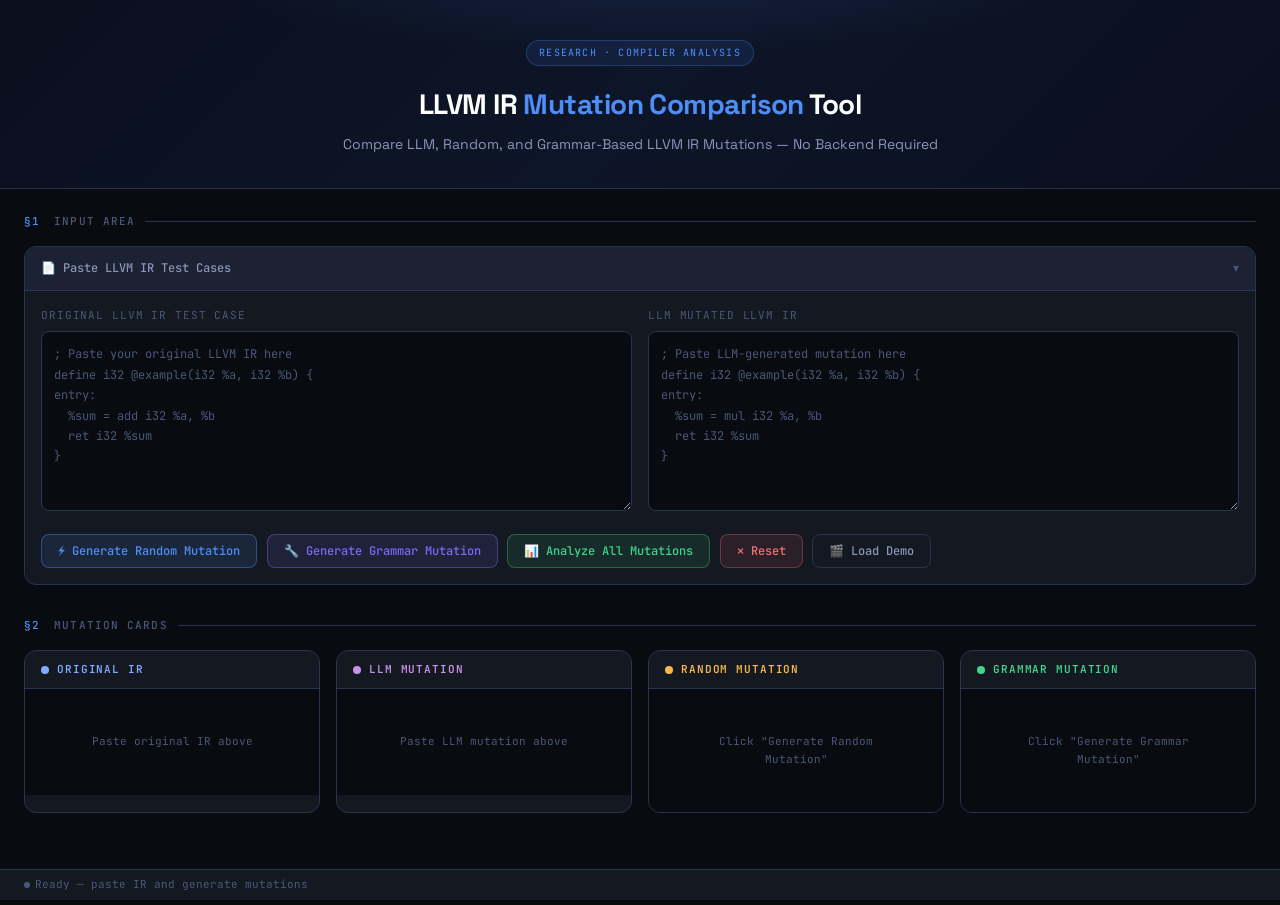
<file: llvm-mutation-tool.html>
<!DOCTYPE html>
<html lang="en">
<head>
<meta charset="UTF-8">
<meta name="viewport" content="width=device-width, initial-scale=1.0">
<title>LLVM IR Mutation Comparison Tool</title>
<style>
@import url('https://fonts.googleapis.com/css2?family=JetBrains+Mono:wght@300;400;500;600&family=Space+Grotesk:wght@300;400;500;600;700&display=swap');

*, *::before, *::after { box-sizing: border-box; margin: 0; padding: 0; }

:root {
  --bg0: #080b10;
  --bg1: #0e1117;
  --bg2: #141820;
  --bg3: #1c2233;
  --bg4: #232b3e;
  --border: #2a3350;
  --border2: #3a4a6b;
  --text: #d4daf0;
  --text2: #8896b8;
  --text3: #4a5878;
  --accent: #4f8ef7;
  --accent2: #7c6af7;
  --green: #3dd68c;
  --red: #f76f6f;
  --amber: #f7b94f;
  --teal: #3dcfcf;
  --pink: #f76fbe;
  --mono: 'JetBrains Mono', monospace;
  --sans: 'Space Grotesk', sans-serif;
  --r: 8px;
  --r2: 12px;
}

html { scroll-behavior: smooth; }
body { background: var(--bg0); color: var(--text); font-family: var(--sans); font-size: 14px; line-height: 1.6; min-height: 100vh; overflow-x: hidden; }

/* SCROLLBAR */
::-webkit-scrollbar { width: 5px; height: 5px; }
::-webkit-scrollbar-track { background: var(--bg1); }
::-webkit-scrollbar-thumb { background: var(--border2); border-radius: 3px; }

/* HEADER */
.header {
  background: linear-gradient(135deg, #0a0f1e 0%, #0d1528 50%, #0a0f1e 100%);
  border-bottom: 1px solid var(--border);
  padding: 2.5rem 2rem 2rem;
  text-align: center;
  position: relative;
  overflow: hidden;
}
.header::before {
  content: '';
  position: absolute; inset: 0;
  background: radial-gradient(ellipse 60% 80% at 50% -20%, rgba(79,142,247,.12) 0%, transparent 60%);
  pointer-events: none;
}
.header-badge {
  display: inline-block;
  font-family: var(--mono);
  font-size: 10px;
  letter-spacing: .12em;
  text-transform: uppercase;
  color: var(--accent);
  background: rgba(79,142,247,.1);
  border: 1px solid rgba(79,142,247,.25);
  padding: 4px 12px;
  border-radius: 20px;
  margin-bottom: 1rem;
}
.header h1 {
  font-size: clamp(20px, 3vw, 28px);
  font-weight: 700;
  color: #fff;
  letter-spacing: -.02em;
  margin-bottom: .4rem;
}
.header h1 span { color: var(--accent); }
.header p { color: var(--text2); font-size: 14px; }

/* LAYOUT */
.container { max-width: 1400px; margin: 0 auto; padding: 1.5rem; }
.section { margin-bottom: 2rem; }
.section-title {
  font-family: var(--mono);
  font-size: 11px;
  font-weight: 500;
  letter-spacing: .1em;
  text-transform: uppercase;
  color: var(--text3);
  margin-bottom: 1rem;
  display: flex;
  align-items: center;
  gap: 10px;
}
.section-title::after { content: ''; flex: 1; height: 1px; background: var(--border); }
.section-title span { color: var(--accent); margin-right: 4px; }

/* PANELS */
.panel {
  background: var(--bg2);
  border: 1px solid var(--border);
  border-radius: var(--r2);
  overflow: hidden;
  transition: border-color .2s;
}
.panel:hover { border-color: var(--border2); }
.panel-header {
  padding: .75rem 1rem;
  background: var(--bg3);
  border-bottom: 1px solid var(--border);
  display: flex;
  align-items: center;
  justify-content: space-between;
  cursor: pointer;
  user-select: none;
}
.panel-header:hover { background: var(--bg4); }
.panel-title { font-family: var(--mono); font-size: 12px; font-weight: 500; color: var(--text2); display: flex; align-items: center; gap: 8px; }
.panel-chevron { color: var(--text3); font-size: 12px; transition: transform .2s; }
.panel.collapsed .panel-chevron { transform: rotate(-90deg); }
.panel.collapsed .panel-body { display: none; }
.panel-body { padding: 1rem; }

/* INPUTS */
.input-grid { display: grid; grid-template-columns: 1fr 1fr; gap: 1rem; }
@media(max-width:900px) { .input-grid { grid-template-columns: 1fr; } }

.input-label {
  font-family: var(--mono);
  font-size: 11px;
  color: var(--text3);
  text-transform: uppercase;
  letter-spacing: .08em;
  margin-bottom: .4rem;
}
.ir-textarea {
  width: 100%;
  background: var(--bg0);
  border: 1px solid var(--border);
  color: var(--teal);
  font-family: var(--mono);
  font-size: 12px;
  line-height: 1.7;
  padding: .75rem;
  border-radius: var(--r);
  resize: vertical;
  min-height: 180px;
  outline: none;
  transition: border-color .2s;
  tab-size: 2;
}
.ir-textarea:focus { border-color: var(--accent); }
.ir-textarea::placeholder { color: var(--text3); }

/* BUTTONS */
.btn-row { display: flex; flex-wrap: wrap; gap: .6rem; margin-top: 1rem; }
.btn {
  display: inline-flex;
  align-items: center;
  gap: 6px;
  padding: 8px 16px;
  border-radius: var(--r);
  border: 1px solid;
  font-family: var(--mono);
  font-size: 12px;
  font-weight: 500;
  cursor: pointer;
  transition: all .15s;
  outline: none;
  white-space: nowrap;
}
.btn:active { transform: scale(.97); }
.btn-primary { background: rgba(79,142,247,.12); border-color: rgba(79,142,247,.4); color: var(--accent); }
.btn-primary:hover { background: rgba(79,142,247,.2); border-color: var(--accent); }
.btn-purple { background: rgba(124,106,247,.12); border-color: rgba(124,106,247,.4); color: var(--accent2); }
.btn-purple:hover { background: rgba(124,106,247,.2); border-color: var(--accent2); }
.btn-green { background: rgba(61,214,140,.1); border-color: rgba(61,214,140,.35); color: var(--green); }
.btn-green:hover { background: rgba(61,214,140,.18); border-color: var(--green); }
.btn-ghost { background: transparent; border-color: var(--border); color: var(--text2); }
.btn-ghost:hover { background: var(--bg3); border-color: var(--border2); color: var(--text); }
.btn-danger { background: rgba(247,111,111,.1); border-color: rgba(247,111,111,.3); color: var(--red); }
.btn-danger:hover { background: rgba(247,111,111,.18); }

/* MUTATION CARDS GRID */
.mutation-grid { display: grid; grid-template-columns: repeat(4, 1fr); gap: 1rem; }
@media(max-width:1200px) { .mutation-grid { grid-template-columns: repeat(2, 1fr); } }
@media(max-width:600px) { .mutation-grid { grid-template-columns: 1fr; } }

.mutation-card {
  background: var(--bg2);
  border-radius: var(--r2);
  border: 1px solid var(--border);
  overflow: hidden;
  transition: border-color .2s, transform .2s;
}
.mutation-card:hover { border-color: var(--border2); transform: translateY(-2px); }
.card-header {
  padding: .6rem 1rem;
  display: flex;
  align-items: center;
  gap: 8px;
  border-bottom: 1px solid var(--border);
}
.card-dot { width: 8px; height: 8px; border-radius: 50%; flex-shrink: 0; }
.card-title { font-family: var(--mono); font-size: 11px; font-weight: 600; text-transform: uppercase; letter-spacing: .08em; }
.card-body-ir { padding: .75rem; background: var(--bg0); max-height: 280px; overflow-y: auto; }
.card-body-ir pre { font-family: var(--mono); font-size: 11px; line-height: 1.8; white-space: pre-wrap; word-break: break-all; }
.empty-ir { color: var(--text3); font-family: var(--mono); font-size: 11px; padding: 2rem; text-align: center; }

/* SYNTAX HIGHLIGHTING */
.kw { color: #c792ea; }
.ty { color: #82aaff; }
.fn { color: #ffcb6b; }
.num { color: #f78c6c; }
.cm { color: #546e7a; font-style: italic; }
.lb { color: var(--teal); }
.op { color: #f07178; }
.reg { color: #c3e88d; }
.str { color: #c3e88d; }

/* METRICS TABLE */
.metrics-table { width: 100%; border-collapse: collapse; font-size: 13px; }
.metrics-table th {
  background: var(--bg3);
  color: var(--text2);
  font-family: var(--mono);
  font-size: 11px;
  font-weight: 500;
  text-transform: uppercase;
  letter-spacing: .06em;
  padding: 10px 14px;
  text-align: left;
  border-bottom: 1px solid var(--border);
}
.metrics-table th:not(:first-child) { text-align: center; }
.metrics-table td { padding: 9px 14px; border-bottom: 1px solid rgba(42,51,80,.5); color: var(--text2); vertical-align: middle; }
.metrics-table td:first-child { font-family: var(--mono); font-size: 12px; color: var(--text3); }
.metrics-table td:not(:first-child) { text-align: center; }
.metrics-table tr:hover td { background: rgba(255,255,255,.02); }
.metric-val { font-family: var(--mono); font-weight: 600; color: var(--text); }
.metric-best { color: var(--green); }

/* VALIDATION BADGES */
.badge-row { display: flex; flex-wrap: wrap; gap: 6px; }
.badge {
  display: inline-flex;
  align-items: center;
  gap: 5px;
  padding: 3px 9px;
  border-radius: 4px;
  font-family: var(--mono);
  font-size: 11px;
  font-weight: 500;
}
.badge-pass { background: rgba(61,214,140,.12); color: var(--green); border: 1px solid rgba(61,214,140,.3); }
.badge-fail { background: rgba(247,111,111,.1); color: var(--red); border: 1px solid rgba(247,111,111,.25); }
.badge-warn { background: rgba(247,185,79,.1); color: var(--amber); border: 1px solid rgba(247,185,79,.25); }

/* PROGRESS BARS */
.progress-row { display: flex; align-items: center; gap: 10px; margin-bottom: .75rem; }
.progress-label { font-family: var(--mono); font-size: 11px; color: var(--text2); width: 180px; flex-shrink: 0; }
.progress-bar-wrap { flex: 1; background: var(--bg3); border-radius: 10px; height: 8px; overflow: hidden; }
.progress-bar { height: 100%; border-radius: 10px; transition: width .6s cubic-bezier(.4,0,.2,1); }
.progress-val { font-family: var(--mono); font-size: 11px; color: var(--text2); width: 36px; text-align: right; flex-shrink: 0; }

/* CFG DIAGRAM */
.cfg-grid { display: grid; grid-template-columns: repeat(4, 1fr); gap: 1rem; }
@media(max-width:1200px) { .cfg-grid { grid-template-columns: repeat(2, 1fr); } }
@media(max-width:600px) { .cfg-grid { grid-template-columns: 1fr; } }

.cfg-card { background: var(--bg2); border: 1px solid var(--border); border-radius: var(--r2); padding: 1rem; }
.cfg-card-title { font-family: var(--mono); font-size: 11px; text-transform: uppercase; letter-spacing: .08em; margin-bottom: 1rem; text-align: center; }
.cfg-diagram { display: flex; flex-direction: column; align-items: center; gap: 0; }
.cfg-node {
  padding: 6px 14px;
  border-radius: 6px;
  font-family: var(--mono);
  font-size: 11px;
  font-weight: 500;
  text-align: center;
  white-space: nowrap;
  min-width: 80px;
}
.cfg-entry { background: rgba(79,142,247,.15); border: 1px solid rgba(79,142,247,.4); color: var(--accent); }
.cfg-block { background: rgba(61,207,207,.1); border: 1px solid rgba(61,207,207,.3); color: var(--teal); }
.cfg-branch { background: rgba(247,185,79,.1); border: 1px solid rgba(247,185,79,.3); color: var(--amber); }
.cfg-exit { background: rgba(61,214,140,.1); border: 1px solid rgba(61,214,140,.3); color: var(--green); }
.cfg-arrow { color: var(--text3); font-family: var(--mono); font-size: 14px; line-height: 1; padding: 2px 0; }
.cfg-parallel { display: flex; gap: 8px; align-items: flex-start; }
.cfg-parallel-col { display: flex; flex-direction: column; align-items: center; gap: 0; }
.cfg-merge { display: flex; align-items: center; gap: 4px; font-family: var(--mono); font-size: 10px; color: var(--text3); }

/* CONCLUSION */
.conclusion-box {
  background: var(--bg2);
  border: 1px solid var(--border);
  border-left: 3px solid var(--accent);
  border-radius: var(--r2);
  padding: 1.25rem 1.5rem;
}
.conclusion-text { font-size: 14px; color: var(--text2); line-height: 1.8; }
.conclusion-text strong { color: var(--text); font-weight: 600; }

/* SCORE CELLS in evaluation */
.eval-grid { display: grid; grid-template-columns: repeat(3, 1fr); gap: 1rem; margin-bottom: 1rem; }
@media(max-width:800px) { .eval-grid { grid-template-columns: 1fr; } }
.eval-card { background: var(--bg3); border: 1px solid var(--border); border-radius: var(--r); padding: 1rem; }
.eval-card-title { font-family: var(--mono); font-size: 11px; text-transform: uppercase; letter-spacing: .07em; color: var(--text3); margin-bottom: .5rem; }
.eval-card-name { font-size: 13px; font-weight: 600; color: var(--text); margin-bottom: .75rem; }

/* VALIDATION GRID */
.val-grid { display: grid; grid-template-columns: repeat(4, 1fr); gap: 1rem; }
@media(max-width:1000px) { .val-grid { grid-template-columns: repeat(2, 1fr); } }

.val-card { background: var(--bg2); border: 1px solid var(--border); border-radius: var(--r2); overflow: hidden; }
.val-card-title { padding: .6rem 1rem; background: var(--bg3); border-bottom: 1px solid var(--border); font-family: var(--mono); font-size: 11px; text-transform: uppercase; letter-spacing: .07em; color: var(--text2); }
.val-card-body { padding: .75rem 1rem; }

/* FLASH ANIMATION */
@keyframes pulse { 0%,100%{opacity:1} 50%{opacity:.5} }
.loading { animation: pulse 1s infinite; color: var(--text3); font-family: var(--mono); font-size: 12px; padding: 1rem; text-align: center; }

/* DIVIDER */
hr { border: none; border-top: 1px solid var(--border); margin: 1.5rem 0; }

/* DIFF HIGHLIGHT */
.diff-add { background: rgba(61,214,140,.08); color: var(--green); }
.diff-del { background: rgba(247,111,111,.08); color: var(--red); text-decoration: line-through; opacity: .6; }

/* TOOLTIP */
[data-tip] { position: relative; cursor: help; }
[data-tip]::after {
  content: attr(data-tip);
  position: absolute;
  bottom: calc(100% + 6px);
  left: 50%;
  transform: translateX(-50%);
  background: var(--bg4);
  border: 1px solid var(--border2);
  color: var(--text);
  font-family: var(--mono);
  font-size: 11px;
  padding: 4px 8px;
  border-radius: 4px;
  white-space: nowrap;
  pointer-events: none;
  opacity: 0;
  transition: opacity .15s;
  z-index: 10;
}
[data-tip]:hover::after { opacity: 1; }

/* STATUS BAR */
.status-bar {
  position: fixed;
  bottom: 0; left: 0; right: 0;
  background: var(--bg2);
  border-top: 1px solid var(--border);
  padding: 6px 1.5rem;
  display: flex;
  align-items: center;
  gap: 1.5rem;
  font-family: var(--mono);
  font-size: 11px;
  color: var(--text3);
  z-index: 50;
}
.status-item { display: flex; align-items: center; gap: 5px; }
.status-dot { width: 6px; height: 6px; border-radius: 50%; }
.status-dot.green { background: var(--green); box-shadow: 0 0 6px var(--green); }
.status-dot.gray { background: var(--text3); }

body { padding-bottom: 36px; }
</style>
</head>
<body>

<div class="header">
  <div class="header-badge">research · compiler analysis</div>
  <h1>LLVM IR <span>Mutation Comparison</span> Tool</h1>
  <p>Compare LLM, Random, and Grammar-Based LLVM IR Mutations — No Backend Required</p>
</div>

<div class="container">

<!-- SECTION 2: INPUT -->
<div class="section">
  <div class="section-title"><span>§1</span> Input Area</div>
  <div class="panel">
    <div class="panel-header" onclick="togglePanel(this)">
      <span class="panel-title">📄 Paste LLVM IR Test Cases</span>
      <span class="panel-chevron">▾</span>
    </div>
    <div class="panel-body">
      <div class="input-grid">
        <div>
          <div class="input-label">Original LLVM IR Test Case</div>
          <textarea class="ir-textarea" id="ir-original" placeholder="; Paste your original LLVM IR here&#10;define i32 @example(i32 %a, i32 %b) {&#10;entry:&#10;  %sum = add i32 %a, %b&#10;  ret i32 %sum&#10;}" spellcheck="false"></textarea>
        </div>
        <div>
          <div class="input-label">LLM Mutated LLVM IR</div>
          <textarea class="ir-textarea" id="ir-llm" placeholder="; Paste LLM-generated mutation here&#10;define i32 @example(i32 %a, i32 %b) {&#10;entry:&#10;  %sum = mul i32 %a, %b&#10;  ret i32 %sum&#10;}" spellcheck="false"></textarea>
        </div>
      </div>
      <div class="btn-row">
        <button class="btn btn-primary" onclick="generateRandom()">⚡ Generate Random Mutation</button>
        <button class="btn btn-purple" onclick="generateGrammar()">🔧 Generate Grammar Mutation</button>
        <button class="btn btn-green" onclick="analyzeAll()">📊 Analyze All Mutations</button>
        <button class="btn btn-danger" onclick="resetAll()">✕ Reset</button>
      </div>
    </div>
  </div>
</div>

<!-- SECTION 3: MUTATION DISPLAY -->
<div class="section">
  <div class="section-title"><span>§2</span> Mutation Cards</div>
  <div class="mutation-grid">
    <div class="mutation-card" id="card-original">
      <div class="card-header">
        <div class="card-dot" style="background:#82aaff"></div>
        <span class="card-title" style="color:#82aaff">Original IR</span>
      </div>
      <div class="card-body-ir" id="display-original"><div class="empty-ir">Paste original IR above</div></div>
    </div>
    <div class="mutation-card" id="card-llm">
      <div class="card-header">
        <div class="card-dot" style="background:#c792ea"></div>
        <span class="card-title" style="color:#c792ea">LLM Mutation</span>
      </div>
      <div class="card-body-ir" id="display-llm"><div class="empty-ir">Paste LLM mutation above</div></div>
    </div>
    <div class="mutation-card" id="card-random">
      <div class="card-header">
        <div class="card-dot" style="background:#f7b94f"></div>
        <span class="card-title" style="color:#f7b94f">Random Mutation</span>
      </div>
      <div class="card-body-ir" id="display-random"><div class="empty-ir">Click "Generate Random Mutation"</div></div>
    </div>
    <div class="mutation-card" id="card-grammar">
      <div class="card-header">
        <div class="card-dot" style="background:#3dd68c"></div>
        <span class="card-title" style="color:#3dd68c">Grammar Mutation</span>
      </div>
      <div class="card-body-ir" id="display-grammar"><div class="empty-ir">Click "Generate Grammar Mutation"</div></div>
    </div>
  </div>
</div>

<!-- SECTION 4+5: ANALYSIS & VALIDATION -->
<div class="section" id="analysis-section" style="display:none">
  <div class="section-title"><span>§3</span> IR Analysis Engine</div>

  <div class="val-grid" id="validation-grid" style="margin-bottom:1rem">
    <!-- filled by JS -->
  </div>

  <div class="panel">
    <div class="panel-header" onclick="togglePanel(this)">
      <span class="panel-title">📋 Instruction Metrics</span>
      <span class="panel-chevron">▾</span>
    </div>
    <div class="panel-body" style="overflow-x:auto">
      <table class="metrics-table" id="metrics-table">
        <thead>
          <tr>
            <th>Metric</th>
            <th style="color:#82aaff">Original</th>
            <th style="color:#c792ea">LLM</th>
            <th style="color:#f7b94f">Random</th>
            <th style="color:#3dd68c">Grammar</th>
          </tr>
        </thead>
        <tbody id="metrics-body"></tbody>
      </table>
    </div>
  </div>
</div>

<!-- SECTION 6: COMPARISON DASHBOARD -->
<div class="section" id="comparison-section" style="display:none">
  <div class="section-title"><span>§4</span> Comparison Dashboard</div>
  <div class="panel">
    <div class="panel-header" onclick="togglePanel(this)">
      <span class="panel-title">📊 Full Comparison Table</span>
      <span class="panel-chevron">▾</span>
    </div>
    <div class="panel-body" style="overflow-x:auto">
      <table class="metrics-table" id="comparison-table">
        <thead>
          <tr>
            <th>Metric</th>
            <th style="color:#c792ea">LLM</th>
            <th style="color:#f7b94f">Random</th>
            <th style="color:#3dd68c">Grammar</th>
          </tr>
        </thead>
        <tbody id="comparison-body"></tbody>
      </table>
    </div>
  </div>
</div>

<!-- SECTION 7: RESEARCH EVALUATION -->
<div class="section" id="eval-section" style="display:none">
  <div class="section-title"><span>§5</span> Research Evaluation</div>
  <div class="eval-grid" id="eval-cards"></div>
  <div class="panel">
    <div class="panel-header" onclick="togglePanel(this)">
      <span class="panel-title">📈 Evaluation Scores</span>
      <span class="panel-chevron">▾</span>
    </div>
    <div class="panel-body" id="eval-bars"></div>
  </div>
</div>

<!-- SECTION 8: TRADITIONAL vs LLM -->
<div class="section" id="final-table-section" style="display:none">
  <div class="section-title"><span>§6</span> Traditional vs LLM Comparison</div>
  <div class="panel">
    <div class="panel-header" onclick="togglePanel(this)">
      <span class="panel-title">🔬 Final Research Report</span>
      <span class="panel-chevron">▾</span>
    </div>
    <div class="panel-body" style="overflow-x:auto">
      <table class="metrics-table" id="final-table">
        <thead>
          <tr>
            <th>Metric</th>
            <th style="color:#c792ea">LLM</th>
            <th style="color:#f7b94f">Random</th>
            <th style="color:#3dd68c">Grammar</th>
          </tr>
        </thead>
        <tbody id="final-body"></tbody>
      </table>
    </div>
  </div>
</div>

<!-- SECTION 9: CFG SUMMARY -->
<div class="section" id="cfg-section" style="display:none">
  <div class="section-title"><span>§7</span> Visual CFG Summary</div>
  <div class="cfg-grid" id="cfg-grid"></div>
</div>

<!-- SECTION 10: CONCLUSION -->
<div class="section" id="conclusion-section" style="display:none">
  <div class="section-title"><span>§8</span> Research Conclusion</div>
  <div class="conclusion-box">
    <div class="conclusion-text" id="conclusion-text"></div>
  </div>
</div>

</div><!-- /container -->

<div class="status-bar">
  <span class="status-item"><span class="status-dot" id="status-dot" style="background:var(--text3)"></span><span id="status-text">Ready — paste IR and generate mutations</span></span>
  <span class="status-item" id="status-counts"></span>
</div>

<script>
// ─── STATE ──────────────────────────────────────────────────────────────────
const state = {
  original: '', llm: '', random: '', grammar: '',
  metrics: {}, analyzed: false
};

// ─── SYNTAX HIGHLIGHTER ─────────────────────────────────────────────────────
function highlight(code) {
  if (!code || !code.trim()) return '<span style="color:var(--text3)">; (empty)</span>';
  const esc = s => s.replace(/&/g,'&amp;').replace(/</g,'&lt;').replace(/>/g,'&gt;');
  const lines = code.split('\n');
  return lines.map(line => {
    let l = esc(line);
    // comments
    if (/^\s*;/.test(line)) return `<span class="cm">${l}</span>`;
    // labels
    if (/^\s*\w[\w.]*:$/.test(line.trim())) return `<span class="lb">${l}</span>`;
    // keywords
    const kws = ['define','declare','ret','br','call','load','store','alloca','phi','getelementptr','bitcast','trunc','zext','sext','fpext','fptrunc','sitofp','fptosi','ptrtoint','inttoptr','unreachable','switch','indirectbr','invoke','resume','landingpad','to','label','align','global','constant','type','external','internal','private','dso_local','unnamed_addr','nounwind','uwtable','readnone','willreturn','mustprogress','nsw','nuw','exact','inbounds'];
    const types = ['i1','i8','i16','i32','i64','i128','float','double','void','ptr','i8\\*','i32\\*','i64\\*'];
    const arith = ['add','sub','mul','udiv','sdiv','urem','srem','fadd','fsub','fmul','fdiv','frem','shl','lshr','ashr','and','or','xor','icmp','fcmp','select'];
    const cmps = ['eq','ne','slt','sgt','sle','sge','ult','ugt','ule','uge','oeq','one','olt','ogt','ole','oge'];

    types.forEach(t => { l = l.replace(new RegExp(`\\b(${t})\\b`,'g'), '<span class="ty">$1</span>'); });
    kws.forEach(k => { l = l.replace(new RegExp(`\\b(${k})\\b`,'g'), '<span class="kw">$1</span>'); });
    arith.forEach(a => { l = l.replace(new RegExp(`\\b(${a})\\b`,'g'), '<span class="op">$1</span>'); });
    cmps.forEach(c => { l = l.replace(new RegExp(`\\b(${c})\\b`,'g'), '<span class="fn">$1</span>'); });
    // SSA registers
    l = l.replace(/(%[\w.]+)/g, '<span class="reg">$1</span>');
    // @functions
    l = l.replace(/(@[\w.]+)/g, '<span class="fn">$1</span>');
    // numbers
    l = l.replace(/\b(\d+)\b/g, '<span class="num">$1</span>');
    return l;
  }).join('\n');
}

// ─── DISPLAY CARD ────────────────────────────────────────────────────────────
function displayIR(containerId, code) {
  const el = document.getElementById(containerId);
  if (!code || !code.trim()) {
    el.innerHTML = '<div class="empty-ir">No IR available</div>';
    return;
  }
  el.innerHTML = `<pre>${highlight(code)}</pre>`;
}

// Update displays when user types
document.getElementById('ir-original').addEventListener('input', function() {
  state.original = this.value;
  displayIR('display-original', this.value);
  setStatus('gray', 'Original IR updated');
});
document.getElementById('ir-llm').addEventListener('input', function() {
  state.llm = this.value;
  displayIR('display-llm', this.value);
  setStatus('gray', 'LLM mutation updated');
});

// ─── RANDOM MUTATION ENGINE ──────────────────────────────────────────────────
function generateRandom() {
  const src = state.original || document.getElementById('ir-original').value;
  if (!src.trim()) { alert('Please paste an Original IR first.'); return; }
  state.original = src;
  displayIR('display-original', src);

  const mutations = [
    [/\badd\b/g, 'mul'],
    [/\bmul\b/g, 'add'],
    [/\bsub\b/g, 'xor'],
    [/\bxor\b/g, 'sub'],
    [/\bicmp eq\b/g, 'icmp ne'],
    [/\bicmp ne\b/g, 'icmp eq'],
    [/\bicmp slt\b/g, 'icmp sgt'],
    [/\bicmp sgt\b/g, 'icmp slt'],
    [/\bicmp ule\b/g, 'icmp uge'],
    [/\bicmp uge\b/g, 'icmp ule'],
    [/\bsdiv\b/g, 'udiv'],
    [/\budiv\b/g, 'sdiv'],
    [/\bsrem\b/g, 'urem'],
    [/\blshr\b/g, 'ashr'],
    [/\bashr\b/g, 'lshr'],
    [/\bfadd\b/g, 'fsub'],
    [/\bfsub\b/g, 'fadd'],
    [/\bfmul\b/g, 'fdiv'],
    [/\bor\b/g, 'and'],
    [/\band\b/g, 'or'],
  ];

  let mutated = src;
  let applied = 0;
  // Apply 1-3 random mutations
  const shuffled = mutations.sort(() => Math.random() - .5);
  for (const [from, to] of shuffled) {
    if (from.test(mutated)) {
      mutated = mutated.replace(from, to);
      applied++;
      if (applied >= 2) break;
    }
  }

  // Randomly negate a constant occasionally
  if (Math.random() > .5) {
    mutated = mutated.replace(/\b(\d{1,4})\b(?![\w:])/g, (m, n) => {
      if (Math.random() > .85 && n !== '0') return String(parseInt(n) + 1);
      return m;
    });
  }

  state.random = mutated;
  displayIR('display-random', mutated);
  setStatus('green', `Random mutation applied (${applied} substitution${applied!==1?'s':''})`);
}

// ─── GRAMMAR-BASED MUTATION ENGINE ───────────────────────────────────────────
function generateGrammar() {
  const src = state.original || document.getElementById('ir-original').value;
  if (!src.trim()) { alert('Please paste an Original IR first.'); return; }
  state.original = src;

  // Parse first function body
  const funcMatch = src.match(/(define[^\{]+\{)([\s\S]*?)(\}[^\{]*?)$/);
  if (!funcMatch) {
    // Fallback: append a new block
    state.grammar = src + '\n; [grammar: no function found, kept original]\n';
    displayIR('display-grammar', state.grammar);
    return;
  }

  const prefix = funcMatch[1];
  const body = funcMatch[2];
  const suffix = funcMatch[3];

  // Extract existing SSA regs
  const regs = [...new Set([...body.matchAll(/%(\w+)\s*=/g)].map(m => m[1]))];
  const getType = () => ['i32','i64','i8','i1','i32'][Math.floor(Math.random()*4)];
  const freshName = () => `%_g${Math.floor(Math.random()*9000+1000)}`;

  let additions = [];

  // 1. Insert an SSA arithmetic instruction using existing regs
  if (regs.length >= 2) {
    const r1 = `%${regs[Math.floor(Math.random()*regs.length)]}`;
    const r2 = `%${regs[Math.floor(Math.random()*regs.length)]}`;
    const t = 'i32';
    const ops = ['add','sub','and','or','xor'];
    const op = ops[Math.floor(Math.random()*ops.length)];
    const name = freshName();
    additions.push(`  ${name} = ${op} ${t} ${r1}, ${r2}   ; [grammar: inserted ${op}]`);
  } else {
    // use constants
    const name = freshName();
    additions.push(`  ${name} = add i32 0, 0   ; [grammar: inserted constant arithmetic]`);
  }

  // 2. Insert a comparison
  const cmpName = freshName();
  const cmpOps = ['icmp eq','icmp ne','icmp slt','icmp sgt'];
  const cmpOp = cmpOps[Math.floor(Math.random()*cmpOps.length)];
  if (regs.length >= 1) {
    const r = `%${regs[0]}`;
    additions.push(`  ${cmpName} = ${cmpOp} i32 ${r}, 0   ; [grammar: inserted comparison]`);
  } else {
    additions.push(`  ${cmpName} = icmp eq i32 0, 0   ; [grammar: inserted comparison]`);
  }

  // 3. Insert a new basic block with a branch before first ret
  const retIdx = body.lastIndexOf('ret ');
  let newBody;
  if (retIdx !== -1) {
    const beforeRet = body.slice(0, retIdx);
    const retLine = body.slice(retIdx);
    const insertBlock = `\n  ; [grammar: new SSA variable block]\n${additions.join('\n')}\n`;
    const branchBlock = `\n_grammar_check:\n  ; grammar-added block\n  br label %_grammar_exit\n_grammar_exit:\n`;
    newBody = beforeRet + insertBlock + retLine;
  } else {
    newBody = body + additions.join('\n') + '\n';
  }

  state.grammar = prefix + newBody + suffix;
  displayIR('display-grammar', state.grammar);
  setStatus('green', 'Grammar-based mutation generated');
}

// ─── ANALYSIS ENGINE ─────────────────────────────────────────────────────────
function analyzeIR(code) {
  if (!code || !code.trim()) return null;
  const lines = code.split('\n');
  const countInstr = (re) => lines.filter(l => re.test(l)).length;

  const add = countInstr(/\badd\b/);
  const sub = countInstr(/\bsub\b/);
  const mul = countInstr(/\bmul\b/);
  const div = countInstr(/\b[su]div\b/);
  const icmp = countInstr(/\bicmp\b/);
  const phi = countInstr(/\bphi\b/);
  const br = countInstr(/\bbr\b/);
  const ret = countInstr(/\bret\b/);
  const load = countInstr(/\bload\b/);
  const store = countInstr(/\bstore\b/);
  const call = countInstr(/\bcall\b/);
  const allInstr = add+sub+mul+div+icmp+phi+br+ret+load+store+call;

  const blocks = lines.filter(l => /^\s*[\w.]+:\s*$/.test(l.trim()) || /^\s*[\w.]+:(\s*;.*)?$/.test(l.trim())).length + 1;
  const ssaVars = new Set([...code.matchAll(/%[\w.]+(?=\s*=)/g)].map(m=>m[0])).size;
  const cfg = br + blocks;
  const loops = lines.filter(l => /\bphi\b/.test(l) || /br\s+label/.test(l)).length;
  const memOps = load + store;

  // Validation
  const hasDef = /\bdefine\b/.test(code);
  const hasRet = /\bret\b/.test(code);
  const hasSSA = /(%[\w.]+\s*=)/.test(code);
  const openB = (code.match(/\{/g)||[]).length;
  const closeB = (code.match(/\}/g)||[]).length;
  const balanced = openB === closeB && openB > 0;
  const hasLabel = /^\s*[\w.]+:\s*$/m.test(code);
  const hasLabelIfBr = !br || hasLabel;
  const valScore = [hasDef,hasRet,hasSSA,balanced,hasLabelIfBr].filter(Boolean).length;

  return { add,sub,mul,div,icmp,phi,br,ret,load,store,call,allInstr,blocks,ssaVars,cfg,loops,memOps,hasDef,hasRet,hasSSA,balanced,hasLabel,hasLabelIfBr,valScore };
}

function mutDist(a, b) {
  if (!a || !b) return {added:0, removed:0};
  const la = new Set(a.split('\n').map(l=>l.trim()).filter(Boolean));
  const lb = new Set(b.split('\n').map(l=>l.trim()).filter(Boolean));
  const added = [...lb].filter(l=>!la.has(l)).length;
  const removed = [...la].filter(l=>!lb.has(l)).length;
  return {added, removed};
}

function analyzeAll() {
  state.original = document.getElementById('ir-original').value;
  state.llm = document.getElementById('ir-llm').value;

  if (!state.random) generateRandom();
  if (!state.grammar) generateGrammar();

  displayIR('display-original', state.original);
  displayIR('display-llm', state.llm);

  const mo = analyzeIR(state.original);
  const ml = analyzeIR(state.llm);
  const mr = analyzeIR(state.random);
  const mg = analyzeIR(state.grammar);

  if (!mo) { alert('Please paste an Original IR first.'); return; }

  state.metrics = { original: mo, llm: ml, random: mr, grammar: mg };

  const distL = mutDist(state.original, state.llm);
  const distR = mutDist(state.original, state.random);
  const distG = mutDist(state.original, state.grammar);

  // VALIDATION CARDS
  renderValidation(mo, ml, mr, mg);

  // METRICS TABLE
  const mbody = document.getElementById('metrics-body');
  const best = (vals, hi=true) => {
    const nums = vals.map(Number);
    const target = hi ? Math.max(...nums) : Math.min(...nums.filter(n=>n>0)||[0]);
    return nums.map(n => n === target ? 'metric-best' : '');
  };

  const rows = [
    ['Total Instructions', mo.allInstr, ml?.allInstr??'—', mr?.allInstr??'—', mg?.allInstr??'—'],
    ['add count', mo.add, ml?.add??'—', mr?.add??'—', mg?.add??'—'],
    ['sub count', mo.sub, ml?.sub??'—', mr?.sub??'—', mg?.sub??'—'],
    ['mul count', mo.mul, ml?.mul??'—', mr?.mul??'—', mg?.mul??'—'],
    ['icmp count', mo.icmp, ml?.icmp??'—', mr?.icmp??'—', mg?.icmp??'—'],
    ['phi count', mo.phi, ml?.phi??'—', mr?.phi??'—', mg?.phi??'—'],
    ['br count', mo.br, ml?.br??'—', mr?.br??'—', mg?.br??'—'],
    ['load/store', mo.memOps, ml?.memOps??'—', mr?.memOps??'—', mg?.memOps??'—'],
    ['call count', mo.call, ml?.call??'—', mr?.call??'—', mg?.call??'—'],
    ['Basic Blocks', mo.blocks, ml?.blocks??'—', mr?.blocks??'—', mg?.blocks??'—'],
    ['SSA Variables', mo.ssaVars, ml?.ssaVars??'—', mr?.ssaVars??'—', mg?.ssaVars??'—'],
    ['CFG Complexity', mo.cfg, ml?.cfg??'—', mr?.cfg??'—', mg?.cfg??'—'],
    ['Validation Score', mo.valScore+'/5', (ml?.valScore??0)+'/5', (mr?.valScore??0)+'/5', (mg?.valScore??0)+'/5'],
  ];

  mbody.innerHTML = rows.map(([label,orig,...rest]) => {
    const vals = rest.map(v=>v);
    const bests = best(rest.map(v=>typeof v==='string'&&v.includes('/')?parseInt(v):Number(v)||0));
    return `<tr>
      <td>${label}</td>
      <td><span class="metric-val">${orig}</span></td>
      ${rest.map((v,i)=>`<td><span class="metric-val ${bests[i]}">${v}</span></td>`).join('')}
    </tr>`;
  }).join('');

  // COMPARISON TABLE
  const cbody = document.getElementById('comparison-body');
  const crows = [
    ['Instruction Count', ml?.allInstr??'—', mr?.allInstr??'—', mg?.allInstr??'—'],
    ['Basic Blocks', ml?.blocks??'—', mr?.blocks??'—', mg?.blocks??'—'],
    ['PHI Nodes', ml?.phi??'—', mr?.phi??'—', mg?.phi??'—'],
    ['CFG Complexity', ml?.cfg??'—', mr?.cfg??'—', mg?.cfg??'—'],
    ['SSA Variables', ml?.ssaVars??'—', mr?.ssaVars??'—', mg?.ssaVars??'—'],
    ['Added Instructions', distL.added, distR.added, distG.added],
    ['Removed Instructions', distL.removed, distR.removed, distG.removed],
    ['Validation Score', (ml?.valScore??0)+'/5', (mr?.valScore??0)+'/5', (mg?.valScore??0)+'/5'],
  ];
  cbody.innerHTML = crows.map(([label,...vals]) => {
    return `<tr><td>${label}</td>${vals.map(v=>`<td><span class="metric-val">${v}</span></td>`).join('')}</tr>`;
  }).join('');

  // RESEARCH EVALUATION
  renderEvaluation(ml, mr, mg, distL, distR, distG, mo);

  // FINAL TABLE
  renderFinalTable(ml, mr, mg, distL, distR, distG, mo);

  // CFG
  renderCFG(mo, ml, mr, mg);

  // CONCLUSION
  renderConclusion(ml, mr, mg, distL, distR, distG);

  // SHOW SECTIONS
  ['analysis-section','comparison-section','eval-section','final-table-section','cfg-section','conclusion-section']
    .forEach(id => document.getElementById(id).style.display = '');

  state.analyzed = true;
  setStatus('green', 'Analysis complete');
  document.getElementById('analysis-section').scrollIntoView({ behavior: 'smooth', block: 'start' });
}

function renderValidation(mo, ml, mr, mg) {
  const grid = document.getElementById('validation-grid');
  const checks = ['Has define','Has ret','Uses SSA','Balanced braces','Labels if branches'];
  const data = [
    {name:'Original', color:'#82aaff', m:mo},
    {name:'LLM', color:'#c792ea', m:ml},
    {name:'Random', color:'#f7b94f', m:mr},
    {name:'Grammar', color:'#3dd68c', m:mg},
  ];
  grid.innerHTML = data.map(({name,color,m}) => {
    if (!m) return `<div class="val-card"><div class="val-card-title" style="color:${color}">${name}</div><div class="val-card-body"><div class="badge badge-warn">No IR</div></div></div>`;
    const vals = [m.hasDef,m.hasRet,m.hasSSA,m.balanced,m.hasLabelIfBr];
    const badges = checks.map((c,i) =>
      `<div class="badge ${vals[i]?'badge-pass':'badge-fail'}" style="margin-bottom:4px">${vals[i]?'✓':'✗'} ${c}</div>`
    ).join('');
    return `<div class="val-card">
      <div class="val-card-title" style="color:${color}">${name} — ${m.valScore}/5</div>
      <div class="val-card-body">${badges}</div>
    </div>`;
  }).join('');
}

function pct(val, max) { return Math.min(100, Math.round((val/max)*100)); }

function scoreColor(s) {
  if (s >= 70) return 'var(--green)';
  if (s >= 40) return 'var(--amber)';
  return 'var(--red)';
}

function renderEvaluation(ml, mr, mg, distL, distR, distG, mo) {
  const evalColors = ['#c792ea','#f7b94f','#3dd68c'];
  const evalNames = ['LLM Mutation','Random Mutation','Grammar Mutation'];
  const metrics = [ml,mr,mg];
  const dists = [distL,distR,distG];

  // Valid IR probability (heuristic)
  const validProb = metrics.map(m => m ? Math.round((m.valScore/5)*100) : 0);
  // Structural diversity (CFG diff from original)
  const structDiv = metrics.map((m,i) => m ? Math.min(100, Math.round(((Math.abs((m.cfg||0)-(mo.cfg||0))+1)/(mo.cfg+1))*80 + (dists[i].added*3))) : 0);
  // Opt interest
  const optInt = metrics.map(m => m ? Math.min(100, Math.round((m.loops*15 + m.phi*20 + m.br*10 + m.memOps*15 + m.allInstr*2))) : 0);
  // Novelty
  const novelty = metrics.map((m,i) => m ? Math.min(100, Math.round((dists[i].added*10 + dists[i].removed*8 + Math.abs((m.ssaVars||0)-(mo.ssaVars||0))*5))) : 0);

  const ecards = document.getElementById('eval-cards');
  ecards.innerHTML = evalNames.map((name,i) => {
    const m = metrics[i]; if (!m) return '';
    const overall = Math.round((validProb[i]+structDiv[i]+optInt[i]+novelty[i])/4);
    return `<div class="eval-card">
      <div class="eval-card-title">Overall Score</div>
      <div class="eval-card-name" style="color:${evalColors[i]}">${name}</div>
      <div style="font-family:var(--mono);font-size:28px;font-weight:700;color:${scoreColor(overall)}">${overall}</div>
      <div style="font-family:var(--mono);font-size:11px;color:var(--text3)">/ 100</div>
    </div>`;
  }).join('');

  const ebars = document.getElementById('eval-bars');
  const barDefs = [
    {label:'Valid IR Probability',    vals:validProb, colors:evalColors},
    {label:'Structural Diversity',    vals:structDiv, colors:evalColors},
    {label:'Optimization Interest',   vals:optInt,    colors:evalColors},
    {label:'Novelty Score',           vals:novelty,   colors:evalColors},
  ];
  const mutLabels = ['LLM','Rnd','Grm'];
  ebars.innerHTML = barDefs.map(({label,vals,colors}) => `
    <div style="margin-bottom:1.25rem">
      <div style="font-family:var(--mono);font-size:11px;color:var(--text2);margin-bottom:.5rem">${label}</div>
      ${vals.map((v,i) => `
        <div class="progress-row">
          <div class="progress-label" style="color:${colors[i]};width:130px">${evalNames[i].split(' ')[0]}</div>
          <div class="progress-bar-wrap"><div class="progress-bar" style="width:${v}%;background:${colors[i]}"></div></div>
          <div class="progress-val">${v}%</div>
        </div>`).join('')}
    </div>`).join('');
}

function renderFinalTable(ml, mr, mg, distL, distR, distG, mo) {
  const tbody = document.getElementById('final-body');
  const m = [ml,mr,mg];
  const d = [distL,distR,distG];
  const validPct = m.map(x => x ? Math.round((x.valScore/5)*100)+'%' : '—');
  const ssaErr = m.map(x => x ? (x.hasSSA?'0':'1+') : '—');
  const phiErr = m.map(x => {
    if (!x) return '—';
    // Heuristic: phi error if phi>0 but blocks<=1
    return (x.phi > 0 && x.blocks <= 1) ? '1' : '0';
  });
  const useful = m.map((x,i) => x ? (d[i].added > 0 || d[i].removed > 0 ? 'Yes' : 'No') : '—');
  const uniqueCFG = m.map((x,i) => {
    if (!x) return '—';
    return (x.cfg !== mo.cfg || x.blocks !== mo.blocks) ? 'Yes' : 'No';
  });

  const rows = [
    ['Valid IR %', ...validPct],
    ['SSA Errors (est.)', ...ssaErr],
    ['PHI Errors (est.)', ...phiErr],
    ['Useful Mutations', ...useful],
    ['Unique CFGs', ...uniqueCFG],
    ['Instruction Delta', ...d.map(x=>`+${x.added}/-${x.removed}`)],
    ['CFG Complexity', ...m.map(x=>x?x.cfg:'—')],
  ];

  tbody.innerHTML = rows.map(([lbl,...vals]) =>
    `<tr><td>${lbl}</td>${vals.map(v=>`<td><span class="metric-val">${v}</span></td>`).join('')}</tr>`
  ).join('');
}

function renderCFG(mo, ml, mr, mg) {
  const cfgGrid = document.getElementById('cfg-grid');
  const defs = [
    {name:'Original',  color:'#82aaff', m:mo},
    {name:'LLM',       color:'#c792ea', m:ml},
    {name:'Random',    color:'#f7b94f', m:mr},
    {name:'Grammar',   color:'#3dd68c', m:mg},
  ];

  cfgGrid.innerHTML = defs.map(({name,color,m}) => {
    if (!m) return `<div class="cfg-card"><div class="cfg-card-title" style="color:${color}">${name} CFG</div><div class="empty-ir">No data</div></div>`;

    const blocks = Math.max(1, m.blocks);
    const hasBranch = m.br > 0;
    const hasLoop = m.loops > 1;
    const hasPhi = m.phi > 0;

    // Build a simple CFG
    let diagram = `<div class="cfg-diagram">`;
    diagram += `<div class="cfg-node cfg-entry">entry</div>`;
    diagram += `<div class="cfg-arrow">↓</div>`;

    if (hasBranch && blocks > 2) {
      // Show branch split
      diagram += `<div class="cfg-node cfg-branch" style="border-color:${color};color:${color}">cond.br</div>`;
      diagram += `<div class="cfg-arrow">↙&nbsp;&nbsp;↘</div>`;
      diagram += `<div style="display:flex;gap:12px;justify-content:center">`;
      diagram += `<div class="cfg-node cfg-block">bb.true</div>`;
      diagram += `<div class="cfg-node cfg-block">bb.false</div>`;
      diagram += `</div>`;
      diagram += `<div class="cfg-arrow">↘&nbsp;&nbsp;↙</div>`;
    } else if (blocks > 1) {
      for (let i=1; i<Math.min(blocks,4); i++) {
        diagram += `<div class="cfg-node cfg-block">block.${i}</div>`;
        if (i < Math.min(blocks,4)-1) diagram += `<div class="cfg-arrow">↓</div>`;
      }
      diagram += `<div class="cfg-arrow">↓</div>`;
    }

    if (hasPhi) {
      diagram += `<div class="cfg-node cfg-branch" style="font-size:10px">φ merge</div>`;
      diagram += `<div class="cfg-arrow">↓</div>`;
    }
    if (hasLoop) {
      diagram += `<div class="cfg-node cfg-block" style="border-style:dashed">loop.back</div>`;
      diagram += `<div class="cfg-arrow">↓</div>`;
    }

    diagram += `<div class="cfg-node cfg-exit">exit / ret</div>`;
    diagram += `</div>`;

    const stats = [
      `<span style="color:${color}">${m.blocks}</span> blocks`,
      `<span style="color:${color}">${m.br}</span> branches`,
      `<span style="color:${color}">${m.phi}</span> phis`,
    ].join(' · ');

    return `<div class="cfg-card">
      <div class="cfg-card-title" style="color:${color}">${name} CFG</div>
      ${diagram}
      <div style="text-align:center;font-family:var(--mono);font-size:10px;color:var(--text3);margin-top:.75rem">${stats}</div>
    </div>`;
  }).join('');
}

function renderConclusion(ml, mr, mg, distL, distR, distG) {
  const texts = [];
  if (ml && mr && mg) {
    // CFG complexity comparison
    const cfgs = {llm:ml.cfg, rand:mr.cfg, gram:mg.cfg};
    const maxCFG = Object.entries(cfgs).sort((a,b)=>b[1]-a[1])[0];
    const nameMap = {llm:'LLM',rand:'Random',gram:'Grammar'};
    texts.push(`<strong>${nameMap[maxCFG[0]]} mutation</strong> produces the highest CFG complexity score (${maxCFG[1]}), suggesting richer control flow structure.`);

    // Validity
    const bestVal = [['LLM',ml.valScore],['Random',mr.valScore],['Grammar',mg.valScore]].sort((a,b)=>b[1]-a[1])[0];
    texts.push(`<strong>${bestVal[0]} mutation</strong> achieves the highest validation score (${bestVal[1]}/5), indicating stronger adherence to LLVM IR structural rules.`);

    // Novelty
    const novs = [['LLM',distL],['Random',distR],['Grammar',distG]];
    const mostNovel = novs.sort((a,b)=>(b[1].added+b[1].removed)-(a[1].added+a[1].removed))[0];
    texts.push(`<strong>${mostNovel[0]} mutation</strong> introduces the most structural novelty, with ${mostNovel[1].added} added and ${mostNovel[1].removed} removed instruction lines relative to the original.`);

    // PHI / SSA richness
    const maxPhi = [['LLM',ml.phi],['Random',mr.phi],['Grammar',mg.phi]].sort((a,b)=>b[1]-a[1])[0];
    if (maxPhi[1] > 0) texts.push(`<strong>${maxPhi[0]} mutation</strong> introduces the most PHI nodes (${maxPhi[1]}), enabling richer data-flow analysis opportunities.`);
    else texts.push(`No mutation introduces PHI nodes — consider testing with loop-containing IR to evaluate data-flow diversity.`);

    // Summary
    texts.push(`<em>Overall:</em> LLM-based mutation tends to produce semantically meaningful transformations, while random mutation excels at uncovering shallow syntactic variants. Grammar-based mutation best preserves structural validity, making it most suitable for correctness-focused fuzzing campaigns.`);
  } else {
    texts.push('Run <strong>Analyze All Mutations</strong> to generate the research conclusion.');
  }

  document.getElementById('conclusion-text').innerHTML = texts.map(t=>`<p style="margin-bottom:.75rem">${t}</p>`).join('');
}

// ─── PANEL TOGGLE ─────────────────────────────────────────────────────────────
function togglePanel(header) {
  const panel = header.closest('.panel');
  panel.classList.toggle('collapsed');
}

// ─── RESET ────────────────────────────────────────────────────────────────────
function resetAll() {
  document.getElementById('ir-original').value = '';
  document.getElementById('ir-llm').value = '';
  ['original','llm','random','grammar'].forEach(k => {
    state[k] = '';
    const el = document.getElementById(`display-${k}`);
    const msgs = {original:'Paste original IR above',llm:'Paste LLM mutation above',random:'Click "Generate Random Mutation"',grammar:'Click "Generate Grammar Mutation"'};
    el.innerHTML = `<div class="empty-ir">${msgs[k]}</div>`;
  });
  ['analysis-section','comparison-section','eval-section','final-table-section','cfg-section','conclusion-section']
    .forEach(id => document.getElementById(id).style.display = 'none');
  state.analyzed = false;
  setStatus('gray', 'Reset — paste IR and generate mutations');
}

// ─── STATUS ───────────────────────────────────────────────────────────────────
function setStatus(color, msg) {
  const dot = document.getElementById('status-dot');
  const txt = document.getElementById('status-text');
  const colorMap = {green:'var(--green)',gray:'var(--text3)',amber:'var(--amber)',red:'var(--red)'};
  dot.style.background = colorMap[color]||'var(--text3)';
  dot.style.boxShadow = color==='green'?`0 0 6px var(--green)`:color==='amber'?'0 0 6px var(--amber)':'none';
  txt.textContent = msg;
}

// ─── LOAD DEMO ────────────────────────────────────────────────────────────────
function loadDemo() {
  const orig = `; Fibonacci-style function
define i32 @fib(i32 %n) {
entry:
  %cmp = icmp slt i32 %n, 2
  br i1 %cmp, label %base, label %recurse

base:
  ret i32 %n

recurse:
  %n1 = sub i32 %n, 1
  %n2 = sub i32 %n, 2
  %r1 = call i32 @fib(i32 %n1)
  %r2 = call i32 @fib(i32 %n2)
  %sum = add i32 %r1, %r2
  ret i32 %sum
}`;
  const llmMut = `; LLM mutation: changed add to mul, sub to xor
define i32 @fib(i32 %n) {
entry:
  %cmp = icmp slt i32 %n, 2
  br i1 %cmp, label %base, label %recurse

base:
  ret i32 %n

recurse:
  %n1 = xor i32 %n, 1
  %n2 = sub i32 %n, 2
  %r1 = call i32 @fib(i32 %n1)
  %r2 = call i32 @fib(i32 %n2)
  %sum = mul i32 %r1, %r2
  ; LLM added extra comparison for loop analysis
  %check = icmp ne i32 %sum, 0
  ret i32 %sum
}`;
  document.getElementById('ir-original').value = orig;
  document.getElementById('ir-llm').value = llmMut;
  state.original = orig; state.llm = llmMut; state.random = ''; state.grammar = '';
  displayIR('display-original', orig);
  displayIR('display-llm', llmMut);
  setStatus('amber', 'Demo loaded — click Analyze All Mutations');
}

// Add a demo button
document.querySelector('.btn-row').insertAdjacentHTML('beforeend',
  `<button class="btn btn-ghost" onclick="loadDemo()">🎬 Load Demo</button>`);
</script>
</body>
</html>
</file>
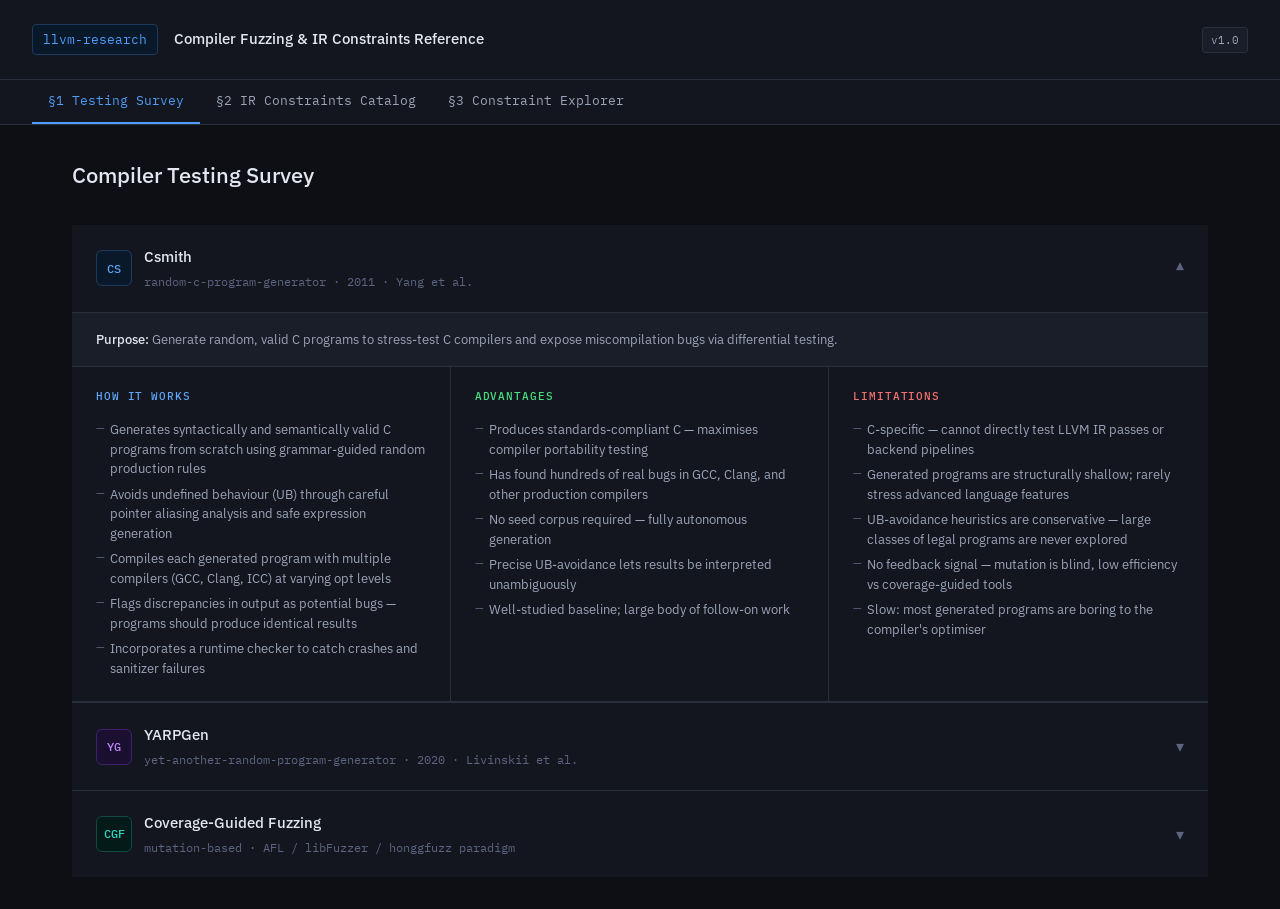
<file: llvm-research-tool.html>
<!DOCTYPE html>
<html lang="en">
<head>
<meta charset="UTF-8">
<meta name="viewport" content="width=device-width, initial-scale=1.0">
<title>LLVM Compiler Fuzzing & IR Constraints Reference</title>
<link href="https://fonts.googleapis.com/css2?family=IBM+Plex+Mono:wght@400;500&family=IBM+Plex+Sans:wght@300;400;500;600&display=swap" rel="stylesheet">
<style>
*,*::before,*::after{box-sizing:border-box;margin:0;padding:0}
:root{
  --bg:#0d0f14;
  --bg2:#13161e;
  --bg3:#1a1e28;
  --bg4:#20253300;
  --border:#2a2f3e;
  --border2:#343b52;
  --text:#e2e6f0;
  --text2:#9aa3b8;
  --text3:#5c6480;
  --accent:#4f9cf9;
  --accent2:#7b5ea7;
  --green:#4ade80;
  --red:#f87171;
  --amber:#fbbf24;
  --teal:#2dd4bf;
  --mono:'IBM Plex Mono',monospace;
  --sans:'IBM Plex Sans',sans-serif;
}
body{background:var(--bg);color:var(--text);font-family:var(--sans);font-size:15px;line-height:1.65;min-height:100vh}
a{color:var(--accent);text-decoration:none}

/* SCROLLBAR */
::-webkit-scrollbar{width:6px;height:6px}
::-webkit-scrollbar-track{background:var(--bg)}
::-webkit-scrollbar-thumb{background:var(--border2);border-radius:3px}

/* HEADER */
header{border-bottom:1px solid var(--border);padding:1.5rem 2rem;background:var(--bg2);position:sticky;top:0;z-index:100;display:flex;align-items:center;gap:1rem}
.logo{font-family:var(--mono);font-size:13px;color:var(--accent);background:#0a1929;border:1px solid #1e3a5f;padding:4px 10px;border-radius:4px;white-space:nowrap}
header h1{font-size:15px;font-weight:500;color:var(--text);flex:1}
.badge{font-family:var(--mono);font-size:11px;background:var(--bg3);border:1px solid var(--border);color:var(--text2);padding:3px 8px;border-radius:3px}

/* NAV */
nav{background:var(--bg2);border-bottom:1px solid var(--border);padding:0 2rem;display:flex;gap:0;overflow-x:auto}
nav a{display:inline-block;padding:10px 16px;font-size:13px;font-family:var(--mono);color:var(--text2);border-bottom:2px solid transparent;transition:all .15s;white-space:nowrap}
nav a:hover{color:var(--text);background:var(--bg3)}
nav a.active{color:var(--accent);border-bottom-color:var(--accent)}

/* LAYOUT */
main{max-width:1200px;margin:0 auto;padding:2rem}
.section{display:none;animation:fadeIn .2s ease}
.section.active{display:block}
@keyframes fadeIn{from{opacity:0;transform:translateY(6px)}to{opacity:1;transform:translateY(0)}}

/* SECTION HEADER */
.section-header{margin-bottom:2rem}
.section-header h2{font-size:22px;font-weight:500;color:var(--text);margin-bottom:.4rem}
.section-header p{color:var(--text2);font-size:14px}
.tag{display:inline-block;font-family:var(--mono);font-size:11px;padding:2px 8px;border-radius:3px;margin-right:4px;margin-top:4px}
.tag-blue{background:#0a1929;color:#60a5fa;border:1px solid #1e3a5f}
.tag-purple{background:#1a0f2e;color:#c084fc;border:1px solid #3d1f6e}
.tag-green{background:#052011;color:#4ade80;border:1px solid #144d2a}
.tag-red{background:#200a0a;color:#f87171;border:1px solid #4d1414}
.tag-amber{background:#1f1400;color:#fbbf24;border:1px solid #4d3300}
.tag-teal{background:#031a18;color:#2dd4bf;border:1px solid #0e4a43}

/* SURVEY CARDS */
.cards-grid{display:grid;gap:1px;background:var(--border)}
.card{background:var(--bg2);overflow:hidden}
.card-header{padding:1.25rem 1.5rem;cursor:pointer;display:flex;align-items:center;gap:12px;transition:background .1s}
.card-header:hover{background:var(--bg3)}
.card-icon{width:36px;height:36px;border-radius:6px;display:flex;align-items:center;justify-content:center;font-family:var(--mono);font-size:12px;font-weight:500;flex-shrink:0}
.card-header-text{flex:1}
.card-header-text h3{font-size:15px;font-weight:500;color:var(--text);margin-bottom:2px}
.card-header-text p{font-size:12px;color:var(--text3);font-family:var(--mono)}
.chevron{color:var(--text3);transition:transform .2s;font-size:16px}
.card.open .chevron{transform:rotate(180deg)}
.card-body{display:none;border-top:1px solid var(--border)}
.card.open .card-body{display:block}

.card-grid{display:grid;grid-template-columns:repeat(auto-fit,minmax(220px,1fr));gap:0;border-bottom:none}
.card-section{padding:1.25rem 1.5rem;border-right:1px solid var(--border);border-bottom:1px solid var(--border)}
.card-section:last-child{border-right:none}
.card-section h4{font-family:var(--mono);font-size:11px;font-weight:500;text-transform:uppercase;letter-spacing:.08em;margin-bottom:.75rem}
.card-section ul{list-style:none;padding:0}
.card-section ul li{font-size:13px;color:var(--text2);padding:3px 0 3px 14px;position:relative;line-height:1.5}
.card-section ul li::before{content:'—';position:absolute;left:0;color:var(--text3);font-size:11px}
.card-section p{font-size:13px;color:var(--text2);line-height:1.6}

/* PURPOSE BANNER */
.purpose-banner{padding:1rem 1.5rem;background:var(--bg3);border-bottom:1px solid var(--border)}
.purpose-banner p{font-size:13px;color:var(--text2);}
.purpose-banner strong{color:var(--text);font-weight:500}

/* TABLE */
.table-controls{display:flex;gap:12px;margin-bottom:1.5rem;align-items:center;flex-wrap:wrap}
.search-box{flex:1;min-width:200px;position:relative}
.search-box input{width:100%;background:var(--bg2);border:1px solid var(--border);color:var(--text);font-family:var(--mono);font-size:13px;padding:8px 12px 8px 36px;border-radius:4px;outline:none;transition:border .15s}
.search-box input:focus{border-color:var(--accent)}
.search-icon{position:absolute;left:11px;top:50%;transform:translateY(-50%);color:var(--text3);font-size:14px;pointer-events:none}
select{background:var(--bg2);border:1px solid var(--border);color:var(--text);font-family:var(--mono);font-size:13px;padding:8px 12px;border-radius:4px;outline:none;cursor:pointer}
select:focus{border-color:var(--accent)}

.constraint-table{width:100%;border-collapse:collapse;font-size:13px}
.constraint-table thead th{background:var(--bg3);color:var(--text2);font-family:var(--mono);font-size:11px;font-weight:500;text-transform:uppercase;letter-spacing:.06em;padding:10px 14px;text-align:left;border-bottom:1px solid var(--border);white-space:nowrap}
.constraint-table tbody tr{border-bottom:1px solid var(--border);cursor:pointer;transition:background .1s}
.constraint-table tbody tr:hover{background:var(--bg3)}
.constraint-table tbody tr.expanded{background:var(--bg3)}
.constraint-table td{padding:12px 14px;vertical-align:middle}
.constraint-table td:first-child{font-family:var(--mono);font-weight:500;color:var(--text);white-space:nowrap}
.constraint-table td:nth-child(2){color:var(--text2);max-width:340px}
.expand-row td{padding:0;background:var(--bg2)}
.expand-row td > div{padding:1.25rem 1.5rem;border-bottom:2px solid var(--accent)}
.row-hidden{display:none}
.two-col{display:grid;grid-template-columns:1fr 1fr;gap:1px;background:var(--border);margin-top:1rem;border-radius:4px;overflow:hidden}
.code-block{background:var(--bg);padding:1rem 1.25rem}
.code-block h5{font-family:var(--mono);font-size:11px;font-weight:500;margin-bottom:.6rem}
.code-block.valid h5{color:var(--green)}
.code-block.invalid h5{color:var(--red)}
pre{font-family:var(--mono);font-size:12px;line-height:1.7;overflow-x:auto;white-space:pre}
.why-matters{margin-top:1rem;padding:.75rem 1rem;background:var(--bg3);border-left:3px solid var(--accent2);border-radius:0 4px 4px 0}
.why-matters p{font-size:13px;color:var(--text2)}
.why-matters strong{display:block;font-size:11px;font-family:var(--mono);color:var(--accent2);margin-bottom:.25rem;text-transform:uppercase;letter-spacing:.06em}

/* SYNTAX HIGHLIGHT */
.kw{color:#c084fc}
.ty{color:#60a5fa}
.fn{color:#fbbf24}
.num{color:#4ade80}
.cm{color:#4b5563;font-style:italic}
.lb{color:#2dd4bf}
.op{color:#f87171}
.str{color:#fb923c}

/* EXPLORER */
.explorer-layout{display:grid;grid-template-columns:280px 1fr;gap:1px;background:var(--border);min-height:600px}
.explorer-sidebar{background:var(--bg2);padding:1.25rem}
.explorer-sidebar h3{font-family:var(--mono);font-size:11px;text-transform:uppercase;letter-spacing:.08em;color:var(--text3);margin-bottom:1rem}
.constraint-list{display:flex;flex-direction:column;gap:1px}
.constraint-btn{background:transparent;border:none;color:var(--text2);font-family:var(--mono);font-size:13px;padding:8px 12px;text-align:left;cursor:pointer;border-radius:4px;transition:all .1s;display:flex;align-items:center;gap:8px}
.constraint-btn:hover{background:var(--bg3);color:var(--text)}
.constraint-btn.active{background:#0a1929;color:var(--accent);border:1px solid #1e3a5f}
.constraint-btn .dot{width:6px;height:6px;border-radius:50%;background:var(--border2);flex-shrink:0}
.constraint-btn.active .dot{background:var(--accent)}

.explorer-content{background:var(--bg2);padding:1.5rem}
.explorer-empty{display:flex;flex-direction:column;align-items:center;justify-content:center;height:100%;color:var(--text3);gap:.75rem}
.explorer-empty svg{opacity:.3}
.explorer-detail h2{font-size:18px;font-weight:500;color:var(--text);margin-bottom:.5rem}
.explorer-detail .meta{display:flex;gap:8px;flex-wrap:wrap;margin-bottom:1.5rem}
.detail-section{margin-bottom:1.5rem}
.detail-section h4{font-family:var(--mono);font-size:11px;text-transform:uppercase;letter-spacing:.08em;color:var(--text3);margin-bottom:.6rem;padding-bottom:.4rem;border-bottom:1px solid var(--border)}
.detail-section p{font-size:14px;color:var(--text2);line-height:1.6}
.verifier-errors{display:flex;flex-direction:column;gap:6px}
.verifier-error{font-family:var(--mono);font-size:12px;color:var(--red);background:#200a0a;border:1px solid #4d1414;padding:8px 12px;border-radius:4px}
.examples-grid{display:grid;grid-template-columns:1fr 1fr;gap:1px;background:var(--border);border-radius:4px;overflow:hidden}

/* STATS */
.stats-bar{display:grid;grid-template-columns:repeat(4,1fr);gap:1px;background:var(--border);margin-bottom:2rem;border-radius:6px;overflow:hidden}
.stat{background:var(--bg2);padding:1rem 1.25rem}
.stat .num{font-family:var(--mono);font-size:22px;font-weight:500;color:var(--text)}
.stat .lbl{font-size:12px;color:var(--text3);margin-top:2px}

/* RESPONSIVE */
@media(max-width:768px){
  header{padding:1rem}
  main{padding:1rem}
  nav{padding:0 1rem}
  .explorer-layout{grid-template-columns:1fr}
  .two-col,.examples-grid{grid-template-columns:1fr}
  .stats-bar{grid-template-columns:repeat(2,1fr)}
  .card-grid{grid-template-columns:1fr}
}

/* EMPTY STATE */
.no-results{text-align:center;padding:3rem;color:var(--text3);font-family:var(--mono);font-size:13px}

/* Scrollable table wrapper */
.table-wrap{overflow-x:auto;border:1px solid var(--border);border-radius:6px}
</style>
</head>
<body>

<header>
  <div class="logo">llvm-research</div>
  <h1>Compiler Fuzzing &amp; IR Constraints Reference</h1>
  <span class="badge">v1.0</span>
</header>

<nav id="main-nav">
  <a href="#" class="active" data-section="survey">§1 Testing Survey</a>
  <a href="#" data-section="catalog">§2 IR Constraints Catalog</a>
  <a href="#" data-section="explorer">§3 Constraint Explorer</a>
</nav>

<main>

<!-- SECTION 1: Survey -->
<section id="survey" class="section active">
  <div class="section-header">
    <h2>Compiler Testing Survey</h2>
  </div>

  
  <div class="cards-grid" id="survey-cards">

    <!-- CSMITH -->
    <div class="card open" data-card="csmith">
      <div class="card-header" onclick="toggleCard(this)">
        <div class="card-icon" style="background:#0a1929;border:1px solid #1e3a5f;color:#60a5fa">CS</div>
        <div class="card-header-text">
          <h3>Csmith</h3>
          <p>random-c-program-generator · 2011 · Yang et al.</p>
        </div>
        <span class="chevron">▾</span>
      </div>
      <div class="card-body">
        <div class="purpose-banner">
          <p><strong>Purpose:</strong> Generate random, valid C programs to stress-test C compilers and expose miscompilation bugs via differential testing.</p>
        </div>
        <div class="card-grid">
          <div class="card-section">
            <h4 style="color:#60a5fa">How it works</h4>
            <ul>
              <li>Generates syntactically and semantically valid C programs from scratch using grammar-guided random production rules</li>
              <li>Avoids undefined behaviour (UB) through careful pointer aliasing analysis and safe expression generation</li>
              <li>Compiles each generated program with multiple compilers (GCC, Clang, ICC) at varying opt levels</li>
              <li>Flags discrepancies in output as potential bugs — programs should produce identical results</li>
              <li>Incorporates a runtime checker to catch crashes and sanitizer failures</li>
            </ul>
          </div>
          <div class="card-section">
            <h4 style="color:#4ade80">Advantages</h4>
            <ul>
              <li>Produces standards-compliant C — maximises compiler portability testing</li>
              <li>Has found hundreds of real bugs in GCC, Clang, and other production compilers</li>
              <li>No seed corpus required — fully autonomous generation</li>
              <li>Precise UB-avoidance lets results be interpreted unambiguously</li>
              <li>Well-studied baseline; large body of follow-on work</li>
            </ul>
          </div>
          <div class="card-section">
            <h4 style="color:#f87171">Limitations</h4>
            <ul>
              <li>C-specific — cannot directly test LLVM IR passes or backend pipelines</li>
              <li>Generated programs are structurally shallow; rarely stress advanced language features</li>
              <li>UB-avoidance heuristics are conservative — large classes of legal programs are never explored</li>
              <li>No feedback signal — mutation is blind, low efficiency vs coverage-guided tools</li>
              <li>Slow: most generated programs are boring to the compiler's optimiser</li>
            </ul>
          </div>
        </div>
      </div>
    </div>

    <!-- YARPGen -->
    <div class="card" data-card="yarpgen">
      <div class="card-header" onclick="toggleCard(this)">
        <div class="card-icon" style="background:#1a0f2e;border:1px solid #3d1f6e;color:#c084fc">YG</div>
        <div class="card-header-text">
          <h3>YARPGen</h3>
          <p>yet-another-random-program-generator · 2020 · Livinskii et al.</p>
        </div>
        <span class="chevron">▾</span>
      </div>
      <div class="card-body">
        <div class="purpose-banner">
          <p><strong>Purpose:</strong> Generate C/C++ programs that specifically target and exercise compiler optimisation passes, improving on Csmith's ability to trigger optimiser bugs.</p>
        </div>
        <div class="card-grid">
          <div class="card-section">
            <h4 style="color:#c084fc">How it works</h4>
            <ul>
              <li>Uses a generate-and-filter approach: builds expression trees that are statically proven to be UB-free at generation time</li>
              <li>Employs <em>generation policies</em> that bias toward patterns known to exercise specific optimisations (loop vectorisation, SLP, LICM, etc.)</li>
              <li>Tracks live ranges and aliasing symbolically to prove safety without runtime checks</li>
              <li>Outputs C/C++ source that is then compiled and differentially tested</li>
              <li>Supports generating code that triggers specific LLVM opt passes explicitly</li>
            </ul>
          </div>
          <div class="card-section">
            <h4 style="color:#4ade80">Advantages</h4>
            <ul>
              <li>Substantially better at triggering LLVM's middle-end optimiser bugs than Csmith</li>
              <li>Symbolic UB-avoidance is faster and more complete than Csmith's runtime approach</li>
              <li>Extensible policy system — new optimisation targets can be added</li>
              <li>Found hundreds of new bugs not found by Csmith in LLVM/GCC</li>
              <li>Supports C++ in addition to C, covering more of the compiler pipeline</li>
            </ul>
          </div>
          <div class="card-section">
            <h4 style="color:#f87171">Limitations</h4>
            <ul>
              <li>Still operates at C/C++ source level — IR passes are only indirectly tested</li>
              <li>Policy design requires expert knowledge of which optimisations to target</li>
              <li>No coverage feedback — generation remains structurally blind</li>
              <li>Generated programs can be unrealistic / not representative of real-world code</li>
              <li>Limited to arithmetic and loop-heavy code; poor coverage of memory-safety passes</li>
            </ul>
          </div>
        </div>
      </div>
    </div>

    <!-- Coverage-Guided Fuzzing -->
    <div class="card" data-card="cgf">
      <div class="card-header" onclick="toggleCard(this)">
        <div class="card-icon" style="background:#031a18;border:1px solid #0e4a43;color:#2dd4bf">CGF</div>
        <div class="card-header-text">
          <h3>Coverage-Guided Fuzzing</h3>
          <p>mutation-based · AFL / libFuzzer / honggfuzz paradigm</p>
        </div>
        <span class="chevron">▾</span>
      </div>
      <div class="card-body">
        <div class="purpose-banner">
          <p><strong>Purpose:</strong> Automatically mutate inputs (LLVM IR, bitcode, or C source) guided by code coverage feedback to maximise path exploration in the compiler under test.</p>
        </div>
        <div class="card-grid">
          <div class="card-section">
            <h4 style="color:#2dd4bf">Workflow</h4>
            <ul>
              <li><strong>Seed corpus:</strong> start with a set of known-good IR/bitcode files</li>
              <li><strong>Instrument target:</strong> compile the LLVM tool (e.g. <code>opt</code>, <code>llc</code>) with edge-coverage SanitizerCoverage</li>
              <li><strong>Mutate:</strong> apply byte-level mutations (bit flips, splices, insertions) to seeds</li>
              <li><strong>Execute:</strong> run mutated input through compiler, record edge coverage bitmap</li>
              <li><strong>Retain novelty:</strong> if new edges are discovered, add input to corpus</li>
              <li><strong>Report:</strong> crashes, hangs, and assertion failures are saved as bugs</li>
            </ul>
          </div>
          <div class="card-section">
            <h4 style="color:#4ade80">Advantages</h4>
            <ul>
              <li>Works directly on LLVM IR bitcode — tests passes and backends that C-level tools miss</li>
              <li>Coverage feedback makes exploration exponentially more efficient than blind mutation</li>
              <li>Fully automated with minimal setup — pick a fuzzer and a corpus</li>
              <li>libFuzzer natively integrated into LLVM's own testing infrastructure</li>
              <li>Scales well: can run in parallel across many cores</li>
              <li>Found critical bugs in clang's parser, LLVM backends, and sanitizer runtimes</li>
            </ul>
          </div>
          <div class="card-section">
            <h4 style="color:#f87171">Limitations</h4>
            <ul>
              <li>Byte-level mutations frequently produce <em>syntactically invalid</em> IR — rejected before reaching interesting passes</li>
              <li>Hard to reach deep semantic bugs that require structurally valid inputs</li>
              <li>Coverage saturation: after initial exploration, new interesting inputs become rare</li>
              <li>Requires an instrumented build of the compiler — impractical for proprietary backends</li>
              <li>Crash triage is manual and time-consuming; many bugs are duplicates</li>
            </ul>
          </div>
        </div>
      </div>
    </div>


  </div><!-- /cards-grid -->
</section>

<!-- SECTION 2: Catalog -->
<section id="catalog" class="section">
  <div class="section-header">
    <h2>LLVM IR Validity Constraints Catalog</h2>
    <p>Constraints that every well-formed LLVM IR module must satisfy. Click any row to expand the full detail.</p>
  </div>

  <div class="table-controls">
    <div class="search-box">
      <span class="search-icon">⌕</span>
      <input type="text" id="search-input" placeholder="Search constraints..." oninput="filterTable()">
    </div>
    <select id="category-filter" onchange="filterTable()">
      <option value="">All categories</option>
      <option value="ssa">SSA / Value Definitions</option>
      <option value="types">Types</option>
      <option value="cfg">Control Flow</option>
      <option value="memory">Memory</option>
      <option value="functions">Functions</option>
    </select>
  </div>

  <div class="table-wrap">
  <table class="constraint-table" id="constraint-table">
    <thead>
      <tr>
        <th>Constraint</th>
        <th>Description</th>
        <th>Category</th>
        <th></th>
      </tr>
    </thead>
    <tbody id="table-body">
    </tbody>
  </table>
  </div>
  <div id="no-results" class="no-results" style="display:none">No constraints match your search.</div>
</section>

<!-- SECTION 3: Explorer -->
<section id="explorer" class="section">
  <div class="section-header">
    <h2>Constraint Explorer</h2>
    <p>Select a constraint from the sidebar to view a deep-dive: explanation, examples, and common verifier errors.</p>
  </div>

  <div class="explorer-layout">
    <div class="explorer-sidebar">
      <h3>Constraints</h3>
      <div class="constraint-list" id="explorer-list"></div>
    </div>
    <div class="explorer-content" id="explorer-content">
      <div class="explorer-empty">
        <svg width="48" height="48" viewBox="0 0 24 24" fill="none" stroke="currentColor" stroke-width="1.5">
          <rect x="3" y="3" width="18" height="18" rx="2"/><path d="M9 9h6M9 12h6M9 15h4"/>
        </svg>
        <p style="font-family:var(--mono);font-size:13px">Select a constraint to explore</p>
      </div>
    </div>
  </div>
</section>

</main>

<script>
const CONSTRAINTS = [
  {
    id: 'ssa',
    name: 'SSA Form',
    category: 'ssa',
    categoryLabel: 'SSA / Value Definitions',
    short: 'Every value defined exactly once; used after definition.',
    description: 'LLVM IR is in Static Single Assignment (SSA) form, meaning every virtual register (%) is assigned exactly once across all paths. Instructions may only use values that dominate their use — the defining instruction must appear in a block that dominates (precedes on all paths) the block containing the use.',
    valid: `<span class="kw">define</span> <span class="ty">i32</span> <span class="fn">@add</span>(<span class="ty">i32</span> <span class="lb">%a</span>, <span class="ty">i32</span> <span class="lb">%b</span>) {
<span class="lb">entry:</span>
  <span class="lb">%sum</span> = <span class="kw">add</span> <span class="ty">i32</span> <span class="lb">%a</span>, <span class="lb">%b</span>   <span class="cm">; defined once</span>
  <span class="kw">ret</span> <span class="ty">i32</span> <span class="lb">%sum</span>              <span class="cm">; used after def</span>
}`,
    invalid: `<span class="kw">define</span> <span class="ty">i32</span> <span class="fn">@bad</span>(<span class="ty">i32</span> <span class="lb">%a</span>) {
<span class="lb">entry:</span>
  <span class="lb">%x</span> = <span class="kw">add</span> <span class="ty">i32</span> <span class="lb">%a</span>, <span class="num">1</span>
  <span class="lb">%x</span> = <span class="kw">add</span> <span class="ty">i32</span> <span class="lb">%a</span>, <span class="num">2</span>  <span class="op">; ERROR: %x redefined</span>
  <span class="kw">ret</span> <span class="ty">i32</span> <span class="lb">%x</span>
}`,
    verifierErrors: [
      'Instruction does not dominate all uses',
      'Value: multiple definition',
      'Value defined in unreachable block has users'
    ],
    whyMatters: 'SSA form is the foundation of most LLVM optimisation passes (GVN, LICM, DCE). Without it, passes produce incorrect results or assertion-fail during construction of the def-use chain.'
  },
  {
    id: 'types',
    name: 'Type Correctness',
    category: 'types',
    categoryLabel: 'Types',
    short: 'Operand types must match the instruction signature exactly.',
    description: 'Every LLVM instruction specifies the types of its operands precisely. Type mismatches — passing an i32 where an i64 is expected, or a pointer where a float is required — are verifier errors. Types must be complete (no opaque types in most contexts) and consistent across all uses of a value.',
    valid: `<span class="lb">%result</span> = <span class="kw">add</span> <span class="ty">i32</span> <span class="lb">%a</span>, <span class="lb">%b</span>
<span class="lb">%fres</span>   = <span class="kw">fadd</span> <span class="ty">float</span> <span class="lb">%x</span>, <span class="lb">%y</span>
<span class="lb">%cast</span>   = <span class="kw">sext</span> <span class="ty">i32</span> <span class="lb">%result</span> <span class="kw">to</span> <span class="ty">i64</span>`,
    invalid: `<span class="cm">; Mixing integer and float without cast:</span>
<span class="lb">%bad</span> = <span class="kw">add</span> <span class="ty">i32</span> <span class="lb">%a</span>, <span class="lb">%y</span>  <span class="op">; %y is float — mismatch</span>

<span class="cm">; Wrong cast direction:</span>
<span class="lb">%x</span> = <span class="kw">trunc</span> <span class="ty">i32</span> <span class="lb">%v</span> <span class="kw">to</span> <span class="ty">i64</span>  <span class="op">; trunc must narrow, not widen</span>`,
    verifierErrors: [
      'Both operands to a binary operator must be of the same type',
      'Illegal operand type for instruction',
      'trunc instruction must truncate type'
    ],
    whyMatters: 'Type safety is the primary correctness guarantee that lets LLVM optimisers reason about values. A type error invalidates the IR\'s semantics and will cause miscompilation if verification is skipped.'
  },
  {
    id: 'dominance',
    name: 'Dominance Rules',
    category: 'ssa',
    categoryLabel: 'SSA / Value Definitions',
    short: 'A value definition must dominate all of its uses.',
    description: 'Block A dominates block B if every path from the function entry to B passes through A. In LLVM IR, an instruction\'s result can only be used in a block that is dominated by the block containing the definition. This is a direct consequence of SSA form and is verified by the dominator tree analysis.',
    valid: `<span class="kw">define</span> <span class="ty">i32</span> <span class="fn">@max</span>(<span class="ty">i32</span> <span class="lb">%a</span>, <span class="ty">i32</span> <span class="lb">%b</span>) {
<span class="lb">entry:</span>
  <span class="lb">%cmp</span> = <span class="kw">icmp</span> sgt <span class="ty">i32</span> <span class="lb">%a</span>, <span class="lb">%b</span>
  <span class="kw">br</span> <span class="ty">i1</span> <span class="lb">%cmp</span>, <span class="lb">label %true</span>, <span class="lb">label %false</span>
<span class="lb">true:</span>
  <span class="kw">ret</span> <span class="ty">i32</span> <span class="lb">%a</span>   <span class="cm">; %a defined in entry — OK</span>
<span class="lb">false:</span>
  <span class="kw">ret</span> <span class="ty">i32</span> <span class="lb">%b</span>
}`,
    invalid: `<span class="kw">define</span> <span class="ty">i32</span> <span class="fn">@bad</span>(<span class="ty">i1</span> <span class="lb">%c</span>) {
<span class="lb">entry:</span>
  <span class="kw">br</span> <span class="ty">i1</span> <span class="lb">%c</span>, <span class="lb">label %left</span>, <span class="lb">label %merge</span>
<span class="lb">left:</span>
  <span class="lb">%val</span> = <span class="kw">add</span> <span class="ty">i32</span> <span class="num">1</span>, <span class="num">2</span>   <span class="cm">; defined only in %left</span>
  <span class="kw">br</span> <span class="lb">label %merge</span>
<span class="lb">merge:</span>
  <span class="kw">ret</span> <span class="ty">i32</span> <span class="lb">%val</span>  <span class="op">; ERROR: %left doesn't dominate %merge</span>
}`,
    verifierErrors: [
      'Instruction does not dominate all uses!',
      'User: %val = ... in %merge',
      'Where user is used: %merge'
    ],
    whyMatters: 'Dominance is the invariant that allows SSA-based passes to safely reorder and delete instructions. Violating it means the IR cannot be lowered correctly to machine code.'
  },
  {
    id: 'phi',
    name: 'PHI Node Correctness',
    category: 'cfg',
    categoryLabel: 'Control Flow',
    short: 'PHI nodes must cover all predecessors; only appear at block start.',
    description: 'A PHI node must list every predecessor of the block it lives in — one (value, predecessor-label) pair per incoming edge. PHI nodes must appear grouped at the very beginning of a basic block, before any non-PHI instructions. The values provided must match the PHI\'s declared type.',
    valid: `<span class="lb">merge:</span>
  <span class="lb">%v</span> = <span class="kw">phi</span> <span class="ty">i32</span> [<span class="lb">%a</span>, <span class="lb">%left</span>], [<span class="lb">%b</span>, <span class="lb">%right</span>]
  <span class="cm">; %merge has exactly two preds: %left, %right</span>
  <span class="kw">ret</span> <span class="ty">i32</span> <span class="lb">%v</span>`,
    invalid: `<span class="lb">merge:</span>
  <span class="lb">%x</span> = <span class="kw">add</span> <span class="ty">i32</span> <span class="num">1</span>, <span class="num">2</span>
  <span class="lb">%v</span> = <span class="kw">phi</span> <span class="ty">i32</span> [<span class="lb">%a</span>, <span class="lb">%left</span>] <span class="op">; PHI after non-PHI, and</span>
  <span class="cm">                            </span><span class="op">; missing %right predecessor</span>`,
    verifierErrors: [
      'PHI node entries do not match predecessors!',
      'Incoming value count should be NumPreds',
      'PHI nodes not grouped at top of basic block'
    ],
    whyMatters: 'PHI nodes are the mechanism by which SSA represents data-flow merges. An incorrect PHI corrupts the def-use graph that virtually every optimisation pass relies on.'
  },
  {
    id: 'terminators',
    name: 'Terminator Instructions',
    category: 'cfg',
    categoryLabel: 'Control Flow',
    short: 'Every basic block must end with exactly one terminator.',
    description: 'Every basic block must end with a terminator instruction: ret, br, switch, indirectbr, invoke, callbr, resume, catchswitch, catchret, cleanupret, or unreachable. Terminators define the edges of the control flow graph. No instruction after the terminator is permitted, and the block must not be empty.',
    valid: `<span class="kw">define</span> <span class="ty">void</span> <span class="fn">@loop</span>(<span class="ty">i32</span> <span class="lb">%n</span>) {
<span class="lb">entry:</span>
  <span class="kw">br</span> <span class="lb">label %header</span>      <span class="cm">; terminator</span>
<span class="lb">header:</span>
  <span class="lb">%i</span> = <span class="kw">phi</span> <span class="ty">i32</span> [<span class="num">0</span>, <span class="lb">%entry</span>], [<span class="lb">%i1</span>, <span class="lb">%body</span>]
  <span class="lb">%cmp</span> = <span class="kw">icmp</span> slt <span class="ty">i32</span> <span class="lb">%i</span>, <span class="lb">%n</span>
  <span class="kw">br</span> <span class="ty">i1</span> <span class="lb">%cmp</span>, <span class="lb">label %body</span>, <span class="lb">label %exit</span>  <span class="cm">; terminator</span>
<span class="lb">body:</span>
  <span class="lb">%i1</span> = <span class="kw">add</span> <span class="ty">i32</span> <span class="lb">%i</span>, <span class="num">1</span>
  <span class="kw">br</span> <span class="lb">label %header</span>     <span class="cm">; terminator</span>
<span class="lb">exit:</span>
  <span class="kw">ret</span> <span class="ty">void</span>              <span class="cm">; terminator</span>
}`,
    invalid: `<span class="kw">define</span> <span class="ty">i32</span> <span class="fn">@missing_ret</span>() {
<span class="lb">entry:</span>
  <span class="lb">%x</span> = <span class="kw">add</span> <span class="ty">i32</span> <span class="num">1</span>, <span class="num">2</span>
  <span class="cm">; No terminator — verifier error</span>
}`,
    verifierErrors: [
      'Basic Block does not have a terminator!',
      'Terminator found in the middle of a basic block',
      'Basic block must have a terminator instruction'
    ],
    whyMatters: 'Terminators define the CFG edge structure that the backend uses to generate control flow. A missing or misplaced terminator produces an inconsistent graph, causing crashes in downstream passes.'
  },
  {
    id: 'funcsig',
    name: 'Function Signature Matching',
    category: 'functions',
    categoryLabel: 'Functions',
    short: 'Call sites must match callee signature in arity and types.',
    description: 'When calling a function, the number of arguments and their types must exactly match the function\'s declared parameter types. Return types must also match. For variadic functions the fixed parameters must match; variadic arguments may differ but must use musttail or appropriate calling conventions.',
    valid: `<span class="kw">declare</span> <span class="ty">i32</span> <span class="fn">@strlen</span>(<span class="ty">i8*</span>)

<span class="kw">define</span> <span class="ty">i32</span> <span class="fn">@caller</span>(<span class="ty">i8*</span> <span class="lb">%s</span>) {
  <span class="lb">%len</span> = <span class="kw">call</span> <span class="ty">i32</span> <span class="fn">@strlen</span>(<span class="ty">i8*</span> <span class="lb">%s</span>)
  <span class="kw">ret</span> <span class="ty">i32</span> <span class="lb">%len</span>
}`,
    invalid: `<span class="kw">declare</span> <span class="ty">i32</span> <span class="fn">@foo</span>(<span class="ty">i32</span>, <span class="ty">i32</span>)

<span class="kw">define</span> <span class="ty">void</span> <span class="fn">@bad</span>() {
  <span class="cm">; Wrong arg type (float) and missing 2nd arg:</span>
  <span class="lb">%r</span> = <span class="kw">call</span> <span class="ty">i32</span> <span class="fn">@foo</span>(<span class="ty">float</span> <span class="lb">%x</span>)  <span class="op">; ERROR</span>
  <span class="kw">ret</span> <span class="ty">void</span>
}`,
    verifierErrors: [
      'Call argument types do not match function signature',
      'Call parameter mismatch',
      'Calling convention mismatch between call site and declaration'
    ],
    whyMatters: 'Signature mismatches cause wrong values to be passed in registers or on the stack per the ABI, leading to memory corruption and silent wrong-code at runtime.'
  },
  {
    id: 'loadstore',
    name: 'Load/Store Type Consistency',
    category: 'memory',
    categoryLabel: 'Memory',
    short: 'Loaded/stored type must match the pointer\'s element type.',
    description: 'A load must load a value of the same type as the pointer\'s pointee type. A store must store a value whose type matches the pointer\'s pointee type. Under opaque pointers (LLVM 15+) the type annotation on the instruction itself must be consistent across all accesses. Alignment must also be a power of two.',
    valid: `<span class="lb">%ptr</span> = <span class="kw">alloca</span> <span class="ty">i32</span>
<span class="kw">store</span> <span class="ty">i32</span> <span class="num">42</span>, <span class="ty">ptr</span> <span class="lb">%ptr</span>, align <span class="num">4</span>
<span class="lb">%val</span> = <span class="kw">load</span> <span class="ty">i32</span>, <span class="ty">ptr</span> <span class="lb">%ptr</span>, align <span class="num">4</span>`,
    invalid: `<span class="lb">%ptr</span> = <span class="kw">alloca</span> <span class="ty">i32</span>
<span class="cm">; Storing a float into an i32 alloca:</span>
<span class="kw">store</span> <span class="ty">float</span> <span class="num">3.14</span>, <span class="ty">ptr</span> <span class="lb">%ptr</span>  <span class="op">; type mismatch</span>
<span class="cm">; Loading with alignment 3 (not power of 2):</span>
<span class="lb">%v</span> = <span class="kw">load</span> <span class="ty">i32</span>, <span class="ty">ptr</span> <span class="lb">%ptr</span>, align <span class="num">3</span>  <span class="op">; ERROR</span>`,
    verifierErrors: [
      'Stored value type does not match pointer type',
      'Load/Store alignment must be a power of 2',
      'load result type must be first class type'
    ],
    whyMatters: 'Type-punning through incorrect load/store types bypasses the IR type system, breaking alias analysis and producing wrong-code in alias-sensitive optimisations like SROA and GVN.'
  },
  {
    id: 'cfg',
    name: 'Control Flow Graph Validity',
    category: 'cfg',
    categoryLabel: 'Control Flow',
    short: 'CFG must be internally consistent: predecessors match successors.',
    description: 'The CFG encoded by terminator instructions must be consistent: every successor block listed by a terminator must have the terminating block listed as one of its predecessors. Self-edges, unreachable blocks, and multiple edges to the same successor are permitted in specific instructions (e.g. switch), but must be reflected accurately in the predecessor list.',
    valid: `<span class="lb">header:</span>
  <span class="kw">br</span> <span class="ty">i1</span> <span class="lb">%c</span>, <span class="lb">label %body</span>, <span class="lb">label %exit</span>
<span class="lb">body:</span>  <span class="cm">; predecessor: %header ✓</span>
  <span class="kw">br</span> <span class="lb">label %header</span>
<span class="lb">exit:</span>  <span class="cm">; predecessor: %header ✓</span>
  <span class="kw">ret</span> <span class="ty">void</span>`,
    invalid: `<span class="lb">entry:</span>
  <span class="kw">br</span> <span class="lb">label %b</span>
<span class="lb">b:</span>
  <span class="kw">br</span> <span class="lb">label %c</span>  <span class="cm">; successor = %c</span>
<span class="lb">c:</span>
  <span class="lb">%v</span> = <span class="kw">phi</span> <span class="ty">i32</span> [<span class="num">1</span>, <span class="lb">%entry</span>]  <span class="op">; ERROR: %b is pred, not %entry</span>
  <span class="kw">ret</span> <span class="ty">i32</span> <span class="lb">%v</span>`,
    verifierErrors: [
      'PHI node has entry for basic block that is not a predecessor',
      'Missing predecessor entry',
      'Invalid branch destination'
    ],
    whyMatters: 'Passes like loop analysis, dominance tree construction, and code motion all rely on an accurate predecessor/successor representation. Inconsistency causes silent wrong-code or infinite loops in the compiler.'
  },
  {
    id: 'bbstruct',
    name: 'Basic Block Structure',
    category: 'cfg',
    categoryLabel: 'Control Flow',
    short: 'Blocks must be non-empty and internally ordered correctly.',
    description: 'A basic block must contain at least one instruction and must end with exactly one terminator. PHI nodes must appear contiguously at the top, non-PHI instructions follow, and the terminator closes the block. Blocks may not interleave PHI and non-PHI instructions.',
    valid: `<span class="kw">define</span> <span class="ty">i32</span> <span class="fn">@f</span>(<span class="ty">i1</span> <span class="lb">%p</span>, <span class="ty">i32</span> <span class="lb">%a</span>, <span class="ty">i32</span> <span class="lb">%b</span>) {
<span class="lb">entry:</span>
  <span class="kw">br</span> <span class="ty">i1</span> <span class="lb">%p</span>, <span class="lb">label %t</span>, <span class="lb">label %f</span>
<span class="lb">t:</span>
  <span class="kw">br</span> <span class="lb">label %end</span>
<span class="lb">f:</span>
  <span class="kw">br</span> <span class="lb">label %end</span>
<span class="lb">end:</span>
  <span class="lb">%v</span> = <span class="kw">phi</span> <span class="ty">i32</span> [<span class="lb">%a</span>, <span class="lb">%t</span>], [<span class="lb">%b</span>, <span class="lb">%f</span>]  <span class="cm">; PHI first</span>
  <span class="kw">ret</span> <span class="ty">i32</span> <span class="lb">%v</span>                              <span class="cm">; terminator last</span>
}`,
    invalid: `<span class="lb">mixed:</span>
  <span class="lb">%x</span> = <span class="kw">add</span> <span class="ty">i32</span> <span class="lb">%a</span>, <span class="num">1</span>         <span class="cm">; non-PHI</span>
  <span class="lb">%v</span> = <span class="kw">phi</span> <span class="ty">i32</span> [<span class="lb">%a</span>, <span class="lb">%pred</span>]  <span class="op">; ERROR: PHI after non-PHI</span>
  <span class="kw">ret</span> <span class="ty">i32</span> <span class="lb">%v</span>`,
    verifierErrors: [
      'PHI nodes not grouped at top of basic block',
      'Basic block must end with a terminator',
      'Basic block is empty'
    ],
    whyMatters: 'Basic block structure is assumed by virtually every analysis pass. An incorrectly structured block will corrupt iterators inside passes, causing crashes or incorrect transformations.'
  },
  {
    id: 'rettype',
    name: 'Return Type Consistency',
    category: 'functions',
    categoryLabel: 'Functions',
    short: 'Return instruction value type must match function\'s declared return type.',
    description: 'The value returned by a ret instruction must have exactly the same type as the function\'s declared return type. A void function must use ret void. A non-void function must return a value of the matching type. Implicit conversions do not exist in IR.',
    valid: `<span class="kw">define</span> <span class="ty">i64</span> <span class="fn">@identity</span>(<span class="ty">i64</span> <span class="lb">%x</span>) {
  <span class="kw">ret</span> <span class="ty">i64</span> <span class="lb">%x</span>  <span class="cm">; type matches declaration</span>
}

<span class="kw">define</span> <span class="ty">void</span> <span class="fn">@nothing</span>() {
  <span class="kw">ret</span> <span class="ty">void</span>   <span class="cm">; void matches void</span>
}`,
    invalid: `<span class="kw">define</span> <span class="ty">i32</span> <span class="fn">@wrong</span>() {
  <span class="kw">ret</span> <span class="ty">i64</span> <span class="num">0</span>  <span class="op">; ERROR: i64 ≠ i32</span>
}

<span class="kw">define</span> <span class="ty">i32</span> <span class="fn">@also_wrong</span>() {
  <span class="kw">ret</span> <span class="ty">void</span>  <span class="op">; ERROR: non-void function returns void</span>
}`,
    verifierErrors: [
      'Function return type does not match operand type of return inst!',
      'Non-void function does not return a value',
      'Function return type is void but return instruction has value'
    ],
    whyMatters: 'The calling convention dictates where the return value is placed based on its type. A type mismatch corrupts register allocation and produces ABI-violating code that silently breaks callers.'
  }
];

function hl(code) { return code; }

function renderTable() {
  const tbody = document.getElementById('table-body');
  tbody.innerHTML = '';
  CONSTRAINTS.forEach((c, i) => {
    const tr = document.createElement('tr');
    tr.dataset.id = c.id;
    tr.dataset.category = c.category;
    tr.innerHTML = `
      <td>${c.name}</td>
      <td>${c.short}</td>
      <td><span class="tag tag-${catColor(c.category)}">${c.categoryLabel}</span></td>
      <td style="color:var(--text3);font-family:var(--mono);font-size:11px;white-space:nowrap">▸ expand</td>
    `;
    tr.onclick = () => toggleRow(tr, c);
    tbody.appendChild(tr);

    const exp = document.createElement('tr');
    exp.className = 'expand-row row-hidden';
    exp.dataset.for = c.id;
    exp.innerHTML = `<td colspan="4"><div>
      <p style="font-size:13px;color:var(--text2);line-height:1.7;margin-bottom:1rem">${c.description}</p>
      <div class="two-col">
        <div class="code-block valid">
          <h5>✓ Valid IR</h5>
          <pre>${c.valid}</pre>
        </div>
        <div class="code-block invalid">
          <h5>✗ Invalid IR</h5>
          <pre>${c.invalid}</pre>
        </div>
      </div>
      <div class="why-matters">
        <strong>Why it matters</strong>
        <p>${c.whyMatters}</p>
      </div>
    </div></td>`;
    tbody.appendChild(exp);
  });
}

function catColor(cat) {
  const map = {ssa:'purple',types:'blue',cfg:'teal',memory:'amber',functions:'green'};
  return map[cat]||'blue';
}

function toggleRow(tr, c) {
  const expRow = document.querySelector(`.expand-row[data-for="${c.id}"]`);
  const isOpen = !expRow.classList.contains('row-hidden');
  document.querySelectorAll('.expand-row').forEach(r => r.classList.add('row-hidden'));
  document.querySelectorAll('#constraint-table tbody tr:not(.expand-row)').forEach(r => {
    r.classList.remove('expanded');
    r.querySelector('td:last-child').textContent = '▸ expand';
  });
  if (!isOpen) {
    expRow.classList.remove('row-hidden');
    tr.classList.add('expanded');
    tr.querySelector('td:last-child').textContent = '▾ collapse';
  }
}

function filterTable() {
  const q = document.getElementById('search-input').value.toLowerCase();
  const cat = document.getElementById('category-filter').value;
  let visible = 0;
  document.querySelectorAll('#table-body tr:not(.expand-row)').forEach(tr => {
    const id = tr.dataset.id;
    const c = CONSTRAINTS.find(x => x.id === id);
    const match = (!q || c.name.toLowerCase().includes(q) || c.short.toLowerCase().includes(q) || c.description.toLowerCase().includes(q))
                && (!cat || c.category === cat);
    tr.style.display = match ? '' : 'none';
    const expRow = document.querySelector(`.expand-row[data-for="${id}"]`);
    if (!match) expRow.classList.add('row-hidden');
    if (match) visible++;
  });
  document.getElementById('no-results').style.display = visible === 0 ? 'block' : 'none';
}

function renderExplorer() {
  const list = document.getElementById('explorer-list');
  CONSTRAINTS.forEach(c => {
    const btn = document.createElement('button');
    btn.className = 'constraint-btn';
    btn.dataset.id = c.id;
    btn.innerHTML = `<span class="dot"></span>${c.name}`;
    btn.onclick = () => showExplorer(c.id);
    list.appendChild(btn);
  });
}

function showExplorer(id) {
  const c = CONSTRAINTS.find(x => x.id === id);
  document.querySelectorAll('.constraint-btn').forEach(b => b.classList.toggle('active', b.dataset.id === id));
  const content = document.getElementById('explorer-content');
  content.innerHTML = `<div class="explorer-detail">
    <h2>${c.name}</h2>
    <div class="meta">
      <span class="tag tag-${catColor(c.category)}">${c.categoryLabel}</span>
    </div>
    <div class="detail-section">
      <h4>Description</h4>
      <p>${c.description}</p>
    </div>
    <div class="detail-section">
      <h4>Examples</h4>
      <div class="examples-grid">
        <div class="code-block valid">
          <h5>✓ Valid LLVM IR</h5>
          <pre>${c.valid}</pre>
        </div>
        <div class="code-block invalid">
          <h5>✗ Invalid LLVM IR</h5>
          <pre>${c.invalid}</pre>
        </div>
      </div>
    </div>
    <div class="detail-section">
      <h4>Common verifier errors</h4>
      <div class="verifier-errors">
        ${c.verifierErrors.map(e => `<div class="verifier-error">$ opt --verify &lt;file.ll&gt;<br>error: ${e}</div>`).join('')}
      </div>
    </div>
    <div class="why-matters">
      <strong>Why it matters</strong>
      <p>${c.whyMatters}</p>
    </div>
  </div>`;
}

function toggleCard(header) {
  const card = header.closest('.card');
  card.classList.toggle('open');
}

document.querySelectorAll('nav a').forEach(a => {
  a.addEventListener('click', e => {
    e.preventDefault();
    document.querySelectorAll('nav a').forEach(x => x.classList.remove('active'));
    a.classList.add('active');
    document.querySelectorAll('.section').forEach(s => s.classList.remove('active'));
    document.getElementById(a.dataset.section).classList.add('active');
    window.scrollTo(0,0);
  });
});

renderTable();
renderExplorer();
</script>
</body>
</html>
</file>
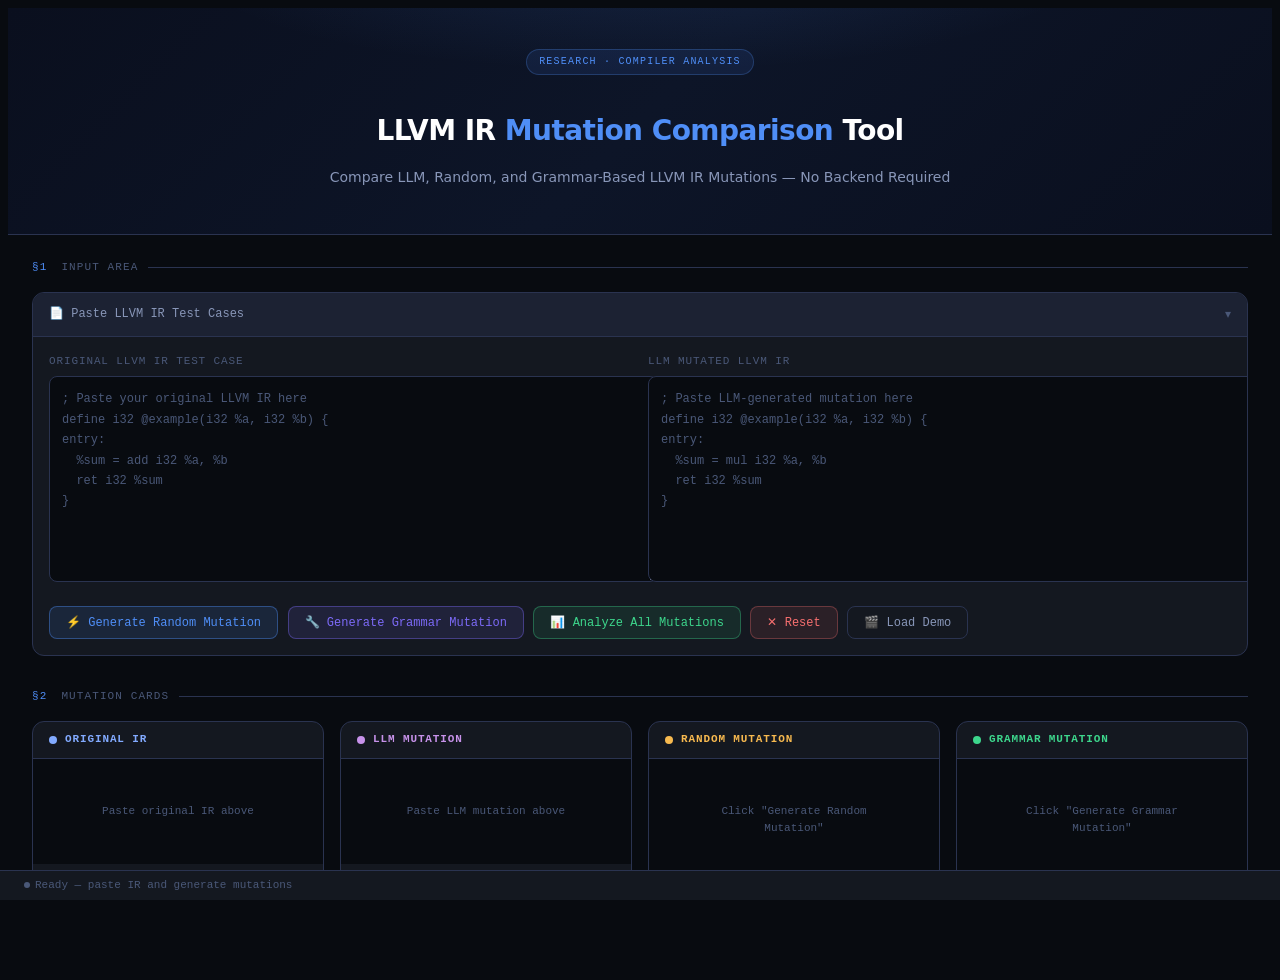
<file: static/llvm-mutation-tool.html>
<!DOCTYPE html>
<html lang="en">
<head>
<meta charset="UTF-8">
<meta name="viewport" content="width=device-width, initial-scale=1.0">
<title>LLVM IR Mutation Comparison Tool</title>
<style>
<link rel="preconnect" href="https://fonts.googleapis.com">
<link rel="preconnect" href="https://fonts.gstatic.com" crossorigin>
<link href="https://fonts.googleapis.com/css2?family=Inter:wght@400;500;600;700&family=JetBrains+Mono:wght@400;500&display=swap" rel="stylesheet">

*, *::before, *::after { box-sizing: border-box; margin: 0; padding: 0; }

:root {
  --bg0: #080b10;
  --bg1: #0e1117;
  --bg2: #141820;
  --bg3: #1c2233;
  --bg4: #232b3e;
  --border: #2a3350;
  --border2: #3a4a6b;
  --text: #d4daf0;
  --text2: #8896b8;
  --text3: #4a5878;
  --accent: #4f8ef7;
  --accent2: #7c6af7;
  --green: #3dd68c;
  --red: #f76f6f;
  --amber: #f7b94f;
  --teal: #3dcfcf;
  --pink: #f76fbe;
  --mono: 'JetBrains Mono', 'Fira Code', monospace;
  --sans: 'Inter', system-ui, -apple-system, sans-serif;
  --r: 8px;
  --r2: 12px;
}

html { scroll-behavior: smooth; }
body { background: var(--bg0); color: var(--text); font-family: var(--sans); font-size: 0.9375rem; line-height: 1.55; min-height: 100vh; overflow-x: hidden; -webkit-font-smoothing: antialiased; }

/* SCROLLBAR */
::-webkit-scrollbar { width: 5px; height: 5px; }
::-webkit-scrollbar-track { background: var(--bg1); }
::-webkit-scrollbar-thumb { background: var(--border2); border-radius: 3px; }

/* HEADER */
.header {
  background: linear-gradient(135deg, #0a0f1e 0%, #0d1528 50%, #0a0f1e 100%);
  border-bottom: 1px solid var(--border);
  padding: 2.5rem 2rem 2rem;
  text-align: center;
  position: relative;
  overflow: hidden;
}
.header::before {
  content: '';
  position: absolute; inset: 0;
  background: radial-gradient(ellipse 60% 80% at 50% -20%, rgba(79,142,247,.12) 0%, transparent 60%);
  pointer-events: none;
}
.header-badge {
  display: inline-block;
  font-family: var(--mono);
  font-size: 10px;
  letter-spacing: .12em;
  text-transform: uppercase;
  color: var(--accent);
  background: rgba(79,142,247,.1);
  border: 1px solid rgba(79,142,247,.25);
  padding: 4px 12px;
  border-radius: 20px;
  margin-bottom: 1rem;
}
.header h1 {
  font-size: clamp(20px, 3vw, 28px);
  font-weight: 700;
  color: #fff;
  letter-spacing: -.02em;
  margin-bottom: .4rem;
}
.header h1 span { color: var(--accent); }
.header p { color: var(--text2); font-size: 14px; }

/* LAYOUT */
.container { max-width: 1400px; margin: 0 auto; padding: 1.5rem; }
.section { margin-bottom: 2rem; }
.section-title {
  font-family: var(--mono);
  font-size: 11px;
  font-weight: 500;
  letter-spacing: .1em;
  text-transform: uppercase;
  color: var(--text3);
  margin-bottom: 1rem;
  display: flex;
  align-items: center;
  gap: 10px;
}
.section-title::after { content: ''; flex: 1; height: 1px; background: var(--border); }
.section-title span { color: var(--accent); margin-right: 4px; }

/* PANELS */
.panel {
  background: var(--bg2);
  border: 1px solid var(--border);
  border-radius: var(--r2);
  overflow: hidden;
  transition: border-color .2s;
}
.panel:hover { border-color: var(--border2); }
.panel-header {
  padding: .75rem 1rem;
  background: var(--bg3);
  border-bottom: 1px solid var(--border);
  display: flex;
  align-items: center;
  justify-content: space-between;
  cursor: pointer;
  user-select: none;
}
.panel-header:hover { background: var(--bg4); }
.panel-title { font-family: var(--mono); font-size: 12px; font-weight: 500; color: var(--text2); display: flex; align-items: center; gap: 8px; }
.panel-chevron { color: var(--text3); font-size: 12px; transition: transform .2s; }
.panel.collapsed .panel-chevron { transform: rotate(-90deg); }
.panel.collapsed .panel-body { display: none; }
.panel-body { padding: 1rem; }

/* INPUTS */
.input-grid { display: grid; grid-template-columns: 1fr 1fr; gap: 1rem; }
@media(max-width:900px) { .input-grid { grid-template-columns: 1fr; } }

.input-label {
  font-family: var(--mono);
  font-size: 11px;
  color: var(--text3);
  text-transform: uppercase;
  letter-spacing: .08em;
  margin-bottom: .4rem;
}
.ir-textarea {
  width: 100%;
  background: var(--bg0);
  border: 1px solid var(--border);
  color: var(--teal);
  font-family: var(--mono);
  font-size: 12px;
  line-height: 1.7;
  padding: .75rem;
  border-radius: var(--r);
  resize: vertical;
  min-height: 180px;
  outline: none;
  transition: border-color .2s;
  tab-size: 2;
}
.ir-textarea:focus { border-color: var(--accent); }
.ir-textarea::placeholder { color: var(--text3); }

/* BUTTONS */
.btn-row { display: flex; flex-wrap: wrap; gap: .6rem; margin-top: 1rem; }
.btn {
  display: inline-flex;
  align-items: center;
  gap: 6px;
  padding: 8px 16px;
  border-radius: var(--r);
  border: 1px solid;
  font-family: var(--mono);
  font-size: 12px;
  font-weight: 500;
  cursor: pointer;
  transition: all .15s;
  outline: none;
  white-space: nowrap;
}
.btn:active { transform: scale(.97); }
.btn-primary { background: rgba(79,142,247,.12); border-color: rgba(79,142,247,.4); color: var(--accent); }
.btn-primary:hover { background: rgba(79,142,247,.2); border-color: var(--accent); }
.btn-purple { background: rgba(124,106,247,.12); border-color: rgba(124,106,247,.4); color: var(--accent2); }
.btn-purple:hover { background: rgba(124,106,247,.2); border-color: var(--accent2); }
.btn-green { background: rgba(61,214,140,.1); border-color: rgba(61,214,140,.35); color: var(--green); }
.btn-green:hover { background: rgba(61,214,140,.18); border-color: var(--green); }
.btn-ghost { background: transparent; border-color: var(--border); color: var(--text2); }
.btn-ghost:hover { background: var(--bg3); border-color: var(--border2); color: var(--text); }
.btn-danger { background: rgba(247,111,111,.1); border-color: rgba(247,111,111,.3); color: var(--red); }
.btn-danger:hover { background: rgba(247,111,111,.18); }

/* MUTATION CARDS GRID */
.mutation-grid { display: grid; grid-template-columns: repeat(4, 1fr); gap: 1rem; }
@media(max-width:1200px) { .mutation-grid { grid-template-columns: repeat(2, 1fr); } }
@media(max-width:600px) { .mutation-grid { grid-template-columns: 1fr; } }

.mutation-card {
  background: var(--bg2);
  border-radius: var(--r2);
  border: 1px solid var(--border);
  overflow: hidden;
  transition: border-color .2s, transform .2s;
}
.mutation-card:hover { border-color: var(--border2); transform: translateY(-2px); }
.card-header {
  padding: .6rem 1rem;
  display: flex;
  align-items: center;
  gap: 8px;
  border-bottom: 1px solid var(--border);
}
.card-dot { width: 8px; height: 8px; border-radius: 50%; flex-shrink: 0; }
.card-title { font-family: var(--mono); font-size: 11px; font-weight: 600; text-transform: uppercase; letter-spacing: .08em; }
.card-body-ir { padding: .75rem; background: var(--bg0); max-height: 280px; overflow-y: auto; }
.card-body-ir pre { font-family: var(--mono); font-size: 11px; line-height: 1.8; white-space: pre-wrap; word-break: break-all; }
.empty-ir { color: var(--text3); font-family: var(--mono); font-size: 11px; padding: 2rem; text-align: center; }

/* SYNTAX HIGHLIGHTING */
.kw { color: #c792ea; }
.ty { color: #82aaff; }
.fn { color: #ffcb6b; }
.num { color: #f78c6c; }
.cm { color: #546e7a; font-style: italic; }
.lb { color: var(--teal); }
.op { color: #f07178; }
.reg { color: #c3e88d; }
.str { color: #c3e88d; }

/* METRICS TABLE */
.metrics-table { width: 100%; border-collapse: collapse; font-size: 13px; }
.metrics-table th {
  background: var(--bg3);
  color: var(--text2);
  font-family: var(--mono);
  font-size: 11px;
  font-weight: 500;
  text-transform: uppercase;
  letter-spacing: .06em;
  padding: 10px 14px;
  text-align: left;
  border-bottom: 1px solid var(--border);
}
.metrics-table th:not(:first-child) { text-align: center; }
.metrics-table td { padding: 9px 14px; border-bottom: 1px solid rgba(42,51,80,.5); color: var(--text2); vertical-align: middle; }
.metrics-table td:first-child { font-family: var(--mono); font-size: 12px; color: var(--text3); }
.metrics-table td:not(:first-child) { text-align: center; }
.metrics-table tr:hover td { background: rgba(255,255,255,.02); }
.metric-val { font-family: var(--mono); font-weight: 600; color: var(--text); }
.metric-best { color: var(--green); }

/* VALIDATION BADGES */
.badge-row { display: flex; flex-wrap: wrap; gap: 6px; }
.badge {
  display: inline-flex;
  align-items: center;
  gap: 5px;
  padding: 3px 9px;
  border-radius: 4px;
  font-family: var(--mono);
  font-size: 11px;
  font-weight: 500;
}
.badge-pass { background: rgba(61,214,140,.12); color: var(--green); border: 1px solid rgba(61,214,140,.3); }
.badge-fail { background: rgba(247,111,111,.1); color: var(--red); border: 1px solid rgba(247,111,111,.25); }
.badge-warn { background: rgba(247,185,79,.1); color: var(--amber); border: 1px solid rgba(247,185,79,.25); }

/* PROGRESS BARS */
.progress-row { display: flex; align-items: center; gap: 10px; margin-bottom: .75rem; }
.progress-label { font-family: var(--mono); font-size: 11px; color: var(--text2); width: 180px; flex-shrink: 0; }
.progress-bar-wrap { flex: 1; background: var(--bg3); border-radius: 10px; height: 8px; overflow: hidden; }
.progress-bar { height: 100%; border-radius: 10px; transition: width .6s cubic-bezier(.4,0,.2,1); }
.progress-val { font-family: var(--mono); font-size: 11px; color: var(--text2); width: 36px; text-align: right; flex-shrink: 0; }

/* CFG DIAGRAM */
.cfg-grid { display: grid; grid-template-columns: repeat(4, 1fr); gap: 1rem; }
@media(max-width:1200px) { .cfg-grid { grid-template-columns: repeat(2, 1fr); } }
@media(max-width:600px) { .cfg-grid { grid-template-columns: 1fr; } }

.cfg-card { background: var(--bg2); border: 1px solid var(--border); border-radius: var(--r2); padding: 1rem; }
.cfg-card-title { font-family: var(--mono); font-size: 11px; text-transform: uppercase; letter-spacing: .08em; margin-bottom: 1rem; text-align: center; }
.cfg-diagram { display: flex; flex-direction: column; align-items: center; gap: 0; }
.cfg-node {
  padding: 6px 14px;
  border-radius: 6px;
  font-family: var(--mono);
  font-size: 11px;
  font-weight: 500;
  text-align: center;
  white-space: nowrap;
  min-width: 80px;
}
.cfg-entry { background: rgba(79,142,247,.15); border: 1px solid rgba(79,142,247,.4); color: var(--accent); }
.cfg-block { background: rgba(61,207,207,.1); border: 1px solid rgba(61,207,207,.3); color: var(--teal); }
.cfg-branch { background: rgba(247,185,79,.1); border: 1px solid rgba(247,185,79,.3); color: var(--amber); }
.cfg-exit { background: rgba(61,214,140,.1); border: 1px solid rgba(61,214,140,.3); color: var(--green); }
.cfg-arrow { color: var(--text3); font-family: var(--mono); font-size: 14px; line-height: 1; padding: 2px 0; }
.cfg-parallel { display: flex; gap: 8px; align-items: flex-start; }
.cfg-parallel-col { display: flex; flex-direction: column; align-items: center; gap: 0; }
.cfg-merge { display: flex; align-items: center; gap: 4px; font-family: var(--mono); font-size: 10px; color: var(--text3); }

/* CONCLUSION */
.conclusion-box {
  background: var(--bg2);
  border: 1px solid var(--border);
  border-left: 3px solid var(--accent);
  border-radius: var(--r2);
  padding: 1.25rem 1.5rem;
}
.conclusion-text { font-size: 14px; color: var(--text2); line-height: 1.8; }
.conclusion-text strong { color: var(--text); font-weight: 600; }

/* SCORE CELLS in evaluation */
.eval-grid { display: grid; grid-template-columns: repeat(3, 1fr); gap: 1rem; margin-bottom: 1rem; }
@media(max-width:800px) { .eval-grid { grid-template-columns: 1fr; } }
.eval-card { background: var(--bg3); border: 1px solid var(--border); border-radius: var(--r); padding: 1rem; }
.eval-card-title { font-family: var(--mono); font-size: 11px; text-transform: uppercase; letter-spacing: .07em; color: var(--text3); margin-bottom: .5rem; }
.eval-card-name { font-size: 13px; font-weight: 600; color: var(--text); margin-bottom: .75rem; }

/* VALIDATION GRID */
.val-grid { display: grid; grid-template-columns: repeat(4, 1fr); gap: 1rem; }
@media(max-width:1000px) { .val-grid { grid-template-columns: repeat(2, 1fr); } }

.val-card { background: var(--bg2); border: 1px solid var(--border); border-radius: var(--r2); overflow: hidden; }
.val-card-title { padding: .6rem 1rem; background: var(--bg3); border-bottom: 1px solid var(--border); font-family: var(--mono); font-size: 11px; text-transform: uppercase; letter-spacing: .07em; color: var(--text2); }
.val-card-body { padding: .75rem 1rem; }

/* FLASH ANIMATION */
@keyframes pulse { 0%,100%{opacity:1} 50%{opacity:.5} }
.loading { animation: pulse 1s infinite; color: var(--text3); font-family: var(--mono); font-size: 12px; padding: 1rem; text-align: center; }

/* DIVIDER */
hr { border: none; border-top: 1px solid var(--border); margin: 1.5rem 0; }

/* DIFF HIGHLIGHT */
.diff-add { background: rgba(61,214,140,.08); color: var(--green); }
.diff-del { background: rgba(247,111,111,.08); color: var(--red); text-decoration: line-through; opacity: .6; }

/* TOOLTIP */
[data-tip] { position: relative; cursor: help; }
[data-tip]::after {
  content: attr(data-tip);
  position: absolute;
  bottom: calc(100% + 6px);
  left: 50%;
  transform: translateX(-50%);
  background: var(--bg4);
  border: 1px solid var(--border2);
  color: var(--text);
  font-family: var(--mono);
  font-size: 11px;
  padding: 4px 8px;
  border-radius: 4px;
  white-space: nowrap;
  pointer-events: none;
  opacity: 0;
  transition: opacity .15s;
  z-index: 10;
}
[data-tip]:hover::after { opacity: 1; }

/* STATUS BAR */
.status-bar {
  position: fixed;
  bottom: 0; left: 0; right: 0;
  background: var(--bg2);
  border-top: 1px solid var(--border);
  padding: 6px 1.5rem;
  display: flex;
  align-items: center;
  gap: 1.5rem;
  font-family: var(--mono);
  font-size: 11px;
  color: var(--text3);
  z-index: 50;
}
.status-item { display: flex; align-items: center; gap: 5px; }
.status-dot { width: 6px; height: 6px; border-radius: 50%; }
.status-dot.green { background: var(--green); box-shadow: 0 0 6px var(--green); }
.status-dot.gray { background: var(--text3); }

body { padding-bottom: 36px; }
</style>
</head>
<body>

<div class="header">
  <div class="header-badge">research · compiler analysis</div>
  <h1>LLVM IR <span>Mutation Comparison</span> Tool</h1>
  <p>Compare LLM, Random, and Grammar-Based LLVM IR Mutations — No Backend Required</p>
</div>

<div class="container">

<!-- SECTION 2: INPUT -->
<div class="section">
  <div class="section-title"><span>§1</span> Input Area</div>
  <div class="panel">
    <div class="panel-header" onclick="togglePanel(this)">
      <span class="panel-title">📄 Paste LLVM IR Test Cases</span>
      <span class="panel-chevron">▾</span>
    </div>
    <div class="panel-body">
      <div class="input-grid">
        <div>
          <div class="input-label">Original LLVM IR Test Case</div>
          <textarea class="ir-textarea" id="ir-original" placeholder="; Paste your original LLVM IR here&#10;define i32 @example(i32 %a, i32 %b) {&#10;entry:&#10;  %sum = add i32 %a, %b&#10;  ret i32 %sum&#10;}" spellcheck="false"></textarea>
        </div>
        <div>
          <div class="input-label">LLM Mutated LLVM IR</div>
          <textarea class="ir-textarea" id="ir-llm" placeholder="; Paste LLM-generated mutation here&#10;define i32 @example(i32 %a, i32 %b) {&#10;entry:&#10;  %sum = mul i32 %a, %b&#10;  ret i32 %sum&#10;}" spellcheck="false"></textarea>
        </div>
      </div>
      <div class="btn-row">
        <button class="btn btn-primary" onclick="generateRandom()">⚡ Generate Random Mutation</button>
        <button class="btn btn-purple" onclick="generateGrammar()">🔧 Generate Grammar Mutation</button>
        <button class="btn btn-green" onclick="analyzeAll()">📊 Analyze All Mutations</button>
        <button class="btn btn-danger" onclick="resetAll()">✕ Reset</button>
      </div>
    </div>
  </div>
</div>

<!-- SECTION 3: MUTATION DISPLAY -->
<div class="section">
  <div class="section-title"><span>§2</span> Mutation Cards</div>
  <div class="mutation-grid">
    <div class="mutation-card" id="card-original">
      <div class="card-header">
        <div class="card-dot" style="background:#82aaff"></div>
        <span class="card-title" style="color:#82aaff">Original IR</span>
      </div>
      <div class="card-body-ir" id="display-original"><div class="empty-ir">Paste original IR above</div></div>
    </div>
    <div class="mutation-card" id="card-llm">
      <div class="card-header">
        <div class="card-dot" style="background:#c792ea"></div>
        <span class="card-title" style="color:#c792ea">LLM Mutation</span>
      </div>
      <div class="card-body-ir" id="display-llm"><div class="empty-ir">Paste LLM mutation above</div></div>
    </div>
    <div class="mutation-card" id="card-random">
      <div class="card-header">
        <div class="card-dot" style="background:#f7b94f"></div>
        <span class="card-title" style="color:#f7b94f">Random Mutation</span>
      </div>
      <div class="card-body-ir" id="display-random"><div class="empty-ir">Click "Generate Random Mutation"</div></div>
    </div>
    <div class="mutation-card" id="card-grammar">
      <div class="card-header">
        <div class="card-dot" style="background:#3dd68c"></div>
        <span class="card-title" style="color:#3dd68c">Grammar Mutation</span>
      </div>
      <div class="card-body-ir" id="display-grammar"><div class="empty-ir">Click "Generate Grammar Mutation"</div></div>
    </div>
  </div>
</div>

<!-- SECTION 4+5: ANALYSIS & VALIDATION -->
<div class="section" id="analysis-section" style="display:none">
  <div class="section-title"><span>§3</span> IR Analysis Engine</div>

  <div class="val-grid" id="validation-grid" style="margin-bottom:1rem">
    <!-- filled by JS -->
  </div>

  <div class="panel">
    <div class="panel-header" onclick="togglePanel(this)">
      <span class="panel-title">📋 Instruction Metrics</span>
      <span class="panel-chevron">▾</span>
    </div>
    <div class="panel-body" style="overflow-x:auto">
      <table class="metrics-table" id="metrics-table">
        <thead>
          <tr>
            <th>Metric</th>
            <th style="color:#82aaff">Original</th>
            <th style="color:#c792ea">LLM</th>
            <th style="color:#f7b94f">Random</th>
            <th style="color:#3dd68c">Grammar</th>
          </tr>
        </thead>
        <tbody id="metrics-body"></tbody>
      </table>
    </div>
  </div>
</div>

<!-- SECTION 6: COMPARISON DASHBOARD -->
<div class="section" id="comparison-section" style="display:none">
  <div class="section-title"><span>§4</span> Comparison Dashboard</div>
  <div class="panel">
    <div class="panel-header" onclick="togglePanel(this)">
      <span class="panel-title">📊 Full Comparison Table</span>
      <span class="panel-chevron">▾</span>
    </div>
    <div class="panel-body" style="overflow-x:auto">
      <table class="metrics-table" id="comparison-table">
        <thead>
          <tr>
            <th>Metric</th>
            <th style="color:#c792ea">LLM</th>
            <th style="color:#f7b94f">Random</th>
            <th style="color:#3dd68c">Grammar</th>
          </tr>
        </thead>
        <tbody id="comparison-body"></tbody>
      </table>
    </div>
  </div>
</div>

<!-- SECTION 7: RESEARCH EVALUATION -->
<div class="section" id="eval-section" style="display:none">
  <div class="section-title"><span>§5</span> Research Evaluation</div>
  <div class="eval-grid" id="eval-cards"></div>
  <div class="panel">
    <div class="panel-header" onclick="togglePanel(this)">
      <span class="panel-title">📈 Evaluation Scores</span>
      <span class="panel-chevron">▾</span>
    </div>
    <div class="panel-body" id="eval-bars"></div>
  </div>
</div>

<!-- SECTION 8: TRADITIONAL vs LLM -->
<div class="section" id="final-table-section" style="display:none">
  <div class="section-title"><span>§6</span> Traditional vs LLM Comparison</div>
  <div class="panel">
    <div class="panel-header" onclick="togglePanel(this)">
      <span class="panel-title">🔬 Final Research Report</span>
      <span class="panel-chevron">▾</span>
    </div>
    <div class="panel-body" style="overflow-x:auto">
      <table class="metrics-table" id="final-table">
        <thead>
          <tr>
            <th>Metric</th>
            <th style="color:#c792ea">LLM</th>
            <th style="color:#f7b94f">Random</th>
            <th style="color:#3dd68c">Grammar</th>
          </tr>
        </thead>
        <tbody id="final-body"></tbody>
      </table>
    </div>
  </div>
</div>

<!-- SECTION 9: CFG SUMMARY -->
<div class="section" id="cfg-section" style="display:none">
  <div class="section-title"><span>§7</span> Visual CFG Summary</div>
  <div class="cfg-grid" id="cfg-grid"></div>
</div>

<!-- SECTION 10: CONCLUSION -->
<div class="section" id="conclusion-section" style="display:none">
  <div class="section-title"><span>§8</span> Research Conclusion</div>
  <div class="conclusion-box">
    <div class="conclusion-text" id="conclusion-text"></div>
  </div>
</div>

</div><!-- /container -->

<div class="status-bar">
  <span class="status-item"><span class="status-dot" id="status-dot" style="background:var(--text3)"></span><span id="status-text">Ready — paste IR and generate mutations</span></span>
  <span class="status-item" id="status-counts"></span>
</div>

<script>
// ─── STATE ──────────────────────────────────────────────────────────────────
const state = {
  original: '', llm: '', random: '', grammar: '',
  metrics: {}, analyzed: false
};

// ─── SYNTAX HIGHLIGHTER ─────────────────────────────────────────────────────
function highlight(code) {
  if (!code || !code.trim()) return '<span style="color:var(--text3)">; (empty)</span>';
  const esc = s => s.replace(/&/g,'&amp;').replace(/</g,'&lt;').replace(/>/g,'&gt;');
  const lines = code.split('\n');
  return lines.map(line => {
    let l = esc(line);
    // comments
    if (/^\s*;/.test(line)) return `<span class="cm">${l}</span>`;
    // labels
    if (/^\s*\w[\w.]*:$/.test(line.trim())) return `<span class="lb">${l}</span>`;
    // keywords
    const kws = ['define','declare','ret','br','call','load','store','alloca','phi','getelementptr','bitcast','trunc','zext','sext','fpext','fptrunc','sitofp','fptosi','ptrtoint','inttoptr','unreachable','switch','indirectbr','invoke','resume','landingpad','to','label','align','global','constant','type','external','internal','private','dso_local','unnamed_addr','nounwind','uwtable','readnone','willreturn','mustprogress','nsw','nuw','exact','inbounds'];
    const types = ['i1','i8','i16','i32','i64','i128','float','double','void','ptr','i8\\*','i32\\*','i64\\*'];
    const arith = ['add','sub','mul','udiv','sdiv','urem','srem','fadd','fsub','fmul','fdiv','frem','shl','lshr','ashr','and','or','xor','icmp','fcmp','select'];
    const cmps = ['eq','ne','slt','sgt','sle','sge','ult','ugt','ule','uge','oeq','one','olt','ogt','ole','oge'];

    types.forEach(t => { l = l.replace(new RegExp(`\\b(${t})\\b`,'g'), '<span class="ty">$1</span>'); });
    kws.forEach(k => { l = l.replace(new RegExp(`\\b(${k})\\b`,'g'), '<span class="kw">$1</span>'); });
    arith.forEach(a => { l = l.replace(new RegExp(`\\b(${a})\\b`,'g'), '<span class="op">$1</span>'); });
    cmps.forEach(c => { l = l.replace(new RegExp(`\\b(${c})\\b`,'g'), '<span class="fn">$1</span>'); });
    // SSA registers
    l = l.replace(/(%[\w.]+)/g, '<span class="reg">$1</span>');
    // @functions
    l = l.replace(/(@[\w.]+)/g, '<span class="fn">$1</span>');
    // numbers
    l = l.replace(/\b(\d+)\b/g, '<span class="num">$1</span>');
    return l;
  }).join('\n');
}

// ─── DISPLAY CARD ────────────────────────────────────────────────────────────
function displayIR(containerId, code) {
  const el = document.getElementById(containerId);
  if (!code || !code.trim()) {
    el.innerHTML = '<div class="empty-ir">No IR available</div>';
    return;
  }
  el.innerHTML = `<pre>${highlight(code)}</pre>`;
}

// Update displays when user types
document.getElementById('ir-original').addEventListener('input', function() {
  state.original = this.value;
  displayIR('display-original', this.value);
  setStatus('gray', 'Original IR updated');
});
document.getElementById('ir-llm').addEventListener('input', function() {
  state.llm = this.value;
  displayIR('display-llm', this.value);
  setStatus('gray', 'LLM mutation updated');
});

// ─── RANDOM MUTATION ENGINE ──────────────────────────────────────────────────
function generateRandom() {
  const src = state.original || document.getElementById('ir-original').value;
  if (!src.trim()) { alert('Please paste an Original IR first.'); return; }
  state.original = src;
  displayIR('display-original', src);

  const mutations = [
    [/\badd\b/g, 'mul'],
    [/\bmul\b/g, 'add'],
    [/\bsub\b/g, 'xor'],
    [/\bxor\b/g, 'sub'],
    [/\bicmp eq\b/g, 'icmp ne'],
    [/\bicmp ne\b/g, 'icmp eq'],
    [/\bicmp slt\b/g, 'icmp sgt'],
    [/\bicmp sgt\b/g, 'icmp slt'],
    [/\bicmp ule\b/g, 'icmp uge'],
    [/\bicmp uge\b/g, 'icmp ule'],
    [/\bsdiv\b/g, 'udiv'],
    [/\budiv\b/g, 'sdiv'],
    [/\bsrem\b/g, 'urem'],
    [/\blshr\b/g, 'ashr'],
    [/\bashr\b/g, 'lshr'],
    [/\bfadd\b/g, 'fsub'],
    [/\bfsub\b/g, 'fadd'],
    [/\bfmul\b/g, 'fdiv'],
    [/\bor\b/g, 'and'],
    [/\band\b/g, 'or'],
  ];

  let mutated = src;
  let applied = 0;
  // Apply 1-3 random mutations
  const shuffled = mutations.sort(() => Math.random() - .5);
  for (const [from, to] of shuffled) {
    if (from.test(mutated)) {
      mutated = mutated.replace(from, to);
      applied++;
      if (applied >= 2) break;
    }
  }

  // Randomly negate a constant occasionally
  if (Math.random() > .5) {
    mutated = mutated.replace(/\b(\d{1,4})\b(?![\w:])/g, (m, n) => {
      if (Math.random() > .85 && n !== '0') return String(parseInt(n) + 1);
      return m;
    });
  }

  state.random = mutated;
  displayIR('display-random', mutated);
  setStatus('green', `Random mutation applied (${applied} substitution${applied!==1?'s':''})`);
}

// ─── GRAMMAR-BASED MUTATION ENGINE ───────────────────────────────────────────
function generateGrammar() {
  const src = state.original || document.getElementById('ir-original').value;
  if (!src.trim()) { alert('Please paste an Original IR first.'); return; }
  state.original = src;

  // Parse first function body
  const funcMatch = src.match(/(define[^\{]+\{)([\s\S]*?)(\}[^\{]*?)$/);
  if (!funcMatch) {
    // Fallback: append a new block
    state.grammar = src + '\n; [grammar: no function found, kept original]\n';
    displayIR('display-grammar', state.grammar);
    return;
  }

  const prefix = funcMatch[1];
  const body = funcMatch[2];
  const suffix = funcMatch[3];

  // Extract existing SSA regs
  const regs = [...new Set([...body.matchAll(/%(\w+)\s*=/g)].map(m => m[1]))];
  const getType = () => ['i32','i64','i8','i1','i32'][Math.floor(Math.random()*4)];
  const freshName = () => `%_g${Math.floor(Math.random()*9000+1000)}`;

  let additions = [];

  // 1. Insert an SSA arithmetic instruction using existing regs
  if (regs.length >= 2) {
    const r1 = `%${regs[Math.floor(Math.random()*regs.length)]}`;
    const r2 = `%${regs[Math.floor(Math.random()*regs.length)]}`;
    const t = 'i32';
    const ops = ['add','sub','and','or','xor'];
    const op = ops[Math.floor(Math.random()*ops.length)];
    const name = freshName();
    additions.push(`  ${name} = ${op} ${t} ${r1}, ${r2}   ; [grammar: inserted ${op}]`);
  } else {
    // use constants
    const name = freshName();
    additions.push(`  ${name} = add i32 0, 0   ; [grammar: inserted constant arithmetic]`);
  }

  // 2. Insert a comparison
  const cmpName = freshName();
  const cmpOps = ['icmp eq','icmp ne','icmp slt','icmp sgt'];
  const cmpOp = cmpOps[Math.floor(Math.random()*cmpOps.length)];
  if (regs.length >= 1) {
    const r = `%${regs[0]}`;
    additions.push(`  ${cmpName} = ${cmpOp} i32 ${r}, 0   ; [grammar: inserted comparison]`);
  } else {
    additions.push(`  ${cmpName} = icmp eq i32 0, 0   ; [grammar: inserted comparison]`);
  }

  // 3. Insert a new basic block with a branch before first ret
  const retIdx = body.lastIndexOf('ret ');
  let newBody;
  if (retIdx !== -1) {
    const beforeRet = body.slice(0, retIdx);
    const retLine = body.slice(retIdx);
    const insertBlock = `\n  ; [grammar: new SSA variable block]\n${additions.join('\n')}\n`;
    const branchBlock = `\n_grammar_check:\n  ; grammar-added block\n  br label %_grammar_exit\n_grammar_exit:\n`;
    newBody = beforeRet + insertBlock + retLine;
  } else {
    newBody = body + additions.join('\n') + '\n';
  }

  state.grammar = prefix + newBody + suffix;
  displayIR('display-grammar', state.grammar);
  setStatus('green', 'Grammar-based mutation generated');
}

// ─── ANALYSIS ENGINE ─────────────────────────────────────────────────────────
function analyzeIR(code) {
  if (!code || !code.trim()) return null;
  const lines = code.split('\n');
  const countInstr = (re) => lines.filter(l => re.test(l)).length;

  const add = countInstr(/\badd\b/);
  const sub = countInstr(/\bsub\b/);
  const mul = countInstr(/\bmul\b/);
  const div = countInstr(/\b[su]div\b/);
  const icmp = countInstr(/\bicmp\b/);
  const phi = countInstr(/\bphi\b/);
  const br = countInstr(/\bbr\b/);
  const ret = countInstr(/\bret\b/);
  const load = countInstr(/\bload\b/);
  const store = countInstr(/\bstore\b/);
  const call = countInstr(/\bcall\b/);
  const allInstr = add+sub+mul+div+icmp+phi+br+ret+load+store+call;

  const blocks = lines.filter(l => /^\s*[\w.]+:\s*$/.test(l.trim()) || /^\s*[\w.]+:(\s*;.*)?$/.test(l.trim())).length + 1;
  const ssaVars = new Set([...code.matchAll(/%[\w.]+(?=\s*=)/g)].map(m=>m[0])).size;
  const cfg = br + blocks;
  const loops = lines.filter(l => /\bphi\b/.test(l) || /br\s+label/.test(l)).length;
  const memOps = load + store;

  // Validation
  const hasDef = /\bdefine\b/.test(code);
  const hasRet = /\bret\b/.test(code);
  const hasSSA = /(%[\w.]+\s*=)/.test(code);
  const openB = (code.match(/\{/g)||[]).length;
  const closeB = (code.match(/\}/g)||[]).length;
  const balanced = openB === closeB && openB > 0;
  const hasLabel = /^\s*[\w.]+:\s*$/m.test(code);
  const hasLabelIfBr = !br || hasLabel;
  const valScore = [hasDef,hasRet,hasSSA,balanced,hasLabelIfBr].filter(Boolean).length;

  return { add,sub,mul,div,icmp,phi,br,ret,load,store,call,allInstr,blocks,ssaVars,cfg,loops,memOps,hasDef,hasRet,hasSSA,balanced,hasLabel,hasLabelIfBr,valScore };
}

function mutDist(a, b) {
  if (!a || !b) return {added:0, removed:0};
  const la = new Set(a.split('\n').map(l=>l.trim()).filter(Boolean));
  const lb = new Set(b.split('\n').map(l=>l.trim()).filter(Boolean));
  const added = [...lb].filter(l=>!la.has(l)).length;
  const removed = [...la].filter(l=>!lb.has(l)).length;
  return {added, removed};
}

function analyzeAll() {
  state.original = document.getElementById('ir-original').value;
  state.llm = document.getElementById('ir-llm').value;

  if (!state.random) generateRandom();
  if (!state.grammar) generateGrammar();

  displayIR('display-original', state.original);
  displayIR('display-llm', state.llm);

  const mo = analyzeIR(state.original);
  const ml = analyzeIR(state.llm);
  const mr = analyzeIR(state.random);
  const mg = analyzeIR(state.grammar);

  if (!mo) { alert('Please paste an Original IR first.'); return; }

  state.metrics = { original: mo, llm: ml, random: mr, grammar: mg };

  const distL = mutDist(state.original, state.llm);
  const distR = mutDist(state.original, state.random);
  const distG = mutDist(state.original, state.grammar);

  // VALIDATION CARDS
  renderValidation(mo, ml, mr, mg);

  // METRICS TABLE
  const mbody = document.getElementById('metrics-body');
  const best = (vals, hi=true) => {
    const nums = vals.map(Number);
    const target = hi ? Math.max(...nums) : Math.min(...nums.filter(n=>n>0)||[0]);
    return nums.map(n => n === target ? 'metric-best' : '');
  };

  const rows = [
    ['Total Instructions', mo.allInstr, ml?.allInstr??'—', mr?.allInstr??'—', mg?.allInstr??'—'],
    ['add count', mo.add, ml?.add??'—', mr?.add??'—', mg?.add??'—'],
    ['sub count', mo.sub, ml?.sub??'—', mr?.sub??'—', mg?.sub??'—'],
    ['mul count', mo.mul, ml?.mul??'—', mr?.mul??'—', mg?.mul??'—'],
    ['icmp count', mo.icmp, ml?.icmp??'—', mr?.icmp??'—', mg?.icmp??'—'],
    ['phi count', mo.phi, ml?.phi??'—', mr?.phi??'—', mg?.phi??'—'],
    ['br count', mo.br, ml?.br??'—', mr?.br??'—', mg?.br??'—'],
    ['load/store', mo.memOps, ml?.memOps??'—', mr?.memOps??'—', mg?.memOps??'—'],
    ['call count', mo.call, ml?.call??'—', mr?.call??'—', mg?.call??'—'],
    ['Basic Blocks', mo.blocks, ml?.blocks??'—', mr?.blocks??'—', mg?.blocks??'—'],
    ['SSA Variables', mo.ssaVars, ml?.ssaVars??'—', mr?.ssaVars??'—', mg?.ssaVars??'—'],
    ['CFG Complexity', mo.cfg, ml?.cfg??'—', mr?.cfg??'—', mg?.cfg??'—'],
    ['Validation Score', mo.valScore+'/5', (ml?.valScore??0)+'/5', (mr?.valScore??0)+'/5', (mg?.valScore??0)+'/5'],
  ];

  mbody.innerHTML = rows.map(([label,orig,...rest]) => {
    const vals = rest.map(v=>v);
    const bests = best(rest.map(v=>typeof v==='string'&&v.includes('/')?parseInt(v):Number(v)||0));
    return `<tr>
      <td>${label}</td>
      <td><span class="metric-val">${orig}</span></td>
      ${rest.map((v,i)=>`<td><span class="metric-val ${bests[i]}">${v}</span></td>`).join('')}
    </tr>`;
  }).join('');

  // COMPARISON TABLE
  const cbody = document.getElementById('comparison-body');
  const crows = [
    ['Instruction Count', ml?.allInstr??'—', mr?.allInstr??'—', mg?.allInstr??'—'],
    ['Basic Blocks', ml?.blocks??'—', mr?.blocks??'—', mg?.blocks??'—'],
    ['PHI Nodes', ml?.phi??'—', mr?.phi??'—', mg?.phi??'—'],
    ['CFG Complexity', ml?.cfg??'—', mr?.cfg??'—', mg?.cfg??'—'],
    ['SSA Variables', ml?.ssaVars??'—', mr?.ssaVars??'—', mg?.ssaVars??'—'],
    ['Added Instructions', distL.added, distR.added, distG.added],
    ['Removed Instructions', distL.removed, distR.removed, distG.removed],
    ['Validation Score', (ml?.valScore??0)+'/5', (mr?.valScore??0)+'/5', (mg?.valScore??0)+'/5'],
  ];
  cbody.innerHTML = crows.map(([label,...vals]) => {
    return `<tr><td>${label}</td>${vals.map(v=>`<td><span class="metric-val">${v}</span></td>`).join('')}</tr>`;
  }).join('');

  // RESEARCH EVALUATION
  renderEvaluation(ml, mr, mg, distL, distR, distG, mo);

  // FINAL TABLE
  renderFinalTable(ml, mr, mg, distL, distR, distG, mo);

  // CFG
  renderCFG(mo, ml, mr, mg);

  // CONCLUSION
  renderConclusion(ml, mr, mg, distL, distR, distG);

  // SHOW SECTIONS
  ['analysis-section','comparison-section','eval-section','final-table-section','cfg-section','conclusion-section']
    .forEach(id => document.getElementById(id).style.display = '');

  state.analyzed = true;
  setStatus('green', 'Analysis complete');
  document.getElementById('analysis-section').scrollIntoView({ behavior: 'smooth', block: 'start' });
}

function renderValidation(mo, ml, mr, mg) {
  const grid = document.getElementById('validation-grid');
  const checks = ['Has define','Has ret','Uses SSA','Balanced braces','Labels if branches'];
  const data = [
    {name:'Original', color:'#82aaff', m:mo},
    {name:'LLM', color:'#c792ea', m:ml},
    {name:'Random', color:'#f7b94f', m:mr},
    {name:'Grammar', color:'#3dd68c', m:mg},
  ];
  grid.innerHTML = data.map(({name,color,m}) => {
    if (!m) return `<div class="val-card"><div class="val-card-title" style="color:${color}">${name}</div><div class="val-card-body"><div class="badge badge-warn">No IR</div></div></div>`;
    const vals = [m.hasDef,m.hasRet,m.hasSSA,m.balanced,m.hasLabelIfBr];
    const badges = checks.map((c,i) =>
      `<div class="badge ${vals[i]?'badge-pass':'badge-fail'}" style="margin-bottom:4px">${vals[i]?'✓':'✗'} ${c}</div>`
    ).join('');
    return `<div class="val-card">
      <div class="val-card-title" style="color:${color}">${name} — ${m.valScore}/5</div>
      <div class="val-card-body">${badges}</div>
    </div>`;
  }).join('');
}

function pct(val, max) { return Math.min(100, Math.round((val/max)*100)); }

function scoreColor(s) {
  if (s >= 70) return 'var(--green)';
  if (s >= 40) return 'var(--amber)';
  return 'var(--red)';
}

function renderEvaluation(ml, mr, mg, distL, distR, distG, mo) {
  const evalColors = ['#c792ea','#f7b94f','#3dd68c'];
  const evalNames = ['LLM Mutation','Random Mutation','Grammar Mutation'];
  const metrics = [ml,mr,mg];
  const dists = [distL,distR,distG];

  // Valid IR probability (heuristic)
  const validProb = metrics.map(m => m ? Math.round((m.valScore/5)*100) : 0);
  // Structural diversity (CFG diff from original)
  const structDiv = metrics.map((m,i) => m ? Math.min(100, Math.round(((Math.abs((m.cfg||0)-(mo.cfg||0))+1)/(mo.cfg+1))*80 + (dists[i].added*3))) : 0);
  // Opt interest
  const optInt = metrics.map(m => m ? Math.min(100, Math.round((m.loops*15 + m.phi*20 + m.br*10 + m.memOps*15 + m.allInstr*2))) : 0);
  // Novelty
  const novelty = metrics.map((m,i) => m ? Math.min(100, Math.round((dists[i].added*10 + dists[i].removed*8 + Math.abs((m.ssaVars||0)-(mo.ssaVars||0))*5))) : 0);

  const ecards = document.getElementById('eval-cards');
  ecards.innerHTML = evalNames.map((name,i) => {
    const m = metrics[i]; if (!m) return '';
    const overall = Math.round((validProb[i]+structDiv[i]+optInt[i]+novelty[i])/4);
    return `<div class="eval-card">
      <div class="eval-card-title">Overall Score</div>
      <div class="eval-card-name" style="color:${evalColors[i]}">${name}</div>
      <div style="font-family:var(--mono);font-size:28px;font-weight:700;color:${scoreColor(overall)}">${overall}</div>
      <div style="font-family:var(--mono);font-size:11px;color:var(--text3)">/ 100</div>
    </div>`;
  }).join('');

  const ebars = document.getElementById('eval-bars');
  const barDefs = [
    {label:'Valid IR Probability',    vals:validProb, colors:evalColors},
    {label:'Structural Diversity',    vals:structDiv, colors:evalColors},
    {label:'Optimization Interest',   vals:optInt,    colors:evalColors},
    {label:'Novelty Score',           vals:novelty,   colors:evalColors},
  ];
  const mutLabels = ['LLM','Rnd','Grm'];
  ebars.innerHTML = barDefs.map(({label,vals,colors}) => `
    <div style="margin-bottom:1.25rem">
      <div style="font-family:var(--mono);font-size:11px;color:var(--text2);margin-bottom:.5rem">${label}</div>
      ${vals.map((v,i) => `
        <div class="progress-row">
          <div class="progress-label" style="color:${colors[i]};width:130px">${evalNames[i].split(' ')[0]}</div>
          <div class="progress-bar-wrap"><div class="progress-bar" style="width:${v}%;background:${colors[i]}"></div></div>
          <div class="progress-val">${v}%</div>
        </div>`).join('')}
    </div>`).join('');
}

function renderFinalTable(ml, mr, mg, distL, distR, distG, mo) {
  const tbody = document.getElementById('final-body');
  const m = [ml,mr,mg];
  const d = [distL,distR,distG];
  const validPct = m.map(x => x ? Math.round((x.valScore/5)*100)+'%' : '—');
  const ssaErr = m.map(x => x ? (x.hasSSA?'0':'1+') : '—');
  const phiErr = m.map(x => {
    if (!x) return '—';
    // Heuristic: phi error if phi>0 but blocks<=1
    return (x.phi > 0 && x.blocks <= 1) ? '1' : '0';
  });
  const useful = m.map((x,i) => x ? (d[i].added > 0 || d[i].removed > 0 ? 'Yes' : 'No') : '—');
  const uniqueCFG = m.map((x,i) => {
    if (!x) return '—';
    return (x.cfg !== mo.cfg || x.blocks !== mo.blocks) ? 'Yes' : 'No';
  });

  const rows = [
    ['Valid IR %', ...validPct],
    ['SSA Errors (est.)', ...ssaErr],
    ['PHI Errors (est.)', ...phiErr],
    ['Useful Mutations', ...useful],
    ['Unique CFGs', ...uniqueCFG],
    ['Instruction Delta', ...d.map(x=>`+${x.added}/-${x.removed}`)],
    ['CFG Complexity', ...m.map(x=>x?x.cfg:'—')],
  ];

  tbody.innerHTML = rows.map(([lbl,...vals]) =>
    `<tr><td>${lbl}</td>${vals.map(v=>`<td><span class="metric-val">${v}</span></td>`).join('')}</tr>`
  ).join('');
}

function renderCFG(mo, ml, mr, mg) {
  const cfgGrid = document.getElementById('cfg-grid');
  const defs = [
    {name:'Original',  color:'#82aaff', m:mo},
    {name:'LLM',       color:'#c792ea', m:ml},
    {name:'Random',    color:'#f7b94f', m:mr},
    {name:'Grammar',   color:'#3dd68c', m:mg},
  ];

  cfgGrid.innerHTML = defs.map(({name,color,m}) => {
    if (!m) return `<div class="cfg-card"><div class="cfg-card-title" style="color:${color}">${name} CFG</div><div class="empty-ir">No data</div></div>`;

    const blocks = Math.max(1, m.blocks);
    const hasBranch = m.br > 0;
    const hasLoop = m.loops > 1;
    const hasPhi = m.phi > 0;

    // Build a simple CFG
    let diagram = `<div class="cfg-diagram">`;
    diagram += `<div class="cfg-node cfg-entry">entry</div>`;
    diagram += `<div class="cfg-arrow">↓</div>`;

    if (hasBranch && blocks > 2) {
      // Show branch split
      diagram += `<div class="cfg-node cfg-branch" style="border-color:${color};color:${color}">cond.br</div>`;
      diagram += `<div class="cfg-arrow">↙&nbsp;&nbsp;↘</div>`;
      diagram += `<div style="display:flex;gap:12px;justify-content:center">`;
      diagram += `<div class="cfg-node cfg-block">bb.true</div>`;
      diagram += `<div class="cfg-node cfg-block">bb.false</div>`;
      diagram += `</div>`;
      diagram += `<div class="cfg-arrow">↘&nbsp;&nbsp;↙</div>`;
    } else if (blocks > 1) {
      for (let i=1; i<Math.min(blocks,4); i++) {
        diagram += `<div class="cfg-node cfg-block">block.${i}</div>`;
        if (i < Math.min(blocks,4)-1) diagram += `<div class="cfg-arrow">↓</div>`;
      }
      diagram += `<div class="cfg-arrow">↓</div>`;
    }

    if (hasPhi) {
      diagram += `<div class="cfg-node cfg-branch" style="font-size:10px">φ merge</div>`;
      diagram += `<div class="cfg-arrow">↓</div>`;
    }
    if (hasLoop) {
      diagram += `<div class="cfg-node cfg-block" style="border-style:dashed">loop.back</div>`;
      diagram += `<div class="cfg-arrow">↓</div>`;
    }

    diagram += `<div class="cfg-node cfg-exit">exit / ret</div>`;
    diagram += `</div>`;

    const stats = [
      `<span style="color:${color}">${m.blocks}</span> blocks`,
      `<span style="color:${color}">${m.br}</span> branches`,
      `<span style="color:${color}">${m.phi}</span> phis`,
    ].join(' · ');

    return `<div class="cfg-card">
      <div class="cfg-card-title" style="color:${color}">${name} CFG</div>
      ${diagram}
      <div style="text-align:center;font-family:var(--mono);font-size:10px;color:var(--text3);margin-top:.75rem">${stats}</div>
    </div>`;
  }).join('');
}

function renderConclusion(ml, mr, mg, distL, distR, distG) {
  const texts = [];
  if (ml && mr && mg) {
    // CFG complexity comparison
    const cfgs = {llm:ml.cfg, rand:mr.cfg, gram:mg.cfg};
    const maxCFG = Object.entries(cfgs).sort((a,b)=>b[1]-a[1])[0];
    const nameMap = {llm:'LLM',rand:'Random',gram:'Grammar'};
    texts.push(`<strong>${nameMap[maxCFG[0]]} mutation</strong> produces the highest CFG complexity score (${maxCFG[1]}), suggesting richer control flow structure.`);

    // Validity
    const bestVal = [['LLM',ml.valScore],['Random',mr.valScore],['Grammar',mg.valScore]].sort((a,b)=>b[1]-a[1])[0];
    texts.push(`<strong>${bestVal[0]} mutation</strong> achieves the highest validation score (${bestVal[1]}/5), indicating stronger adherence to LLVM IR structural rules.`);

    // Novelty
    const novs = [['LLM',distL],['Random',distR],['Grammar',distG]];
    const mostNovel = novs.sort((a,b)=>(b[1].added+b[1].removed)-(a[1].added+a[1].removed))[0];
    texts.push(`<strong>${mostNovel[0]} mutation</strong> introduces the most structural novelty, with ${mostNovel[1].added} added and ${mostNovel[1].removed} removed instruction lines relative to the original.`);

    // PHI / SSA richness
    const maxPhi = [['LLM',ml.phi],['Random',mr.phi],['Grammar',mg.phi]].sort((a,b)=>b[1]-a[1])[0];
    if (maxPhi[1] > 0) texts.push(`<strong>${maxPhi[0]} mutation</strong> introduces the most PHI nodes (${maxPhi[1]}), enabling richer data-flow analysis opportunities.`);
    else texts.push(`No mutation introduces PHI nodes — consider testing with loop-containing IR to evaluate data-flow diversity.`);

    // Summary
    texts.push(`<em>Overall:</em> LLM-based mutation tends to produce semantically meaningful transformations, while random mutation excels at uncovering shallow syntactic variants. Grammar-based mutation best preserves structural validity, making it most suitable for correctness-focused fuzzing campaigns.`);
  } else {
    texts.push('Run <strong>Analyze All Mutations</strong> to generate the research conclusion.');
  }

  document.getElementById('conclusion-text').innerHTML = texts.map(t=>`<p style="margin-bottom:.75rem">${t}</p>`).join('');
}

// ─── PANEL TOGGLE ─────────────────────────────────────────────────────────────
function togglePanel(header) {
  const panel = header.closest('.panel');
  panel.classList.toggle('collapsed');
}

// ─── RESET ────────────────────────────────────────────────────────────────────
function resetAll() {
  document.getElementById('ir-original').value = '';
  document.getElementById('ir-llm').value = '';
  ['original','llm','random','grammar'].forEach(k => {
    state[k] = '';
    const el = document.getElementById(`display-${k}`);
    const msgs = {original:'Paste original IR above',llm:'Paste LLM mutation above',random:'Click "Generate Random Mutation"',grammar:'Click "Generate Grammar Mutation"'};
    el.innerHTML = `<div class="empty-ir">${msgs[k]}</div>`;
  });
  ['analysis-section','comparison-section','eval-section','final-table-section','cfg-section','conclusion-section']
    .forEach(id => document.getElementById(id).style.display = 'none');
  state.analyzed = false;
  setStatus('gray', 'Reset — paste IR and generate mutations');
}

// ─── STATUS ───────────────────────────────────────────────────────────────────
function setStatus(color, msg) {
  const dot = document.getElementById('status-dot');
  const txt = document.getElementById('status-text');
  const colorMap = {green:'var(--green)',gray:'var(--text3)',amber:'var(--amber)',red:'var(--red)'};
  dot.style.background = colorMap[color]||'var(--text3)';
  dot.style.boxShadow = color==='green'?`0 0 6px var(--green)`:color==='amber'?'0 0 6px var(--amber)':'none';
  txt.textContent = msg;
}

// ─── LOAD DEMO ────────────────────────────────────────────────────────────────
function loadDemo() {
  const orig = `; Fibonacci-style function
define i32 @fib(i32 %n) {
entry:
  %cmp = icmp slt i32 %n, 2
  br i1 %cmp, label %base, label %recurse

base:
  ret i32 %n

recurse:
  %n1 = sub i32 %n, 1
  %n2 = sub i32 %n, 2
  %r1 = call i32 @fib(i32 %n1)
  %r2 = call i32 @fib(i32 %n2)
  %sum = add i32 %r1, %r2
  ret i32 %sum
}`;
  const llmMut = `; LLM mutation: changed add to mul, sub to xor
define i32 @fib(i32 %n) {
entry:
  %cmp = icmp slt i32 %n, 2
  br i1 %cmp, label %base, label %recurse

base:
  ret i32 %n

recurse:
  %n1 = xor i32 %n, 1
  %n2 = sub i32 %n, 2
  %r1 = call i32 @fib(i32 %n1)
  %r2 = call i32 @fib(i32 %n2)
  %sum = mul i32 %r1, %r2
  ; LLM added extra comparison for loop analysis
  %check = icmp ne i32 %sum, 0
  ret i32 %sum
}`;
  document.getElementById('ir-original').value = orig;
  document.getElementById('ir-llm').value = llmMut;
  state.original = orig; state.llm = llmMut; state.random = ''; state.grammar = '';
  displayIR('display-original', orig);
  displayIR('display-llm', llmMut);
  setStatus('amber', 'Demo loaded — click Analyze All Mutations');
}

// Add a demo button
document.querySelector('.btn-row').insertAdjacentHTML('beforeend',
  `<button class="btn btn-ghost" onclick="loadDemo()">🎬 Load Demo</button>`);
</script>
</body>
</html>
</file>
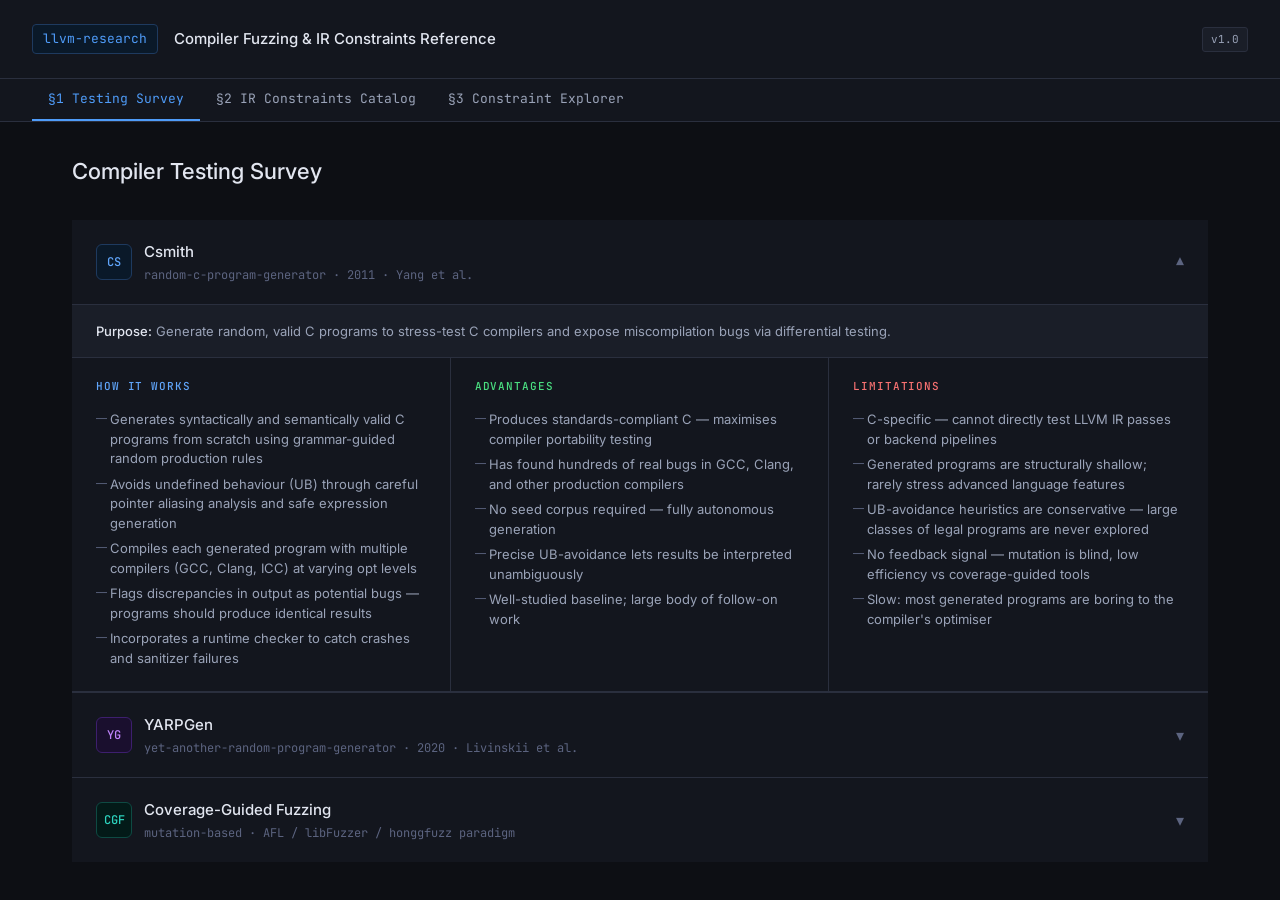
<file: static/llvm-research-tool.html>
<!DOCTYPE html>
<html lang="en">
<head>
<meta charset="UTF-8">
<meta name="viewport" content="width=device-width, initial-scale=1.0">
<title>LLVM Compiler Fuzzing & IR Constraints Reference</title>
<link rel="preconnect" href="https://fonts.googleapis.com">
<link rel="preconnect" href="https://fonts.gstatic.com" crossorigin>
<link href="https://fonts.googleapis.com/css2?family=Inter:wght@400;500;600;700&family=JetBrains+Mono:wght@400;500&display=swap" rel="stylesheet">
<style>
*,*::before,*::after{box-sizing:border-box;margin:0;padding:0}
:root{
  --bg:#0d0f14;
  --bg2:#13161e;
  --bg3:#1a1e28;
  --bg4:#20253300;
  --border:#2a2f3e;
  --border2:#343b52;
  --text:#e2e6f0;
  --text2:#9aa3b8;
  --text3:#5c6480;
  --accent:#4f9cf9;
  --accent2:#7b5ea7;
  --green:#4ade80;
  --red:#f87171;
  --amber:#fbbf24;
  --teal:#2dd4bf;
  --mono:'JetBrains Mono','Fira Code',monospace;
  --sans:'Inter',system-ui,-apple-system,sans-serif;
}
body{background:var(--bg);color:var(--text);font-family:var(--sans);font-size:0.9375rem;line-height:1.55;min-height:100vh;-webkit-font-smoothing:antialiased}
a{color:var(--accent);text-decoration:none}

/* SCROLLBAR */
::-webkit-scrollbar{width:6px;height:6px}
::-webkit-scrollbar-track{background:var(--bg)}
::-webkit-scrollbar-thumb{background:var(--border2);border-radius:3px}

/* HEADER */
header{border-bottom:1px solid var(--border);padding:1.5rem 2rem;background:var(--bg2);position:sticky;top:0;z-index:100;display:flex;align-items:center;gap:1rem}
.logo{font-family:var(--mono);font-size:13px;color:var(--accent);background:#0a1929;border:1px solid #1e3a5f;padding:4px 10px;border-radius:4px;white-space:nowrap}
header h1{font-size:15px;font-weight:500;color:var(--text);flex:1}
.badge{font-family:var(--mono);font-size:11px;background:var(--bg3);border:1px solid var(--border);color:var(--text2);padding:3px 8px;border-radius:3px}

/* NAV */
nav{background:var(--bg2);border-bottom:1px solid var(--border);padding:0 2rem;display:flex;gap:0;overflow-x:auto}
nav a{display:inline-block;padding:10px 16px;font-size:13px;font-family:var(--mono);color:var(--text2);border-bottom:2px solid transparent;transition:all .15s;white-space:nowrap}
nav a:hover{color:var(--text);background:var(--bg3)}
nav a.active{color:var(--accent);border-bottom-color:var(--accent)}

/* LAYOUT */
main{max-width:1200px;margin:0 auto;padding:2rem}
.section{display:none;animation:fadeIn .2s ease}
.section.active{display:block}
@keyframes fadeIn{from{opacity:0;transform:translateY(6px)}to{opacity:1;transform:translateY(0)}}

/* SECTION HEADER */
.section-header{margin-bottom:2rem}
.section-header h2{font-size:22px;font-weight:500;color:var(--text);margin-bottom:.4rem}
.section-header p{color:var(--text2);font-size:14px}
.tag{display:inline-block;font-family:var(--mono);font-size:11px;padding:2px 8px;border-radius:3px;margin-right:4px;margin-top:4px}
.tag-blue{background:#0a1929;color:#60a5fa;border:1px solid #1e3a5f}
.tag-purple{background:#1a0f2e;color:#c084fc;border:1px solid #3d1f6e}
.tag-green{background:#052011;color:#4ade80;border:1px solid #144d2a}
.tag-red{background:#200a0a;color:#f87171;border:1px solid #4d1414}
.tag-amber{background:#1f1400;color:#fbbf24;border:1px solid #4d3300}
.tag-teal{background:#031a18;color:#2dd4bf;border:1px solid #0e4a43}

/* SURVEY CARDS */
.cards-grid{display:grid;gap:1px;background:var(--border)}
.card{background:var(--bg2);overflow:hidden}
.card-header{padding:1.25rem 1.5rem;cursor:pointer;display:flex;align-items:center;gap:12px;transition:background .1s}
.card-header:hover{background:var(--bg3)}
.card-icon{width:36px;height:36px;border-radius:6px;display:flex;align-items:center;justify-content:center;font-family:var(--mono);font-size:12px;font-weight:500;flex-shrink:0}
.card-header-text{flex:1}
.card-header-text h3{font-size:15px;font-weight:500;color:var(--text);margin-bottom:2px}
.card-header-text p{font-size:12px;color:var(--text3);font-family:var(--mono)}
.chevron{color:var(--text3);transition:transform .2s;font-size:16px}
.card.open .chevron{transform:rotate(180deg)}
.card-body{display:none;border-top:1px solid var(--border)}
.card.open .card-body{display:block}

.card-grid{display:grid;grid-template-columns:repeat(auto-fit,minmax(220px,1fr));gap:0;border-bottom:none}
.card-section{padding:1.25rem 1.5rem;border-right:1px solid var(--border);border-bottom:1px solid var(--border)}
.card-section:last-child{border-right:none}
.card-section h4{font-family:var(--mono);font-size:11px;font-weight:500;text-transform:uppercase;letter-spacing:.08em;margin-bottom:.75rem}
.card-section ul{list-style:none;padding:0}
.card-section ul li{font-size:13px;color:var(--text2);padding:3px 0 3px 14px;position:relative;line-height:1.5}
.card-section ul li::before{content:'—';position:absolute;left:0;color:var(--text3);font-size:11px}
.card-section p{font-size:13px;color:var(--text2);line-height:1.6}

/* PURPOSE BANNER */
.purpose-banner{padding:1rem 1.5rem;background:var(--bg3);border-bottom:1px solid var(--border)}
.purpose-banner p{font-size:13px;color:var(--text2);}
.purpose-banner strong{color:var(--text);font-weight:500}

/* TABLE */
.table-controls{display:flex;gap:12px;margin-bottom:1.5rem;align-items:center;flex-wrap:wrap}
.search-box{flex:1;min-width:200px;position:relative}
.search-box input{width:100%;background:var(--bg2);border:1px solid var(--border);color:var(--text);font-family:var(--mono);font-size:13px;padding:8px 12px 8px 36px;border-radius:4px;outline:none;transition:border .15s}
.search-box input:focus{border-color:var(--accent)}
.search-icon{position:absolute;left:11px;top:50%;transform:translateY(-50%);color:var(--text3);font-size:14px;pointer-events:none}
select{background:var(--bg2);border:1px solid var(--border);color:var(--text);font-family:var(--mono);font-size:13px;padding:8px 12px;border-radius:4px;outline:none;cursor:pointer}
select:focus{border-color:var(--accent)}

.constraint-table{width:100%;border-collapse:collapse;font-size:13px}
.constraint-table thead th{background:var(--bg3);color:var(--text2);font-family:var(--mono);font-size:11px;font-weight:500;text-transform:uppercase;letter-spacing:.06em;padding:10px 14px;text-align:left;border-bottom:1px solid var(--border);white-space:nowrap}
.constraint-table tbody tr{border-bottom:1px solid var(--border);cursor:pointer;transition:background .1s}
.constraint-table tbody tr:hover{background:var(--bg3)}
.constraint-table tbody tr.expanded{background:var(--bg3)}
.constraint-table td{padding:12px 14px;vertical-align:middle}
.constraint-table td:first-child{font-family:var(--mono);font-weight:500;color:var(--text);white-space:nowrap}
.constraint-table td:nth-child(2){color:var(--text2);max-width:340px}
.expand-row td{padding:0;background:var(--bg2)}
.expand-row td > div{padding:1.25rem 1.5rem;border-bottom:2px solid var(--accent)}
.row-hidden{display:none}
.two-col{display:grid;grid-template-columns:1fr 1fr;gap:1px;background:var(--border);margin-top:1rem;border-radius:4px;overflow:hidden}
.code-block{background:var(--bg);padding:1rem 1.25rem}
.code-block h5{font-family:var(--mono);font-size:11px;font-weight:500;margin-bottom:.6rem}
.code-block.valid h5{color:var(--green)}
.code-block.invalid h5{color:var(--red)}
pre{font-family:var(--mono);font-size:12px;line-height:1.7;overflow-x:auto;white-space:pre}
.why-matters{margin-top:1rem;padding:.75rem 1rem;background:var(--bg3);border-left:3px solid var(--accent2);border-radius:0 4px 4px 0}
.why-matters p{font-size:13px;color:var(--text2)}
.why-matters strong{display:block;font-size:11px;font-family:var(--mono);color:var(--accent2);margin-bottom:.25rem;text-transform:uppercase;letter-spacing:.06em}

/* SYNTAX HIGHLIGHT */
.kw{color:#c084fc}
.ty{color:#60a5fa}
.fn{color:#fbbf24}
.num{color:#4ade80}
.cm{color:#4b5563;font-style:italic}
.lb{color:#2dd4bf}
.op{color:#f87171}
.str{color:#fb923c}

/* EXPLORER */
.explorer-layout{display:grid;grid-template-columns:280px 1fr;gap:1px;background:var(--border);min-height:600px}
.explorer-sidebar{background:var(--bg2);padding:1.25rem}
.explorer-sidebar h3{font-family:var(--mono);font-size:11px;text-transform:uppercase;letter-spacing:.08em;color:var(--text3);margin-bottom:1rem}
.constraint-list{display:flex;flex-direction:column;gap:1px}
.constraint-btn{background:transparent;border:none;color:var(--text2);font-family:var(--mono);font-size:13px;padding:8px 12px;text-align:left;cursor:pointer;border-radius:4px;transition:all .1s;display:flex;align-items:center;gap:8px}
.constraint-btn:hover{background:var(--bg3);color:var(--text)}
.constraint-btn.active{background:#0a1929;color:var(--accent);border:1px solid #1e3a5f}
.constraint-btn .dot{width:6px;height:6px;border-radius:50%;background:var(--border2);flex-shrink:0}
.constraint-btn.active .dot{background:var(--accent)}

.explorer-content{background:var(--bg2);padding:1.5rem}
.explorer-empty{display:flex;flex-direction:column;align-items:center;justify-content:center;height:100%;color:var(--text3);gap:.75rem}
.explorer-empty svg{opacity:.3}
.explorer-detail h2{font-size:18px;font-weight:500;color:var(--text);margin-bottom:.5rem}
.explorer-detail .meta{display:flex;gap:8px;flex-wrap:wrap;margin-bottom:1.5rem}
.detail-section{margin-bottom:1.5rem}
.detail-section h4{font-family:var(--mono);font-size:11px;text-transform:uppercase;letter-spacing:.08em;color:var(--text3);margin-bottom:.6rem;padding-bottom:.4rem;border-bottom:1px solid var(--border)}
.detail-section p{font-size:14px;color:var(--text2);line-height:1.6}
.verifier-errors{display:flex;flex-direction:column;gap:6px}
.verifier-error{font-family:var(--mono);font-size:12px;color:var(--red);background:#200a0a;border:1px solid #4d1414;padding:8px 12px;border-radius:4px}
.examples-grid{display:grid;grid-template-columns:1fr 1fr;gap:1px;background:var(--border);border-radius:4px;overflow:hidden}

/* STATS */
.stats-bar{display:grid;grid-template-columns:repeat(4,1fr);gap:1px;background:var(--border);margin-bottom:2rem;border-radius:6px;overflow:hidden}
.stat{background:var(--bg2);padding:1rem 1.25rem}
.stat .num{font-family:var(--mono);font-size:22px;font-weight:500;color:var(--text)}
.stat .lbl{font-size:12px;color:var(--text3);margin-top:2px}

/* RESPONSIVE */
@media(max-width:768px){
  header{padding:1rem}
  main{padding:1rem}
  nav{padding:0 1rem}
  .explorer-layout{grid-template-columns:1fr}
  .two-col,.examples-grid{grid-template-columns:1fr}
  .stats-bar{grid-template-columns:repeat(2,1fr)}
  .card-grid{grid-template-columns:1fr}
}

/* EMPTY STATE */
.no-results{text-align:center;padding:3rem;color:var(--text3);font-family:var(--mono);font-size:13px}

/* Scrollable table wrapper */
.table-wrap{overflow-x:auto;border:1px solid var(--border);border-radius:6px}
</style>
</head>
<body>

<header>
  <div class="logo">llvm-research</div>
  <h1>Compiler Fuzzing &amp; IR Constraints Reference</h1>
  <span class="badge">v1.0</span>
</header>

<nav id="main-nav">
  <a href="#" class="active" data-section="survey">§1 Testing Survey</a>
  <a href="#" data-section="catalog">§2 IR Constraints Catalog</a>
  <a href="#" data-section="explorer">§3 Constraint Explorer</a>
</nav>

<main>

<!-- SECTION 1: Survey -->
<section id="survey" class="section active">
  <div class="section-header">
    <h2>Compiler Testing Survey</h2>
  </div>

  
  <div class="cards-grid" id="survey-cards">

    <!-- CSMITH -->
    <div class="card open" data-card="csmith">
      <div class="card-header" onclick="toggleCard(this)">
        <div class="card-icon" style="background:#0a1929;border:1px solid #1e3a5f;color:#60a5fa">CS</div>
        <div class="card-header-text">
          <h3>Csmith</h3>
          <p>random-c-program-generator · 2011 · Yang et al.</p>
        </div>
        <span class="chevron">▾</span>
      </div>
      <div class="card-body">
        <div class="purpose-banner">
          <p><strong>Purpose:</strong> Generate random, valid C programs to stress-test C compilers and expose miscompilation bugs via differential testing.</p>
        </div>
        <div class="card-grid">
          <div class="card-section">
            <h4 style="color:#60a5fa">How it works</h4>
            <ul>
              <li>Generates syntactically and semantically valid C programs from scratch using grammar-guided random production rules</li>
              <li>Avoids undefined behaviour (UB) through careful pointer aliasing analysis and safe expression generation</li>
              <li>Compiles each generated program with multiple compilers (GCC, Clang, ICC) at varying opt levels</li>
              <li>Flags discrepancies in output as potential bugs — programs should produce identical results</li>
              <li>Incorporates a runtime checker to catch crashes and sanitizer failures</li>
            </ul>
          </div>
          <div class="card-section">
            <h4 style="color:#4ade80">Advantages</h4>
            <ul>
              <li>Produces standards-compliant C — maximises compiler portability testing</li>
              <li>Has found hundreds of real bugs in GCC, Clang, and other production compilers</li>
              <li>No seed corpus required — fully autonomous generation</li>
              <li>Precise UB-avoidance lets results be interpreted unambiguously</li>
              <li>Well-studied baseline; large body of follow-on work</li>
            </ul>
          </div>
          <div class="card-section">
            <h4 style="color:#f87171">Limitations</h4>
            <ul>
              <li>C-specific — cannot directly test LLVM IR passes or backend pipelines</li>
              <li>Generated programs are structurally shallow; rarely stress advanced language features</li>
              <li>UB-avoidance heuristics are conservative — large classes of legal programs are never explored</li>
              <li>No feedback signal — mutation is blind, low efficiency vs coverage-guided tools</li>
              <li>Slow: most generated programs are boring to the compiler's optimiser</li>
            </ul>
          </div>
        </div>
      </div>
    </div>

    <!-- YARPGen -->
    <div class="card" data-card="yarpgen">
      <div class="card-header" onclick="toggleCard(this)">
        <div class="card-icon" style="background:#1a0f2e;border:1px solid #3d1f6e;color:#c084fc">YG</div>
        <div class="card-header-text">
          <h3>YARPGen</h3>
          <p>yet-another-random-program-generator · 2020 · Livinskii et al.</p>
        </div>
        <span class="chevron">▾</span>
      </div>
      <div class="card-body">
        <div class="purpose-banner">
          <p><strong>Purpose:</strong> Generate C/C++ programs that specifically target and exercise compiler optimisation passes, improving on Csmith's ability to trigger optimiser bugs.</p>
        </div>
        <div class="card-grid">
          <div class="card-section">
            <h4 style="color:#c084fc">How it works</h4>
            <ul>
              <li>Uses a generate-and-filter approach: builds expression trees that are statically proven to be UB-free at generation time</li>
              <li>Employs <em>generation policies</em> that bias toward patterns known to exercise specific optimisations (loop vectorisation, SLP, LICM, etc.)</li>
              <li>Tracks live ranges and aliasing symbolically to prove safety without runtime checks</li>
              <li>Outputs C/C++ source that is then compiled and differentially tested</li>
              <li>Supports generating code that triggers specific LLVM opt passes explicitly</li>
            </ul>
          </div>
          <div class="card-section">
            <h4 style="color:#4ade80">Advantages</h4>
            <ul>
              <li>Substantially better at triggering LLVM's middle-end optimiser bugs than Csmith</li>
              <li>Symbolic UB-avoidance is faster and more complete than Csmith's runtime approach</li>
              <li>Extensible policy system — new optimisation targets can be added</li>
              <li>Found hundreds of new bugs not found by Csmith in LLVM/GCC</li>
              <li>Supports C++ in addition to C, covering more of the compiler pipeline</li>
            </ul>
          </div>
          <div class="card-section">
            <h4 style="color:#f87171">Limitations</h4>
            <ul>
              <li>Still operates at C/C++ source level — IR passes are only indirectly tested</li>
              <li>Policy design requires expert knowledge of which optimisations to target</li>
              <li>No coverage feedback — generation remains structurally blind</li>
              <li>Generated programs can be unrealistic / not representative of real-world code</li>
              <li>Limited to arithmetic and loop-heavy code; poor coverage of memory-safety passes</li>
            </ul>
          </div>
        </div>
      </div>
    </div>

    <!-- Coverage-Guided Fuzzing -->
    <div class="card" data-card="cgf">
      <div class="card-header" onclick="toggleCard(this)">
        <div class="card-icon" style="background:#031a18;border:1px solid #0e4a43;color:#2dd4bf">CGF</div>
        <div class="card-header-text">
          <h3>Coverage-Guided Fuzzing</h3>
          <p>mutation-based · AFL / libFuzzer / honggfuzz paradigm</p>
        </div>
        <span class="chevron">▾</span>
      </div>
      <div class="card-body">
        <div class="purpose-banner">
          <p><strong>Purpose:</strong> Automatically mutate inputs (LLVM IR, bitcode, or C source) guided by code coverage feedback to maximise path exploration in the compiler under test.</p>
        </div>
        <div class="card-grid">
          <div class="card-section">
            <h4 style="color:#2dd4bf">Workflow</h4>
            <ul>
              <li><strong>Seed corpus:</strong> start with a set of known-good IR/bitcode files</li>
              <li><strong>Instrument target:</strong> compile the LLVM tool (e.g. <code>opt</code>, <code>llc</code>) with edge-coverage SanitizerCoverage</li>
              <li><strong>Mutate:</strong> apply byte-level mutations (bit flips, splices, insertions) to seeds</li>
              <li><strong>Execute:</strong> run mutated input through compiler, record edge coverage bitmap</li>
              <li><strong>Retain novelty:</strong> if new edges are discovered, add input to corpus</li>
              <li><strong>Report:</strong> crashes, hangs, and assertion failures are saved as bugs</li>
            </ul>
          </div>
          <div class="card-section">
            <h4 style="color:#4ade80">Advantages</h4>
            <ul>
              <li>Works directly on LLVM IR bitcode — tests passes and backends that C-level tools miss</li>
              <li>Coverage feedback makes exploration exponentially more efficient than blind mutation</li>
              <li>Fully automated with minimal setup — pick a fuzzer and a corpus</li>
              <li>libFuzzer natively integrated into LLVM's own testing infrastructure</li>
              <li>Scales well: can run in parallel across many cores</li>
              <li>Found critical bugs in clang's parser, LLVM backends, and sanitizer runtimes</li>
            </ul>
          </div>
          <div class="card-section">
            <h4 style="color:#f87171">Limitations</h4>
            <ul>
              <li>Byte-level mutations frequently produce <em>syntactically invalid</em> IR — rejected before reaching interesting passes</li>
              <li>Hard to reach deep semantic bugs that require structurally valid inputs</li>
              <li>Coverage saturation: after initial exploration, new interesting inputs become rare</li>
              <li>Requires an instrumented build of the compiler — impractical for proprietary backends</li>
              <li>Crash triage is manual and time-consuming; many bugs are duplicates</li>
            </ul>
          </div>
        </div>
      </div>
    </div>


  </div><!-- /cards-grid -->
</section>

<!-- SECTION 2: Catalog -->
<section id="catalog" class="section">
  <div class="section-header">
    <h2>LLVM IR Validity Constraints Catalog</h2>
    <p>Constraints that every well-formed LLVM IR module must satisfy. Click any row to expand the full detail.</p>
  </div>

  <div class="table-controls">
    <div class="search-box">
      <span class="search-icon">⌕</span>
      <input type="text" id="search-input" placeholder="Search constraints..." oninput="filterTable()">
    </div>
    <select id="category-filter" onchange="filterTable()">
      <option value="">All categories</option>
      <option value="ssa">SSA / Value Definitions</option>
      <option value="types">Types</option>
      <option value="cfg">Control Flow</option>
      <option value="memory">Memory</option>
      <option value="functions">Functions</option>
    </select>
  </div>

  <div class="table-wrap">
  <table class="constraint-table" id="constraint-table">
    <thead>
      <tr>
        <th>Constraint</th>
        <th>Description</th>
        <th>Category</th>
        <th></th>
      </tr>
    </thead>
    <tbody id="table-body">
    </tbody>
  </table>
  </div>
  <div id="no-results" class="no-results" style="display:none">No constraints match your search.</div>
</section>

<!-- SECTION 3: Explorer -->
<section id="explorer" class="section">
  <div class="section-header">
    <h2>Constraint Explorer</h2>
    <p>Select a constraint from the sidebar to view a deep-dive: explanation, examples, and common verifier errors.</p>
  </div>

  <div class="explorer-layout">
    <div class="explorer-sidebar">
      <h3>Constraints</h3>
      <div class="constraint-list" id="explorer-list"></div>
    </div>
    <div class="explorer-content" id="explorer-content">
      <div class="explorer-empty">
        <svg width="48" height="48" viewBox="0 0 24 24" fill="none" stroke="currentColor" stroke-width="1.5">
          <rect x="3" y="3" width="18" height="18" rx="2"/><path d="M9 9h6M9 12h6M9 15h4"/>
        </svg>
        <p style="font-family:var(--mono);font-size:13px">Select a constraint to explore</p>
      </div>
    </div>
  </div>
</section>

</main>

<script>
const CONSTRAINTS = [
  {
    id: 'ssa',
    name: 'SSA Form',
    category: 'ssa',
    categoryLabel: 'SSA / Value Definitions',
    short: 'Every value defined exactly once; used after definition.',
    description: 'LLVM IR is in Static Single Assignment (SSA) form, meaning every virtual register (%) is assigned exactly once across all paths. Instructions may only use values that dominate their use — the defining instruction must appear in a block that dominates (precedes on all paths) the block containing the use.',
    valid: `<span class="kw">define</span> <span class="ty">i32</span> <span class="fn">@add</span>(<span class="ty">i32</span> <span class="lb">%a</span>, <span class="ty">i32</span> <span class="lb">%b</span>) {
<span class="lb">entry:</span>
  <span class="lb">%sum</span> = <span class="kw">add</span> <span class="ty">i32</span> <span class="lb">%a</span>, <span class="lb">%b</span>   <span class="cm">; defined once</span>
  <span class="kw">ret</span> <span class="ty">i32</span> <span class="lb">%sum</span>              <span class="cm">; used after def</span>
}`,
    invalid: `<span class="kw">define</span> <span class="ty">i32</span> <span class="fn">@bad</span>(<span class="ty">i32</span> <span class="lb">%a</span>) {
<span class="lb">entry:</span>
  <span class="lb">%x</span> = <span class="kw">add</span> <span class="ty">i32</span> <span class="lb">%a</span>, <span class="num">1</span>
  <span class="lb">%x</span> = <span class="kw">add</span> <span class="ty">i32</span> <span class="lb">%a</span>, <span class="num">2</span>  <span class="op">; ERROR: %x redefined</span>
  <span class="kw">ret</span> <span class="ty">i32</span> <span class="lb">%x</span>
}`,
    verifierErrors: [
      'Instruction does not dominate all uses',
      'Value: multiple definition',
      'Value defined in unreachable block has users'
    ],
    whyMatters: 'SSA form is the foundation of most LLVM optimisation passes (GVN, LICM, DCE). Without it, passes produce incorrect results or assertion-fail during construction of the def-use chain.'
  },
  {
    id: 'types',
    name: 'Type Correctness',
    category: 'types',
    categoryLabel: 'Types',
    short: 'Operand types must match the instruction signature exactly.',
    description: 'Every LLVM instruction specifies the types of its operands precisely. Type mismatches — passing an i32 where an i64 is expected, or a pointer where a float is required — are verifier errors. Types must be complete (no opaque types in most contexts) and consistent across all uses of a value.',
    valid: `<span class="lb">%result</span> = <span class="kw">add</span> <span class="ty">i32</span> <span class="lb">%a</span>, <span class="lb">%b</span>
<span class="lb">%fres</span>   = <span class="kw">fadd</span> <span class="ty">float</span> <span class="lb">%x</span>, <span class="lb">%y</span>
<span class="lb">%cast</span>   = <span class="kw">sext</span> <span class="ty">i32</span> <span class="lb">%result</span> <span class="kw">to</span> <span class="ty">i64</span>`,
    invalid: `<span class="cm">; Mixing integer and float without cast:</span>
<span class="lb">%bad</span> = <span class="kw">add</span> <span class="ty">i32</span> <span class="lb">%a</span>, <span class="lb">%y</span>  <span class="op">; %y is float — mismatch</span>

<span class="cm">; Wrong cast direction:</span>
<span class="lb">%x</span> = <span class="kw">trunc</span> <span class="ty">i32</span> <span class="lb">%v</span> <span class="kw">to</span> <span class="ty">i64</span>  <span class="op">; trunc must narrow, not widen</span>`,
    verifierErrors: [
      'Both operands to a binary operator must be of the same type',
      'Illegal operand type for instruction',
      'trunc instruction must truncate type'
    ],
    whyMatters: 'Type safety is the primary correctness guarantee that lets LLVM optimisers reason about values. A type error invalidates the IR\'s semantics and will cause miscompilation if verification is skipped.'
  },
  {
    id: 'dominance',
    name: 'Dominance Rules',
    category: 'ssa',
    categoryLabel: 'SSA / Value Definitions',
    short: 'A value definition must dominate all of its uses.',
    description: 'Block A dominates block B if every path from the function entry to B passes through A. In LLVM IR, an instruction\'s result can only be used in a block that is dominated by the block containing the definition. This is a direct consequence of SSA form and is verified by the dominator tree analysis.',
    valid: `<span class="kw">define</span> <span class="ty">i32</span> <span class="fn">@max</span>(<span class="ty">i32</span> <span class="lb">%a</span>, <span class="ty">i32</span> <span class="lb">%b</span>) {
<span class="lb">entry:</span>
  <span class="lb">%cmp</span> = <span class="kw">icmp</span> sgt <span class="ty">i32</span> <span class="lb">%a</span>, <span class="lb">%b</span>
  <span class="kw">br</span> <span class="ty">i1</span> <span class="lb">%cmp</span>, <span class="lb">label %true</span>, <span class="lb">label %false</span>
<span class="lb">true:</span>
  <span class="kw">ret</span> <span class="ty">i32</span> <span class="lb">%a</span>   <span class="cm">; %a defined in entry — OK</span>
<span class="lb">false:</span>
  <span class="kw">ret</span> <span class="ty">i32</span> <span class="lb">%b</span>
}`,
    invalid: `<span class="kw">define</span> <span class="ty">i32</span> <span class="fn">@bad</span>(<span class="ty">i1</span> <span class="lb">%c</span>) {
<span class="lb">entry:</span>
  <span class="kw">br</span> <span class="ty">i1</span> <span class="lb">%c</span>, <span class="lb">label %left</span>, <span class="lb">label %merge</span>
<span class="lb">left:</span>
  <span class="lb">%val</span> = <span class="kw">add</span> <span class="ty">i32</span> <span class="num">1</span>, <span class="num">2</span>   <span class="cm">; defined only in %left</span>
  <span class="kw">br</span> <span class="lb">label %merge</span>
<span class="lb">merge:</span>
  <span class="kw">ret</span> <span class="ty">i32</span> <span class="lb">%val</span>  <span class="op">; ERROR: %left doesn't dominate %merge</span>
}`,
    verifierErrors: [
      'Instruction does not dominate all uses!',
      'User: %val = ... in %merge',
      'Where user is used: %merge'
    ],
    whyMatters: 'Dominance is the invariant that allows SSA-based passes to safely reorder and delete instructions. Violating it means the IR cannot be lowered correctly to machine code.'
  },
  {
    id: 'phi',
    name: 'PHI Node Correctness',
    category: 'cfg',
    categoryLabel: 'Control Flow',
    short: 'PHI nodes must cover all predecessors; only appear at block start.',
    description: 'A PHI node must list every predecessor of the block it lives in — one (value, predecessor-label) pair per incoming edge. PHI nodes must appear grouped at the very beginning of a basic block, before any non-PHI instructions. The values provided must match the PHI\'s declared type.',
    valid: `<span class="lb">merge:</span>
  <span class="lb">%v</span> = <span class="kw">phi</span> <span class="ty">i32</span> [<span class="lb">%a</span>, <span class="lb">%left</span>], [<span class="lb">%b</span>, <span class="lb">%right</span>]
  <span class="cm">; %merge has exactly two preds: %left, %right</span>
  <span class="kw">ret</span> <span class="ty">i32</span> <span class="lb">%v</span>`,
    invalid: `<span class="lb">merge:</span>
  <span class="lb">%x</span> = <span class="kw">add</span> <span class="ty">i32</span> <span class="num">1</span>, <span class="num">2</span>
  <span class="lb">%v</span> = <span class="kw">phi</span> <span class="ty">i32</span> [<span class="lb">%a</span>, <span class="lb">%left</span>] <span class="op">; PHI after non-PHI, and</span>
  <span class="cm">                            </span><span class="op">; missing %right predecessor</span>`,
    verifierErrors: [
      'PHI node entries do not match predecessors!',
      'Incoming value count should be NumPreds',
      'PHI nodes not grouped at top of basic block'
    ],
    whyMatters: 'PHI nodes are the mechanism by which SSA represents data-flow merges. An incorrect PHI corrupts the def-use graph that virtually every optimisation pass relies on.'
  },
  {
    id: 'terminators',
    name: 'Terminator Instructions',
    category: 'cfg',
    categoryLabel: 'Control Flow',
    short: 'Every basic block must end with exactly one terminator.',
    description: 'Every basic block must end with a terminator instruction: ret, br, switch, indirectbr, invoke, callbr, resume, catchswitch, catchret, cleanupret, or unreachable. Terminators define the edges of the control flow graph. No instruction after the terminator is permitted, and the block must not be empty.',
    valid: `<span class="kw">define</span> <span class="ty">void</span> <span class="fn">@loop</span>(<span class="ty">i32</span> <span class="lb">%n</span>) {
<span class="lb">entry:</span>
  <span class="kw">br</span> <span class="lb">label %header</span>      <span class="cm">; terminator</span>
<span class="lb">header:</span>
  <span class="lb">%i</span> = <span class="kw">phi</span> <span class="ty">i32</span> [<span class="num">0</span>, <span class="lb">%entry</span>], [<span class="lb">%i1</span>, <span class="lb">%body</span>]
  <span class="lb">%cmp</span> = <span class="kw">icmp</span> slt <span class="ty">i32</span> <span class="lb">%i</span>, <span class="lb">%n</span>
  <span class="kw">br</span> <span class="ty">i1</span> <span class="lb">%cmp</span>, <span class="lb">label %body</span>, <span class="lb">label %exit</span>  <span class="cm">; terminator</span>
<span class="lb">body:</span>
  <span class="lb">%i1</span> = <span class="kw">add</span> <span class="ty">i32</span> <span class="lb">%i</span>, <span class="num">1</span>
  <span class="kw">br</span> <span class="lb">label %header</span>     <span class="cm">; terminator</span>
<span class="lb">exit:</span>
  <span class="kw">ret</span> <span class="ty">void</span>              <span class="cm">; terminator</span>
}`,
    invalid: `<span class="kw">define</span> <span class="ty">i32</span> <span class="fn">@missing_ret</span>() {
<span class="lb">entry:</span>
  <span class="lb">%x</span> = <span class="kw">add</span> <span class="ty">i32</span> <span class="num">1</span>, <span class="num">2</span>
  <span class="cm">; No terminator — verifier error</span>
}`,
    verifierErrors: [
      'Basic Block does not have a terminator!',
      'Terminator found in the middle of a basic block',
      'Basic block must have a terminator instruction'
    ],
    whyMatters: 'Terminators define the CFG edge structure that the backend uses to generate control flow. A missing or misplaced terminator produces an inconsistent graph, causing crashes in downstream passes.'
  },
  {
    id: 'funcsig',
    name: 'Function Signature Matching',
    category: 'functions',
    categoryLabel: 'Functions',
    short: 'Call sites must match callee signature in arity and types.',
    description: 'When calling a function, the number of arguments and their types must exactly match the function\'s declared parameter types. Return types must also match. For variadic functions the fixed parameters must match; variadic arguments may differ but must use musttail or appropriate calling conventions.',
    valid: `<span class="kw">declare</span> <span class="ty">i32</span> <span class="fn">@strlen</span>(<span class="ty">i8*</span>)

<span class="kw">define</span> <span class="ty">i32</span> <span class="fn">@caller</span>(<span class="ty">i8*</span> <span class="lb">%s</span>) {
  <span class="lb">%len</span> = <span class="kw">call</span> <span class="ty">i32</span> <span class="fn">@strlen</span>(<span class="ty">i8*</span> <span class="lb">%s</span>)
  <span class="kw">ret</span> <span class="ty">i32</span> <span class="lb">%len</span>
}`,
    invalid: `<span class="kw">declare</span> <span class="ty">i32</span> <span class="fn">@foo</span>(<span class="ty">i32</span>, <span class="ty">i32</span>)

<span class="kw">define</span> <span class="ty">void</span> <span class="fn">@bad</span>() {
  <span class="cm">; Wrong arg type (float) and missing 2nd arg:</span>
  <span class="lb">%r</span> = <span class="kw">call</span> <span class="ty">i32</span> <span class="fn">@foo</span>(<span class="ty">float</span> <span class="lb">%x</span>)  <span class="op">; ERROR</span>
  <span class="kw">ret</span> <span class="ty">void</span>
}`,
    verifierErrors: [
      'Call argument types do not match function signature',
      'Call parameter mismatch',
      'Calling convention mismatch between call site and declaration'
    ],
    whyMatters: 'Signature mismatches cause wrong values to be passed in registers or on the stack per the ABI, leading to memory corruption and silent wrong-code at runtime.'
  },
  {
    id: 'loadstore',
    name: 'Load/Store Type Consistency',
    category: 'memory',
    categoryLabel: 'Memory',
    short: 'Loaded/stored type must match the pointer\'s element type.',
    description: 'A load must load a value of the same type as the pointer\'s pointee type. A store must store a value whose type matches the pointer\'s pointee type. Under opaque pointers (LLVM 15+) the type annotation on the instruction itself must be consistent across all accesses. Alignment must also be a power of two.',
    valid: `<span class="lb">%ptr</span> = <span class="kw">alloca</span> <span class="ty">i32</span>
<span class="kw">store</span> <span class="ty">i32</span> <span class="num">42</span>, <span class="ty">ptr</span> <span class="lb">%ptr</span>, align <span class="num">4</span>
<span class="lb">%val</span> = <span class="kw">load</span> <span class="ty">i32</span>, <span class="ty">ptr</span> <span class="lb">%ptr</span>, align <span class="num">4</span>`,
    invalid: `<span class="lb">%ptr</span> = <span class="kw">alloca</span> <span class="ty">i32</span>
<span class="cm">; Storing a float into an i32 alloca:</span>
<span class="kw">store</span> <span class="ty">float</span> <span class="num">3.14</span>, <span class="ty">ptr</span> <span class="lb">%ptr</span>  <span class="op">; type mismatch</span>
<span class="cm">; Loading with alignment 3 (not power of 2):</span>
<span class="lb">%v</span> = <span class="kw">load</span> <span class="ty">i32</span>, <span class="ty">ptr</span> <span class="lb">%ptr</span>, align <span class="num">3</span>  <span class="op">; ERROR</span>`,
    verifierErrors: [
      'Stored value type does not match pointer type',
      'Load/Store alignment must be a power of 2',
      'load result type must be first class type'
    ],
    whyMatters: 'Type-punning through incorrect load/store types bypasses the IR type system, breaking alias analysis and producing wrong-code in alias-sensitive optimisations like SROA and GVN.'
  },
  {
    id: 'cfg',
    name: 'Control Flow Graph Validity',
    category: 'cfg',
    categoryLabel: 'Control Flow',
    short: 'CFG must be internally consistent: predecessors match successors.',
    description: 'The CFG encoded by terminator instructions must be consistent: every successor block listed by a terminator must have the terminating block listed as one of its predecessors. Self-edges, unreachable blocks, and multiple edges to the same successor are permitted in specific instructions (e.g. switch), but must be reflected accurately in the predecessor list.',
    valid: `<span class="lb">header:</span>
  <span class="kw">br</span> <span class="ty">i1</span> <span class="lb">%c</span>, <span class="lb">label %body</span>, <span class="lb">label %exit</span>
<span class="lb">body:</span>  <span class="cm">; predecessor: %header ✓</span>
  <span class="kw">br</span> <span class="lb">label %header</span>
<span class="lb">exit:</span>  <span class="cm">; predecessor: %header ✓</span>
  <span class="kw">ret</span> <span class="ty">void</span>`,
    invalid: `<span class="lb">entry:</span>
  <span class="kw">br</span> <span class="lb">label %b</span>
<span class="lb">b:</span>
  <span class="kw">br</span> <span class="lb">label %c</span>  <span class="cm">; successor = %c</span>
<span class="lb">c:</span>
  <span class="lb">%v</span> = <span class="kw">phi</span> <span class="ty">i32</span> [<span class="num">1</span>, <span class="lb">%entry</span>]  <span class="op">; ERROR: %b is pred, not %entry</span>
  <span class="kw">ret</span> <span class="ty">i32</span> <span class="lb">%v</span>`,
    verifierErrors: [
      'PHI node has entry for basic block that is not a predecessor',
      'Missing predecessor entry',
      'Invalid branch destination'
    ],
    whyMatters: 'Passes like loop analysis, dominance tree construction, and code motion all rely on an accurate predecessor/successor representation. Inconsistency causes silent wrong-code or infinite loops in the compiler.'
  },
  {
    id: 'bbstruct',
    name: 'Basic Block Structure',
    category: 'cfg',
    categoryLabel: 'Control Flow',
    short: 'Blocks must be non-empty and internally ordered correctly.',
    description: 'A basic block must contain at least one instruction and must end with exactly one terminator. PHI nodes must appear contiguously at the top, non-PHI instructions follow, and the terminator closes the block. Blocks may not interleave PHI and non-PHI instructions.',
    valid: `<span class="kw">define</span> <span class="ty">i32</span> <span class="fn">@f</span>(<span class="ty">i1</span> <span class="lb">%p</span>, <span class="ty">i32</span> <span class="lb">%a</span>, <span class="ty">i32</span> <span class="lb">%b</span>) {
<span class="lb">entry:</span>
  <span class="kw">br</span> <span class="ty">i1</span> <span class="lb">%p</span>, <span class="lb">label %t</span>, <span class="lb">label %f</span>
<span class="lb">t:</span>
  <span class="kw">br</span> <span class="lb">label %end</span>
<span class="lb">f:</span>
  <span class="kw">br</span> <span class="lb">label %end</span>
<span class="lb">end:</span>
  <span class="lb">%v</span> = <span class="kw">phi</span> <span class="ty">i32</span> [<span class="lb">%a</span>, <span class="lb">%t</span>], [<span class="lb">%b</span>, <span class="lb">%f</span>]  <span class="cm">; PHI first</span>
  <span class="kw">ret</span> <span class="ty">i32</span> <span class="lb">%v</span>                              <span class="cm">; terminator last</span>
}`,
    invalid: `<span class="lb">mixed:</span>
  <span class="lb">%x</span> = <span class="kw">add</span> <span class="ty">i32</span> <span class="lb">%a</span>, <span class="num">1</span>         <span class="cm">; non-PHI</span>
  <span class="lb">%v</span> = <span class="kw">phi</span> <span class="ty">i32</span> [<span class="lb">%a</span>, <span class="lb">%pred</span>]  <span class="op">; ERROR: PHI after non-PHI</span>
  <span class="kw">ret</span> <span class="ty">i32</span> <span class="lb">%v</span>`,
    verifierErrors: [
      'PHI nodes not grouped at top of basic block',
      'Basic block must end with a terminator',
      'Basic block is empty'
    ],
    whyMatters: 'Basic block structure is assumed by virtually every analysis pass. An incorrectly structured block will corrupt iterators inside passes, causing crashes or incorrect transformations.'
  },
  {
    id: 'rettype',
    name: 'Return Type Consistency',
    category: 'functions',
    categoryLabel: 'Functions',
    short: 'Return instruction value type must match function\'s declared return type.',
    description: 'The value returned by a ret instruction must have exactly the same type as the function\'s declared return type. A void function must use ret void. A non-void function must return a value of the matching type. Implicit conversions do not exist in IR.',
    valid: `<span class="kw">define</span> <span class="ty">i64</span> <span class="fn">@identity</span>(<span class="ty">i64</span> <span class="lb">%x</span>) {
  <span class="kw">ret</span> <span class="ty">i64</span> <span class="lb">%x</span>  <span class="cm">; type matches declaration</span>
}

<span class="kw">define</span> <span class="ty">void</span> <span class="fn">@nothing</span>() {
  <span class="kw">ret</span> <span class="ty">void</span>   <span class="cm">; void matches void</span>
}`,
    invalid: `<span class="kw">define</span> <span class="ty">i32</span> <span class="fn">@wrong</span>() {
  <span class="kw">ret</span> <span class="ty">i64</span> <span class="num">0</span>  <span class="op">; ERROR: i64 ≠ i32</span>
}

<span class="kw">define</span> <span class="ty">i32</span> <span class="fn">@also_wrong</span>() {
  <span class="kw">ret</span> <span class="ty">void</span>  <span class="op">; ERROR: non-void function returns void</span>
}`,
    verifierErrors: [
      'Function return type does not match operand type of return inst!',
      'Non-void function does not return a value',
      'Function return type is void but return instruction has value'
    ],
    whyMatters: 'The calling convention dictates where the return value is placed based on its type. A type mismatch corrupts register allocation and produces ABI-violating code that silently breaks callers.'
  }
];

function hl(code) { return code; }

function renderTable() {
  const tbody = document.getElementById('table-body');
  tbody.innerHTML = '';
  CONSTRAINTS.forEach((c, i) => {
    const tr = document.createElement('tr');
    tr.dataset.id = c.id;
    tr.dataset.category = c.category;
    tr.innerHTML = `
      <td>${c.name}</td>
      <td>${c.short}</td>
      <td><span class="tag tag-${catColor(c.category)}">${c.categoryLabel}</span></td>
      <td style="color:var(--text3);font-family:var(--mono);font-size:11px;white-space:nowrap">▸ expand</td>
    `;
    tr.onclick = () => toggleRow(tr, c);
    tbody.appendChild(tr);

    const exp = document.createElement('tr');
    exp.className = 'expand-row row-hidden';
    exp.dataset.for = c.id;
    exp.innerHTML = `<td colspan="4"><div>
      <p style="font-size:13px;color:var(--text2);line-height:1.7;margin-bottom:1rem">${c.description}</p>
      <div class="two-col">
        <div class="code-block valid">
          <h5>✓ Valid IR</h5>
          <pre>${c.valid}</pre>
        </div>
        <div class="code-block invalid">
          <h5>✗ Invalid IR</h5>
          <pre>${c.invalid}</pre>
        </div>
      </div>
      <div class="why-matters">
        <strong>Why it matters</strong>
        <p>${c.whyMatters}</p>
      </div>
    </div></td>`;
    tbody.appendChild(exp);
  });
}

function catColor(cat) {
  const map = {ssa:'purple',types:'blue',cfg:'teal',memory:'amber',functions:'green'};
  return map[cat]||'blue';
}

function toggleRow(tr, c) {
  const expRow = document.querySelector(`.expand-row[data-for="${c.id}"]`);
  const isOpen = !expRow.classList.contains('row-hidden');
  document.querySelectorAll('.expand-row').forEach(r => r.classList.add('row-hidden'));
  document.querySelectorAll('#constraint-table tbody tr:not(.expand-row)').forEach(r => {
    r.classList.remove('expanded');
    r.querySelector('td:last-child').textContent = '▸ expand';
  });
  if (!isOpen) {
    expRow.classList.remove('row-hidden');
    tr.classList.add('expanded');
    tr.querySelector('td:last-child').textContent = '▾ collapse';
  }
}

function filterTable() {
  const q = document.getElementById('search-input').value.toLowerCase();
  const cat = document.getElementById('category-filter').value;
  let visible = 0;
  document.querySelectorAll('#table-body tr:not(.expand-row)').forEach(tr => {
    const id = tr.dataset.id;
    const c = CONSTRAINTS.find(x => x.id === id);
    const match = (!q || c.name.toLowerCase().includes(q) || c.short.toLowerCase().includes(q) || c.description.toLowerCase().includes(q))
                && (!cat || c.category === cat);
    tr.style.display = match ? '' : 'none';
    const expRow = document.querySelector(`.expand-row[data-for="${id}"]`);
    if (!match) expRow.classList.add('row-hidden');
    if (match) visible++;
  });
  document.getElementById('no-results').style.display = visible === 0 ? 'block' : 'none';
}

function renderExplorer() {
  const list = document.getElementById('explorer-list');
  CONSTRAINTS.forEach(c => {
    const btn = document.createElement('button');
    btn.className = 'constraint-btn';
    btn.dataset.id = c.id;
    btn.innerHTML = `<span class="dot"></span>${c.name}`;
    btn.onclick = () => showExplorer(c.id);
    list.appendChild(btn);
  });
}

function showExplorer(id) {
  const c = CONSTRAINTS.find(x => x.id === id);
  document.querySelectorAll('.constraint-btn').forEach(b => b.classList.toggle('active', b.dataset.id === id));
  const content = document.getElementById('explorer-content');
  content.innerHTML = `<div class="explorer-detail">
    <h2>${c.name}</h2>
    <div class="meta">
      <span class="tag tag-${catColor(c.category)}">${c.categoryLabel}</span>
    </div>
    <div class="detail-section">
      <h4>Description</h4>
      <p>${c.description}</p>
    </div>
    <div class="detail-section">
      <h4>Examples</h4>
      <div class="examples-grid">
        <div class="code-block valid">
          <h5>✓ Valid LLVM IR</h5>
          <pre>${c.valid}</pre>
        </div>
        <div class="code-block invalid">
          <h5>✗ Invalid LLVM IR</h5>
          <pre>${c.invalid}</pre>
        </div>
      </div>
    </div>
    <div class="detail-section">
      <h4>Common verifier errors</h4>
      <div class="verifier-errors">
        ${c.verifierErrors.map(e => `<div class="verifier-error">$ opt --verify &lt;file.ll&gt;<br>error: ${e}</div>`).join('')}
      </div>
    </div>
    <div class="why-matters">
      <strong>Why it matters</strong>
      <p>${c.whyMatters}</p>
    </div>
  </div>`;
}

function toggleCard(header) {
  const card = header.closest('.card');
  card.classList.toggle('open');
}

document.querySelectorAll('nav a').forEach(a => {
  a.addEventListener('click', e => {
    e.preventDefault();
    document.querySelectorAll('nav a').forEach(x => x.classList.remove('active'));
    a.classList.add('active');
    document.querySelectorAll('.section').forEach(s => s.classList.remove('active'));
    document.getElementById(a.dataset.section).classList.add('active');
    window.scrollTo(0,0);
  });
});

renderTable();
renderExplorer();
</script>
</body>
</html>
</file>
